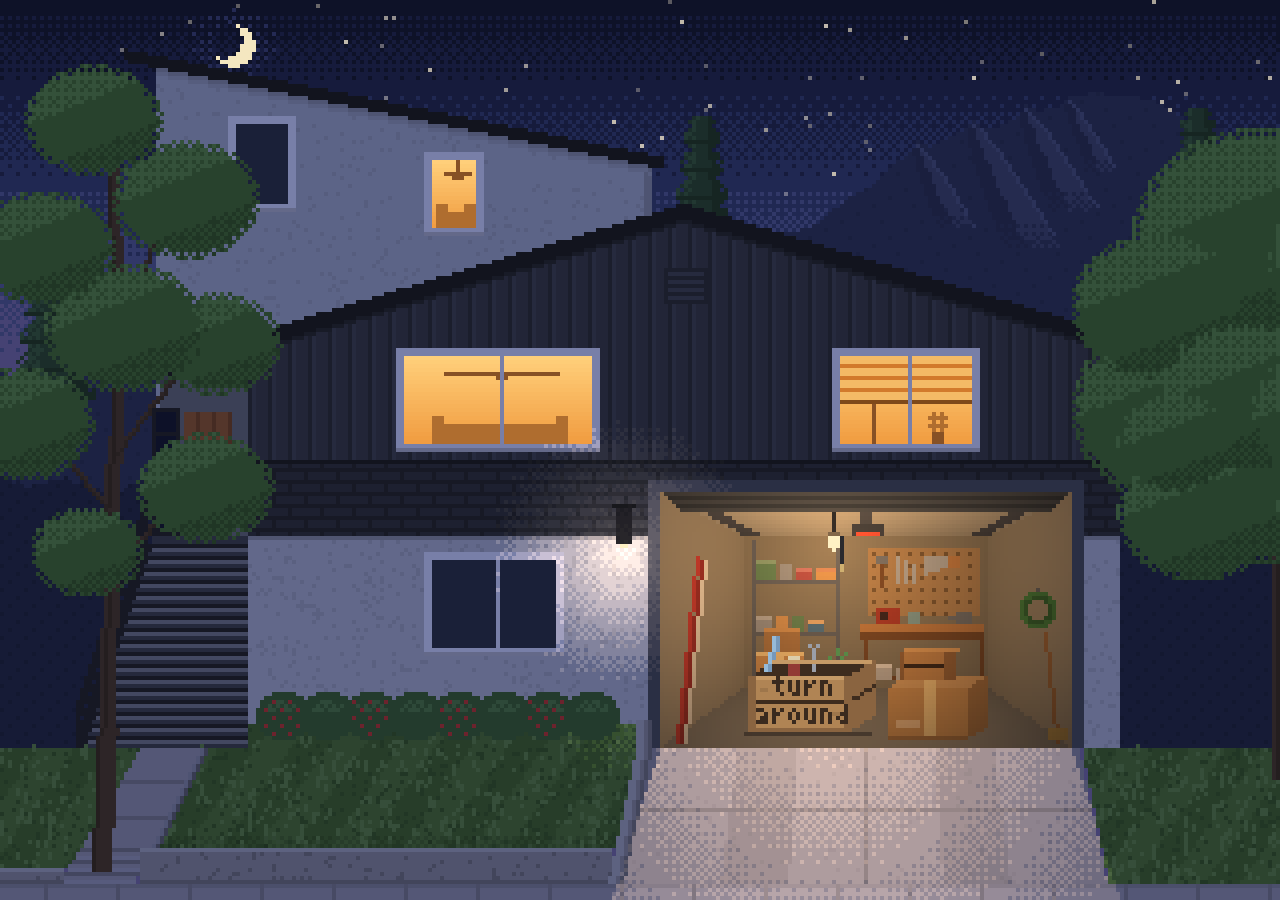
<file: index.html>
<!doctype html>
<html lang="en">
<head>
<meta charset="utf-8">
<meta name="viewport" content="width=device-width, initial-scale=1, viewport-fit=cover">
<title>garage</title>
<meta name="description" content="Jonathan Tari's garage.">
<meta name="theme-color" content="#c7c2b9">
<link rel="preconnect" href="https://fonts.googleapis.com">
<link rel="preconnect" href="https://fonts.gstatic.com" crossorigin>
<link href="https://fonts.googleapis.com/css2?family=Press+Start+2P&display=swap" rel="stylesheet">
<link rel="stylesheet" href="game/css/game.css">
</head>
<body>
<h1 class="sr">Jonathan Tari's garage</h1>
<canvas id="c" aria-hidden="true"></canvas>
<a id="crate" href="/turnaround/" aria-label="Turnaround"></a>
<canvas id="g" hidden aria-label="The game"></canvas>

<div id="hud" hidden>
  <button id="btnPack" aria-label="Backpack (B)" title="Backpack (B)">
    <svg viewBox="0 0 12 12" shape-rendering="crispEdges"><path fill="#d9a441" d="M3 3h6v1h1v7H2V4h1z"/><path fill="#a87a2c" d="M4 1h4v1h1v1H8V2H4v1H3V2h1zM4 6h4v3H4z"/><path fill="#f2d890" d="M5 7h2v1H5z"/></svg>
  </button>
  <button id="btnInfo" aria-label="How to play" title="How to play">
    <svg viewBox="0 0 12 12" shape-rendering="crispEdges"><path fill="#e8e2d4" d="M5 2h2v2H5zM4 5h3v4h1v1H4V9h1V6H4z"/></svg>
  </button>
  <button id="btnSnd" aria-label="Sound on or off" title="Sound">
    <svg viewBox="0 0 12 12" shape-rendering="crispEdges"><path fill="#e8e2d4" d="M2 4h2l3-2v8L4 8H2z"/><path id="sndWaves" fill="#e8e2d4" d="M8 4h1v4H8zM10 3h1v6h-1z"/></svg>
  </button>
</div>

<div id="cap" role="status" aria-live="polite"></div>

<div id="box" hidden role="dialog" aria-live="polite">
  <p id="boxText"></p>
  <ul id="boxChoices"></ul>
</div>

<div id="pack" hidden role="dialog" aria-label="Backpack">
  <div class="bag">
    <div class="flap"><span>BACKPACK</span><button id="packClose" aria-label="Close">✕</button></div>
    <div class="tabs"><button id="tabItems" class="on">Items</button><button id="tabAlbum">Album</button></div>
    <p id="packHint"></p>
    <div id="packBody"></div>
  </div>
</div>

<div id="stick" hidden><i></i></div>
<div id="fade"></div>

<script src="game/js/landing.js"></script>
<script src="game/js/util.js"></script>
<script src="game/data/world.js"></script>
<script src="game/data/items.js"></script>
<script src="game/data/street.js"></script>
<script src="game/data/wander.js"></script>
<script src="game/data/trail.js"></script>
<script src="game/data/flat.js"></script>
<script src="game/data/ballworld.js"></script>
<script src="game/data/egg2.js"></script>
<script src="game/js/sprites.js"></script>
<script src="game/js/render3d.js"></script>
<script src="game/js/env.js"></script>
<script src="game/js/save.js"></script>
<script src="game/js/sfx.js"></script>
<script src="game/js/ui.js"></script>
<script src="game/js/scenes.js"></script>
<script src="game/js/actors.js"></script>
<script src="game/js/closeups.js"></script>
<script src="game/js/flatland.js"></script>
<script src="game/js/ballworld.js"></script>
<script src="game/js/events.js"></script>
<script src="game/js/game.js"></script>
<script src="game/js/landingctl.js"></script>
<script src="game/js/egg2.js"></script>
<script>
  document.getElementById("btnSnd").addEventListener("click", function (e) {
    e.stopPropagation();
    var m = GG.sfx.toggle();
    document.getElementById("sndWaves").style.display = m ? "none" : "";
  });
  if (GG.sfx.muted()) document.getElementById("sndWaves").style.display = "none";
  GG.game.init();
  GG.egg2.init();
</script>
</body>
</html>
</file>
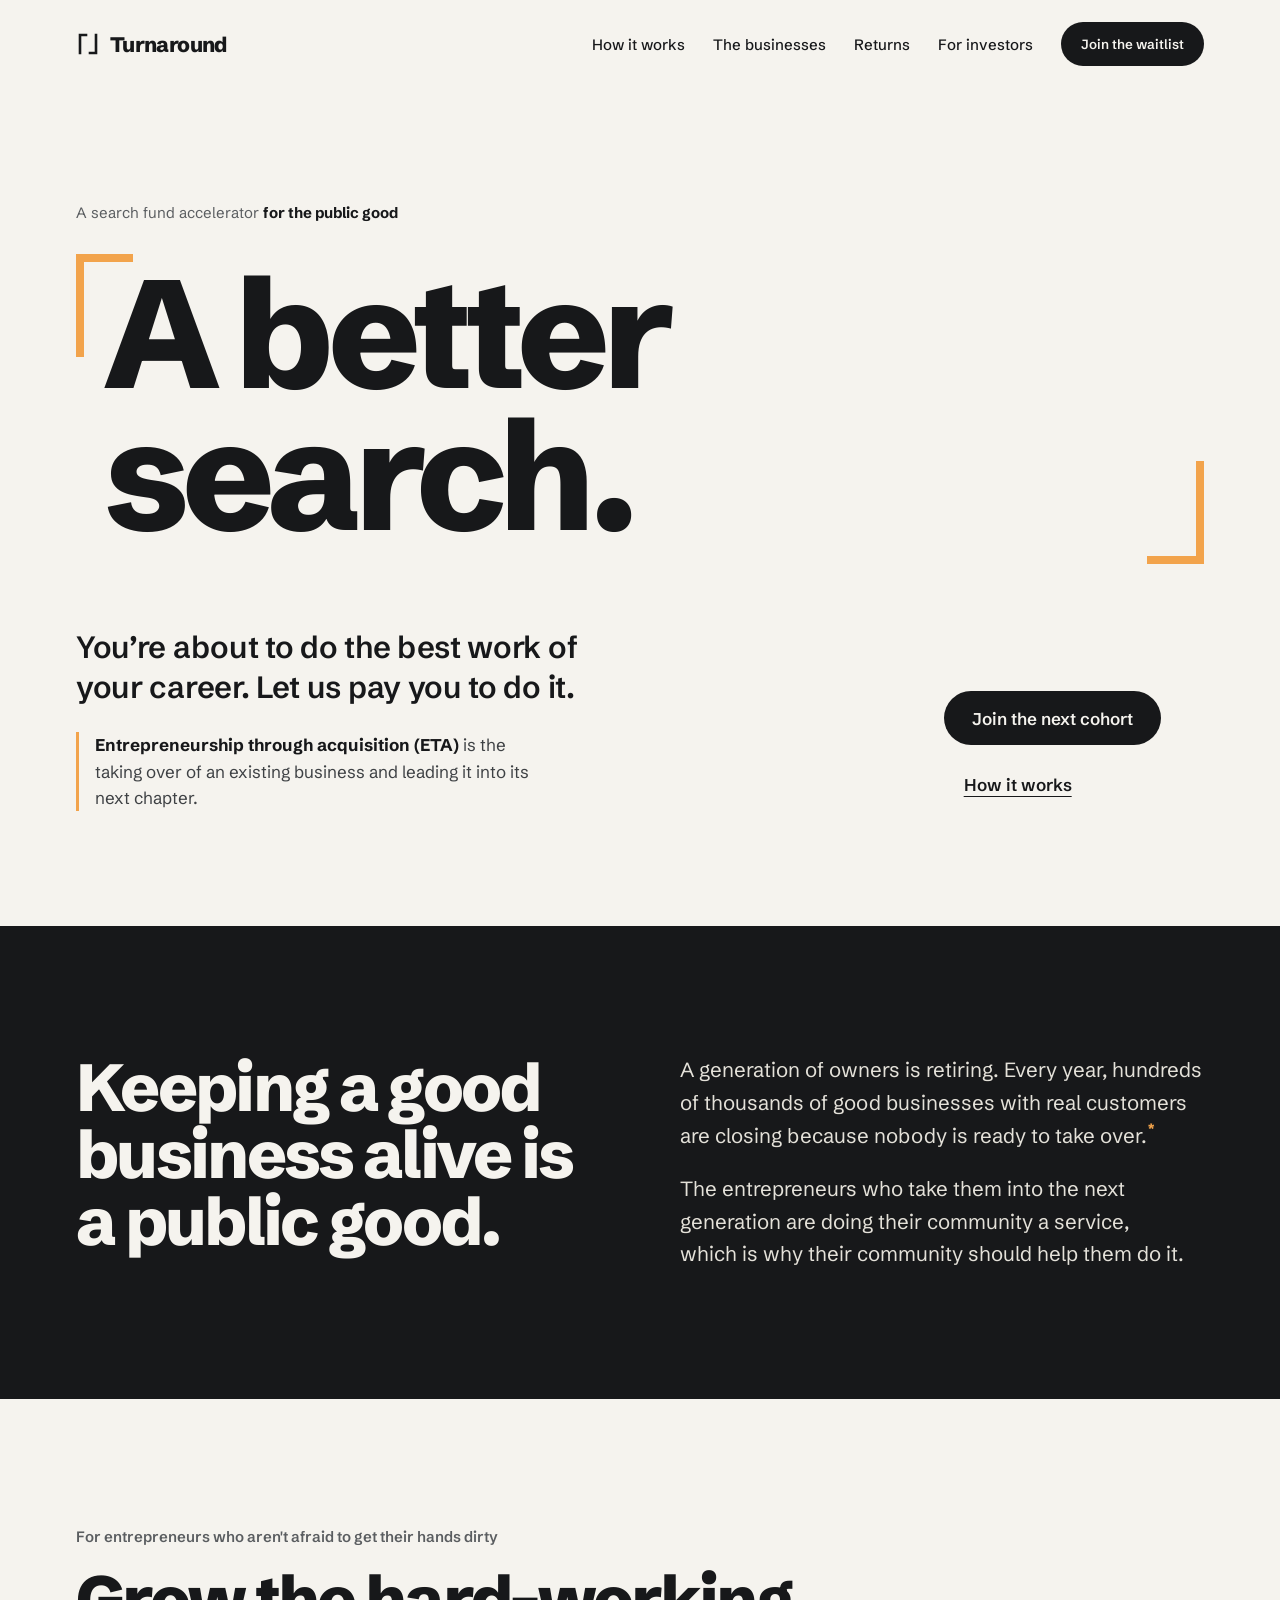
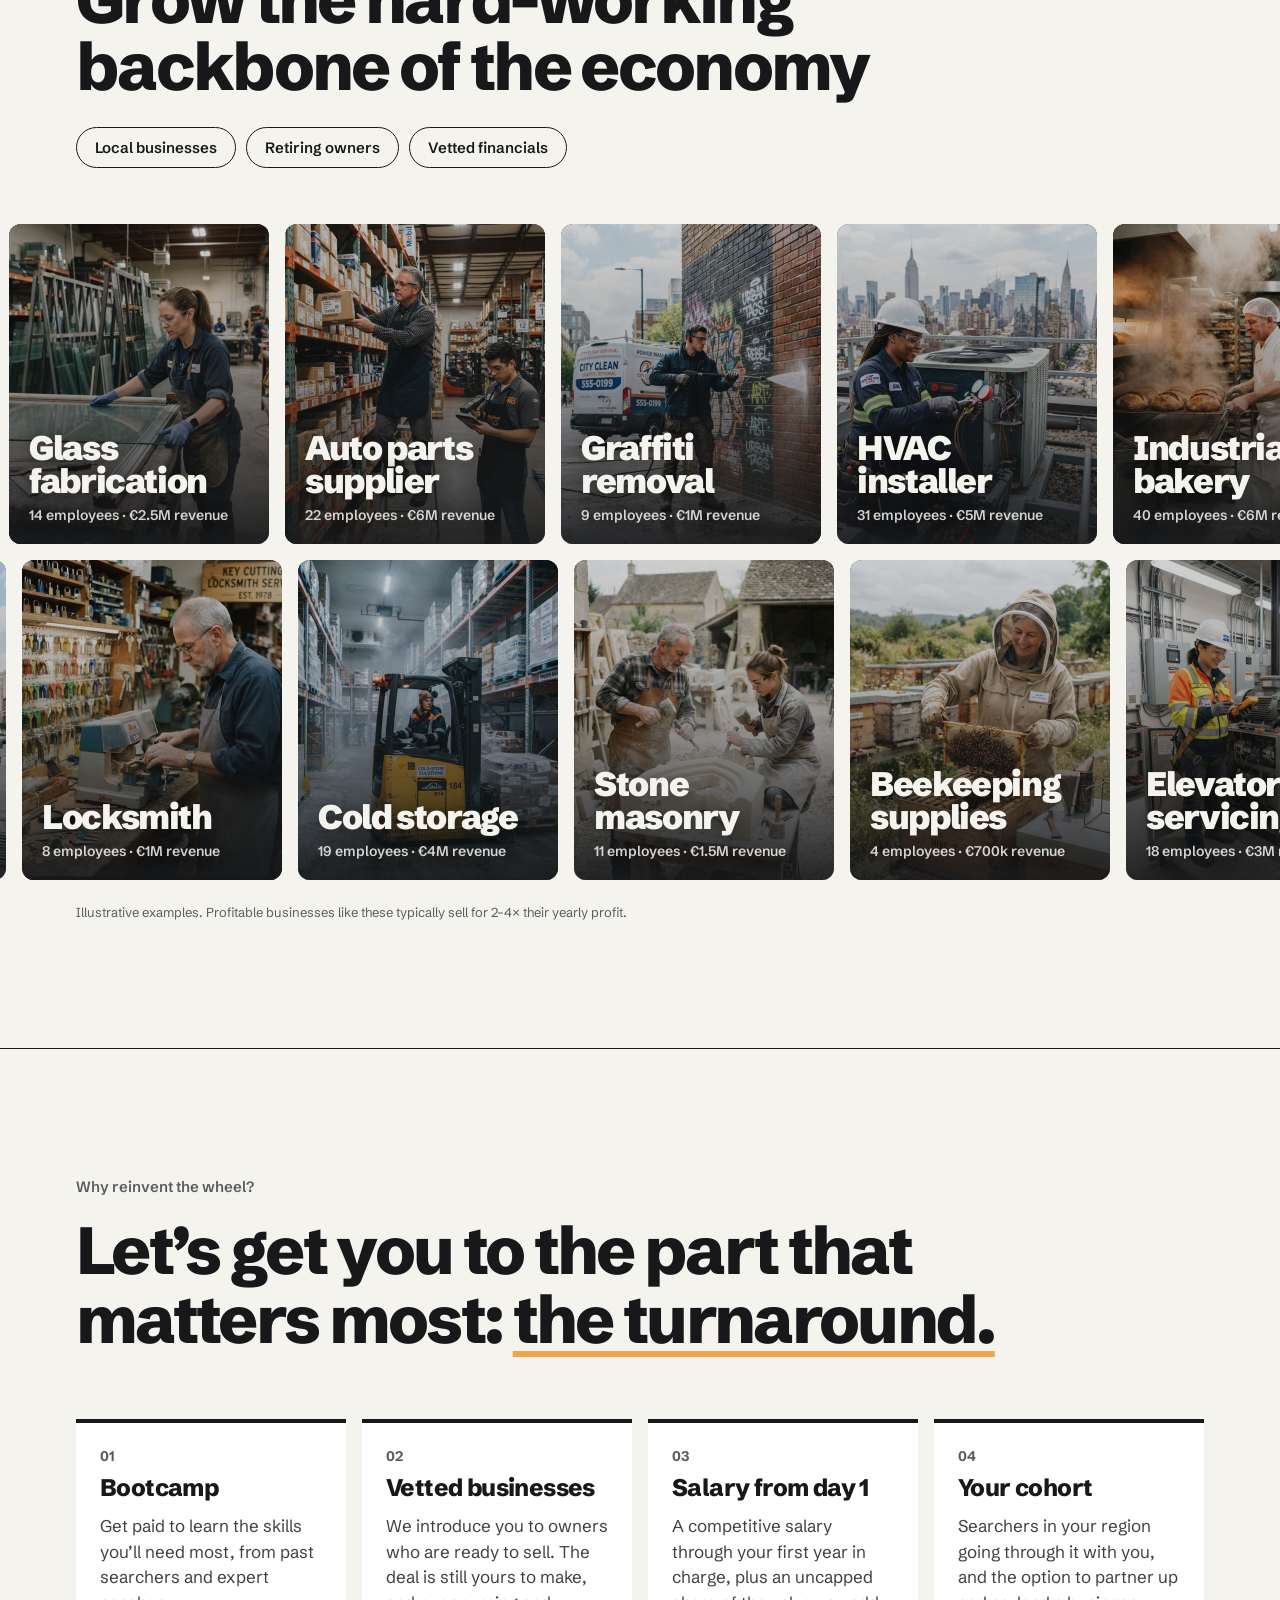
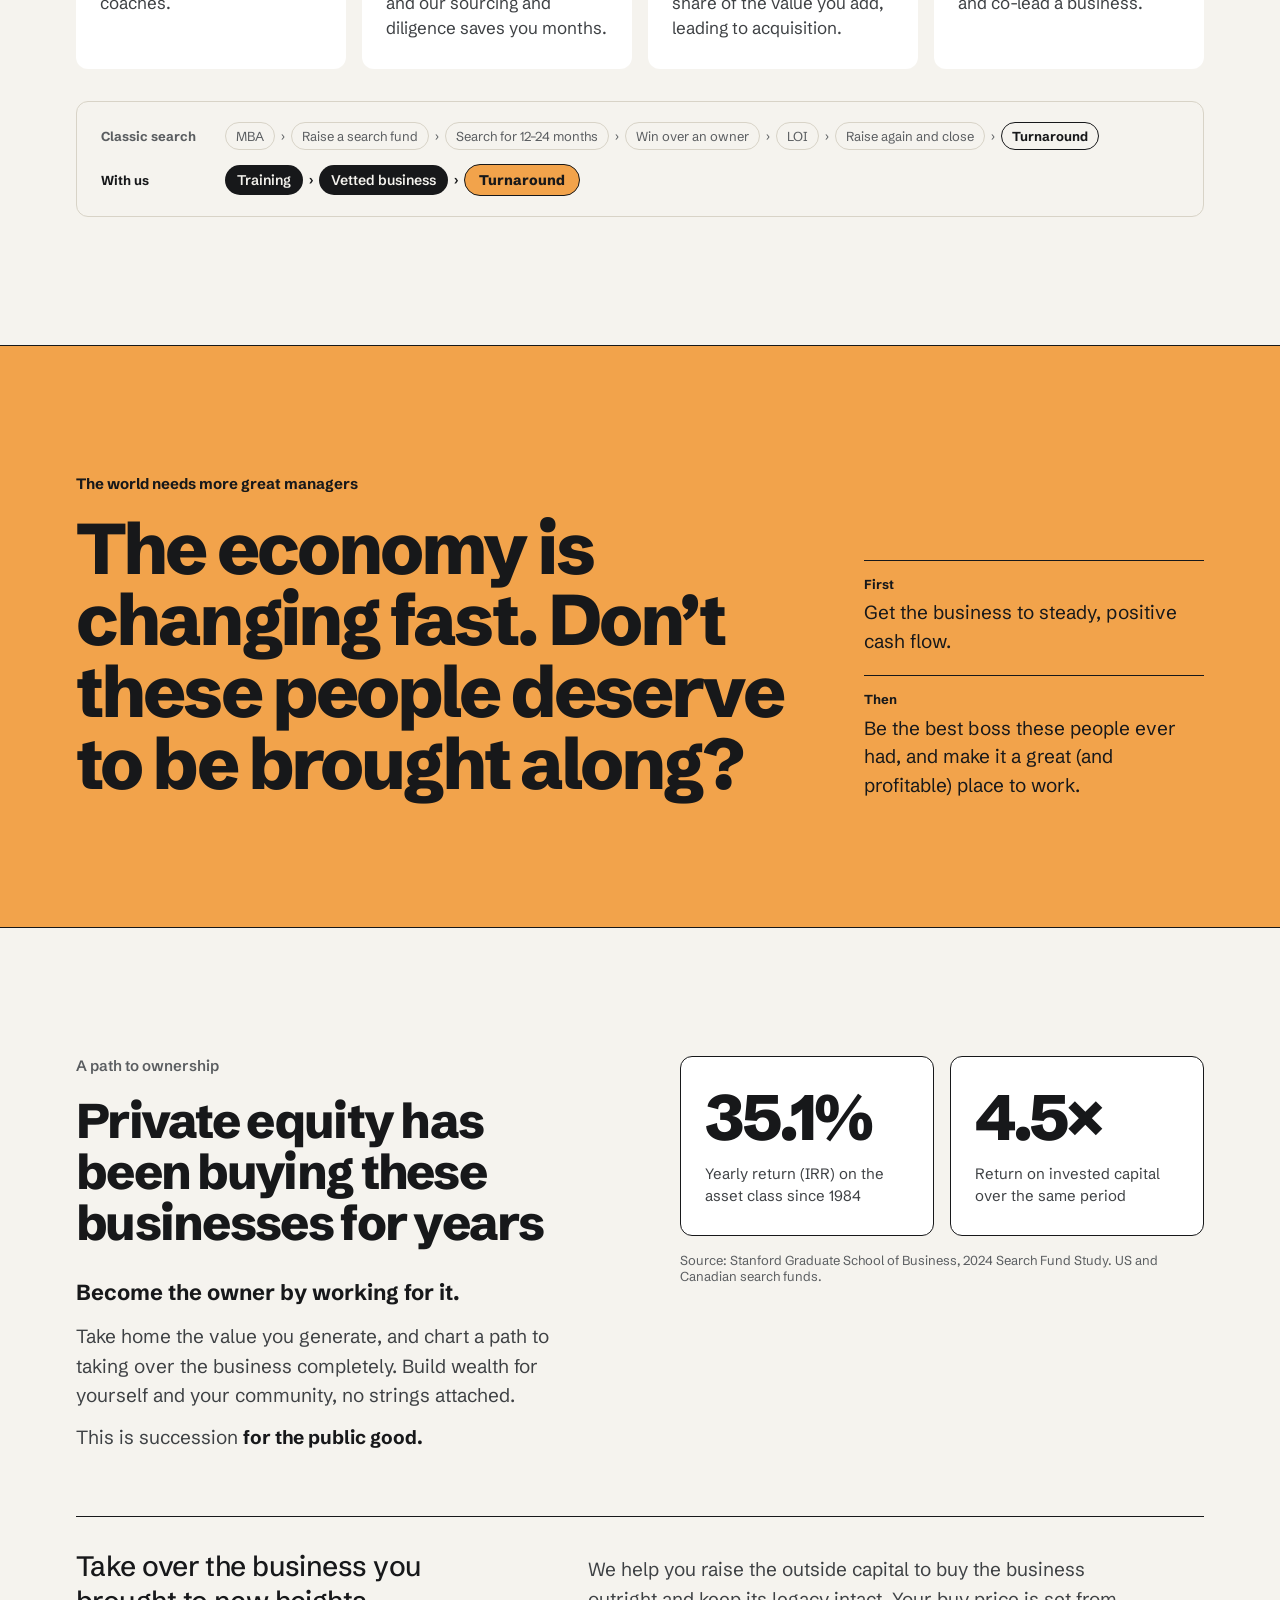
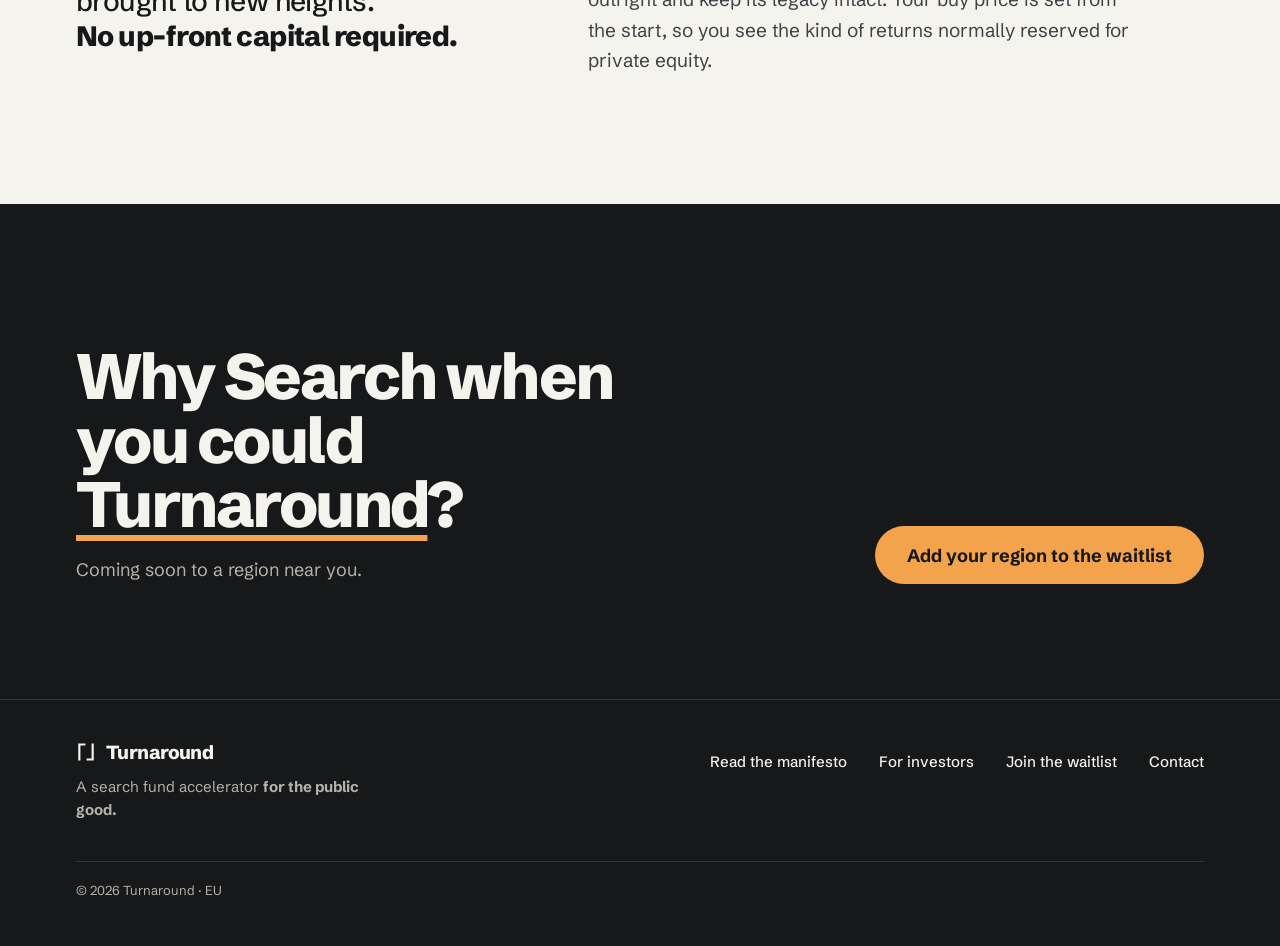
<file: turnaround/index.html>
<!doctype html>
<html lang="en">
<head>
  <meta charset="utf-8" />
  <meta name="viewport" content="width=device-width, initial-scale=1, viewport-fit=cover" />
  <title>Turnaround · A better search</title>
  <meta name="description" content="A search fund accelerator for the public good. We pay entrepreneurs to take over and grow the local businesses their communities can't afford to lose." />

  <link rel="icon" href="favicon.svg?v=2" type="image/svg+xml" />
  <link rel="icon" href="favicon.ico?v=2" sizes="48x48" />
  <link rel="apple-touch-icon" href="apple-touch-icon.png?v=2" />
  <meta name="theme-color" content="#F5F3EE" />
  <meta property="og:type" content="website" />
  <meta property="og:site_name" content="Turnaround" />
  <meta property="og:title" content="Turnaround · A better search" />
  <meta property="og:description" content="A search fund accelerator for the public good. We pay entrepreneurs to take over and grow the local businesses their communities can't afford to lose." />
  <meta property="og:url" content="https://garage.jonathantari.com/turnaround/" />
  <meta property="og:image" content="https://garage.jonathantari.com/turnaround/og-image.png?v=1" />
  <meta property="og:image:width" content="1200" />
  <meta property="og:image:height" content="630" />
  <meta property="og:image:alt" content="A better search. A search fund accelerator for the public good." />
  <meta name="twitter:card" content="summary_large_image" />
  <meta name="twitter:image" content="https://garage.jonathantari.com/turnaround/og-image.png?v=1" />

  <link rel="preconnect" href="https://fonts.googleapis.com" />
  <link rel="preconnect" href="https://fonts.gstatic.com" crossorigin />
  <link
    href="https://fonts.googleapis.com/css2?family=Schibsted+Grotesk:ital,wght@0,400..900;1,400..900&display=swap"
    rel="stylesheet"
  />

  <link rel="stylesheet" href="styles.css?v=32" />

  <!-- Microsoft Clarity -->
  <script type="text/javascript">
    (function(c,l,a,r,i,t,y){
        c[a]=c[a]||function(){(c[a].q=c[a].q||[]).push(arguments)};
        t=l.createElement(r);t.async=1;t.src="https://www.clarity.ms/tag/"+i;
        y=l.getElementsByTagName(r)[0];y.parentNode.insertBefore(t,y);
    })(window, document, "clarity", "script", "wi50pruf4h");
  </script>
</head>
<body>
  <div class="page">

    <!-- ================= NAV ================= -->
    <header>
      <nav class="wrap nav" aria-label="Main">
        <a href="#top" class="brand">
          <svg width="24" height="24" viewBox="0 0 24 24" aria-hidden="true"><path d="M10 3H4v18" fill="none" stroke="currentColor" stroke-width="2.6" stroke-linecap="square"/><path d="M14 21h6V3" fill="none" stroke="currentColor" stroke-width="2.6" stroke-linecap="square"/></svg>
          <span class="brand__name">Turnaround</span>
        </a>
        <div class="nav__links">
          <a href="#how">How it works</a>
          <a href="#local">The businesses</a>
          <a href="#value">Returns</a>
          <a href="investors.html">For investors</a>
          <button type="button" class="pill" data-waitlist-open>Join the waitlist</button>
        </div>
      </nav>
    </header>

    <main>

      <!-- ================= HERO ================= -->
      <section id="top" class="wrap hero" aria-labelledby="hero-title">
        <p class="tagline">A search fund accelerator <b>for the public good</b></p>
        <h1 id="hero-title" class="hero__title"><span class="bracketed">A better search.</span></h1>
        <div class="hero__foot">
          <div class="hero__copy">
            <p class="hero__lead">You&rsquo;re about to do the best work of your career. Let us pay you to do it.</p>
            <p class="hero__aside"><strong>Entrepreneurship through acquisition (ETA)</strong> is the taking over of an existing business and leading it into its next chapter.</p>
          </div>
          <div class="hero__actions">
            <a href="#apply" class="pill pill--lg">Join the next cohort</a>
            <a href="#how" class="text-link">How it works</a>
          </div>
        </div>
      </section>

      <!-- ================= PUBLIC GOOD ================= -->
      <section class="band" aria-labelledby="public-title">
        <div class="wrap section split">
          <h2 id="public-title" class="h2">Keeping a good business alive is a public good.</h2>
          <div>
            <p class="lead">A generation of owners is retiring. Every year, hundreds of thousands of good businesses with real customers are closing because nobody is ready to take over.<button type="button" class="fn-ref" aria-expanded="false" aria-controls="fn-public" aria-label="Show source">*</button></p>
            <p class="lead">The entrepreneurs who take them into the next generation are doing their community a service,<br class="br-desktop" /> which is why their community should help them do it.</p>
            <p class="source" id="fn-public" hidden>In the EU alone, around 150,000 businesses and 600,000 jobs are at risk each year (<a href="https://www.eesc.europa.eu/en/news-media/eesc-info/112022/articles/102465">European Commission</a>). In the US, 2.3 million businesses owned by retiring baby boomers employ 24.7 million people (<a href="https://www.chicagofed.org/publications/profitwise-news-and-views/2020/rethinking-options-for-retiring-entrepreneurs">Federal Reserve Bank of Chicago</a>).</p>
          </div>
        </div>
      </section>

      <!-- ================= THE BUSINESSES ================= -->
      <section id="local" class="section" aria-labelledby="local-title">
        <div class="wrap">
          <p class="kicker">For entrepreneurs who aren't afraid to get their hands dirty</p>
          <h2 id="local-title" class="h2" style="max-width: 24ch;">Grow the hard-working backbone of the economy</h2>
          <ul class="chips" aria-label="How we are organised">
            <li>Local businesses</li>
            <li>Retiring owners</li>
            <li>Vetted financials</li>
          </ul>
        </div>

        <!-- Each track is duplicated by marquee.js so the loop is seamless -->
        <div class="marquee marquee--first">
          <ul class="marquee__track" aria-label="Examples of businesses searchers take over">
            <li class="biz">
              <img src="images/glass-fabrication.jpg" alt="" loading="lazy" />
              <span class="biz__name">Glass fabrication</span>
              <span class="biz__meta">14 employees · €2.5M revenue</span>
            </li>
            <li class="biz">
              <img src="images/auto-parts.jpg" alt="" loading="lazy" />
              <span class="biz__name">Auto parts supplier</span>
              <span class="biz__meta">22 employees · €6M revenue</span>
            </li>
            <li class="biz">
              <img src="images/graffiti-removal.jpg" alt="" loading="lazy" />
              <span class="biz__name">Graffiti removal</span>
              <span class="biz__meta">9 employees · €1M revenue</span>
            </li>
            <li class="biz">
              <img src="images/hvac.jpg" alt="" loading="lazy" />
              <span class="biz__name">HVAC installer</span>
              <span class="biz__meta">31 employees · €5M revenue</span>
            </li>
            <li class="biz">
              <img src="images/bakery.jpg" alt="" loading="lazy" />
              <span class="biz__name">Industrial bakery</span>
              <span class="biz__meta">40 employees · €6M revenue</span>
            </li>
            <li class="biz">
              <img src="images/sign-maker.jpg" alt="" loading="lazy" />
              <span class="biz__name">Sign maker</span>
              <span class="biz__meta">6 employees · €800k revenue</span>
            </li>
            <li class="biz">
              <img src="images/boatyard.jpg" alt="" loading="lazy" />
              <span class="biz__name">Boatyard</span>
              <span class="biz__meta">12 employees · €2M revenue</span>
            </li>
            <li class="biz">
              <img src="images/bicycle-frames.jpg" alt="" loading="lazy" />
              <span class="biz__name">Bicycle frame builder</span>
              <span class="biz__meta">5 employees · €600k revenue</span>
            </li>
          </ul>
        </div>
        <div class="marquee">
          <ul class="marquee__track marquee__track--rev" aria-hidden="true">
            <li class="biz">
              <img src="images/elevator-servicing.jpg" alt="" loading="lazy" />
              <span class="biz__name">Elevator servicing</span>
              <span class="biz__meta">18 employees · €3M revenue</span>
            </li>
            <li class="biz">
              <img src="images/laundry.jpg" alt="" loading="lazy" />
              <span class="biz__name">Commercial laundry</span>
              <span class="biz__meta">27 employees · €3M revenue</span>
            </li>
            <li class="biz">
              <img src="images/pipe-organ.jpg" alt="" loading="lazy" />
              <span class="biz__name">Pipe organ restoration</span>
              <span class="biz__meta">7 employees · €900k revenue</span>
            </li>
            <li class="biz">
              <img src="images/scaffolding.jpg" alt="" loading="lazy" />
              <span class="biz__name">Scaffolding rental</span>
              <span class="biz__meta">35 employees · €5M revenue</span>
            </li>
            <li class="biz">
              <img src="images/locksmith.jpg" alt="" loading="lazy" />
              <span class="biz__name">Locksmith</span>
              <span class="biz__meta">8 employees · €1M revenue</span>
            </li>
            <li class="biz">
              <img src="images/cold-storage.jpg" alt="" loading="lazy" />
              <span class="biz__name">Cold storage</span>
              <span class="biz__meta">19 employees · €4M revenue</span>
            </li>
            <li class="biz">
              <img src="images/stone-masonry.jpg" alt="" loading="lazy" />
              <span class="biz__name">Stone masonry</span>
              <span class="biz__meta">11 employees · €1.5M revenue</span>
            </li>
            <li class="biz">
              <img src="images/beekeeping.jpg" alt="" loading="lazy" />
              <span class="biz__name">Beekeeping supplies</span>
              <span class="biz__meta">4 employees · €700k revenue</span>
            </li>
          </ul>
        </div>
        <p class="wrap note marquee-note">Illustrative examples. Profitable businesses like these typically sell for 2–4× their yearly profit.</p>
      </section>

      <!-- ================= HOW IT WORKS ================= -->
      <section id="how" class="ruled" aria-labelledby="how-title">
        <div class="wrap section how">
        <p class="kicker">Why reinvent the wheel?</p>
        <h2 id="how-title" class="h2 how__title">Let&rsquo;s get you to the part that matters most: <span class="underline-accent">the turnaround.</span></h2>

        <div class="cards">
          <div class="card">
            <p class="card__num">01</p>
            <h3 class="card__title">Bootcamp</h3>
            <p class="card__body">Get paid to learn the skills you&rsquo;ll need most, from past searchers and expert coaches.</p>
          </div>
          <div class="card">
            <p class="card__num">02</p>
            <h3 class="card__title">Vetted businesses</h3>
            <p class="card__body">We introduce you to owners who are ready to sell. The deal is still yours to make, and our sourcing and diligence saves you months.</p>
          </div>
          <div class="card">
            <p class="card__num">03</p>
            <h3 class="card__title">Salary from day 1</h3>
            <p class="card__body">A competitive salary through your first year in charge, plus an uncapped share of the value you add, leading to acquisition.</p>
          </div>
          <div class="card">
            <p class="card__num">04</p>
            <h3 class="card__title">Your cohort</h3>
            <p class="card__body">Searchers in your region going through it with you, and the option to partner up and co-lead a business.</p>
          </div>
        </div>

        <div class="paths">
          <div class="path">
            <span class="path__label">Classic search</span>
            <ol class="steps" aria-label="Classic search steps">
              <li>MBA</li><li class="sep" aria-hidden="true">›</li>
              <li>Raise a search fund</li><li class="sep" aria-hidden="true">›</li>
              <li>Search for 12–24 months</li><li class="sep" aria-hidden="true">›</li>
              <li>Win over an owner</li><li class="sep" aria-hidden="true">›</li>
              <li>LOI</li><li class="sep" aria-hidden="true">›</li>
              <li>Raise again and close</li><li class="sep" aria-hidden="true">›</li>
              <li class="is-end">Turnaround</li>
            </ol>
          </div>
          <div class="path path--ours">
            <span class="path__label">With us</span>
            <ol class="steps" aria-label="Turnaround steps">
              <li>Training</li><li class="sep" aria-hidden="true">›</li>
              <li>Vetted business</li><li class="sep" aria-hidden="true">›</li>
              <li class="is-end">Turnaround</li>
            </ol>
          </div>
        </div>
        </div>
      </section>

      <!-- ================= BE A GREAT BOSS ================= -->
      <section class="band--accent" aria-labelledby="jobs-title">
        <div class="wrap section split split--end jobs">
          <div>
            <p class="kicker">The world needs more great managers</p>
            <h2 id="jobs-title" class="h2 jobs__title">The economy is changing fast. Don&rsquo;t these people deserve to be brought along?</h2>
          </div>
          <ol class="rules">
            <li><b>First</b>Get the business to steady, positive cash flow.</li>
            <li><b>Then</b>Be the best boss these people ever had, and make it a great (and profitable) place to work.</li>
          </ol>
        </div>
      </section>

      <!-- ================= RETURNS ================= -->
      <section id="value" class="wrap section" aria-labelledby="value-title">
        <div class="split">
          <div>
            <p class="kicker">A path to ownership</p>
            <h2 id="value-title" class="h2 h2--sm">Private equity has been buying these businesses for years</h2>
            <div class="ownership">
              <p class="ownership__lead">Become the owner by working for it.</p>
              <p>Take home the value you generate, and chart a path to taking over the business completely. Build wealth for yourself and your community, no strings attached.</p>
              <p>This is succession <b class="nowrap">for the public good.</b></p>
            </div>
          </div>
          <div class="stats">
            <div class="stat">
              <p class="stat__num">35.1%</p>
              <p class="stat__label">Yearly return (IRR) on the asset class since 1984</p>
            </div>
            <div class="stat">
              <p class="stat__num">4.5×</p>
              <p class="stat__label">Return on invested capital over the same period</p>
            </div>
            <p class="note">Source: Stanford Graduate School of Business, 2024 Search Fund Study. US and Canadian search funds.</p>
          </div>
        </div>

        <div class="upside">
          <h3><span class="upside__soft">Take over the business you brought to new heights.</span> No up-front capital required.</h3>
          <p>We help you raise the outside capital to buy the business outright and keep its legacy intact. Your buy price is set from the start, so you see the kind of returns normally reserved for private equity.</p>
        </div>
      </section>

      <!-- ================= APPLY ================= -->
      <section id="apply" class="band" aria-labelledby="apply-title">
        <div class="wrap cta-band">
          <div>
            <h2 id="apply-title" class="h-closing">Why Search when you could <span class="underline-accent">Turnaround</span>?</h2>
            <p class="cta-band__sub">Coming soon to a region near you.</p>
          </div>
          <button type="button" class="pill pill--accent" data-waitlist-open>Add your region to the waitlist</button>
        </div>
      </section>

    </main>

    <!-- ================= FOOTER ================= -->
    <footer class="footer">
      <div class="wrap footer__inner">
        <div class="footer__brand">
          <p class="footer__mark"><svg width="20" height="20" viewBox="0 0 24 24" aria-hidden="true"><path d="M10 3H4v18" fill="none" stroke="currentColor" stroke-width="2.6" stroke-linecap="square"/><path d="M14 21h6V3" fill="none" stroke="currentColor" stroke-width="2.6" stroke-linecap="square"/></svg><span>Turnaround</span></p>
          <p class="footer__tag">A search fund accelerator <b>for the public good.</b></p>
        </div>
        <nav aria-label="Footer">
          <a href="https://jonathantari.github.io/website/site/">Read the manifesto</a>
          <a href="investors.html">For investors</a>
          <a href="#apply">Join the waitlist</a>
          <a href="mailto:me@jonathantari.com?subject=Turnaround">Contact</a>
        </nav>
        <p class="footer__legal">© 2026 Turnaround · EU</p>
      </div>
    </footer>

  </div>

  <!-- ================= WAITLIST MODAL ================= -->
  <div class="modal" id="waitlist" hidden>
    <div class="modal__scrim" data-waitlist-close></div>
    <div class="modal__dialog" role="dialog" aria-modal="true" aria-labelledby="wl-title">
      <button type="button" class="modal__close" aria-label="Close" data-waitlist-close>
        <svg width="18" height="18" viewBox="0 0 24 24" aria-hidden="true"><path d="M6 6l12 12M18 6L6 18" stroke="currentColor" stroke-width="2" stroke-linecap="round"/></svg>
      </button>

      <form class="modal__view" data-view="form" novalidate>
        <p class="modal__kicker">Waitlist</p>
        <h2 id="wl-title" class="modal__title">Bring Turnaround to your city</h2>

        <div class="field">
          <label for="wl-region">Your city</label>
          <input id="wl-region" name="region" type="text" autocomplete="address-level2" placeholder="City, country" required maxlength="120" />
        </div>

        <div class="field">
          <label for="wl-email">Email <span class="field__optional">(optional)</span></label>
          <input id="wl-email" name="email" type="email" autocomplete="email" placeholder="you@example.com" maxlength="160" />
        </div>

        <p class="field__error" data-error role="alert" hidden></p>

        <button type="submit" class="modal__submit">Add my city</button>
      </form>

      <div class="modal__view" data-view="done" hidden>
        <div class="modal__check" aria-hidden="true"><svg width="24" height="24" viewBox="0 0 24 24"><path d="M5 12.5l4.5 4.5L19 7.5" fill="none" stroke="currentColor" stroke-width="2.4" stroke-linecap="round" stroke-linejoin="round"/></svg></div>
        <h2 class="modal__title" tabindex="-1" data-done-title>You&rsquo;re on the list</h2>
        <p class="modal__body">We&rsquo;ve counted <b data-done-region></b>. When enough people nearby join, we&rsquo;ll start a chapter there.</p>
        <button type="button" class="modal__secondary" data-waitlist-close>Done</button>
      </div>
    </div>
  </div>

  <script src="marquee.js?v=3" defer></script>
  <script src="waitlist.js?v=5" defer></script>
  <script src="footnotes.js?v=1" defer></script>
</body>
</html>
</file>
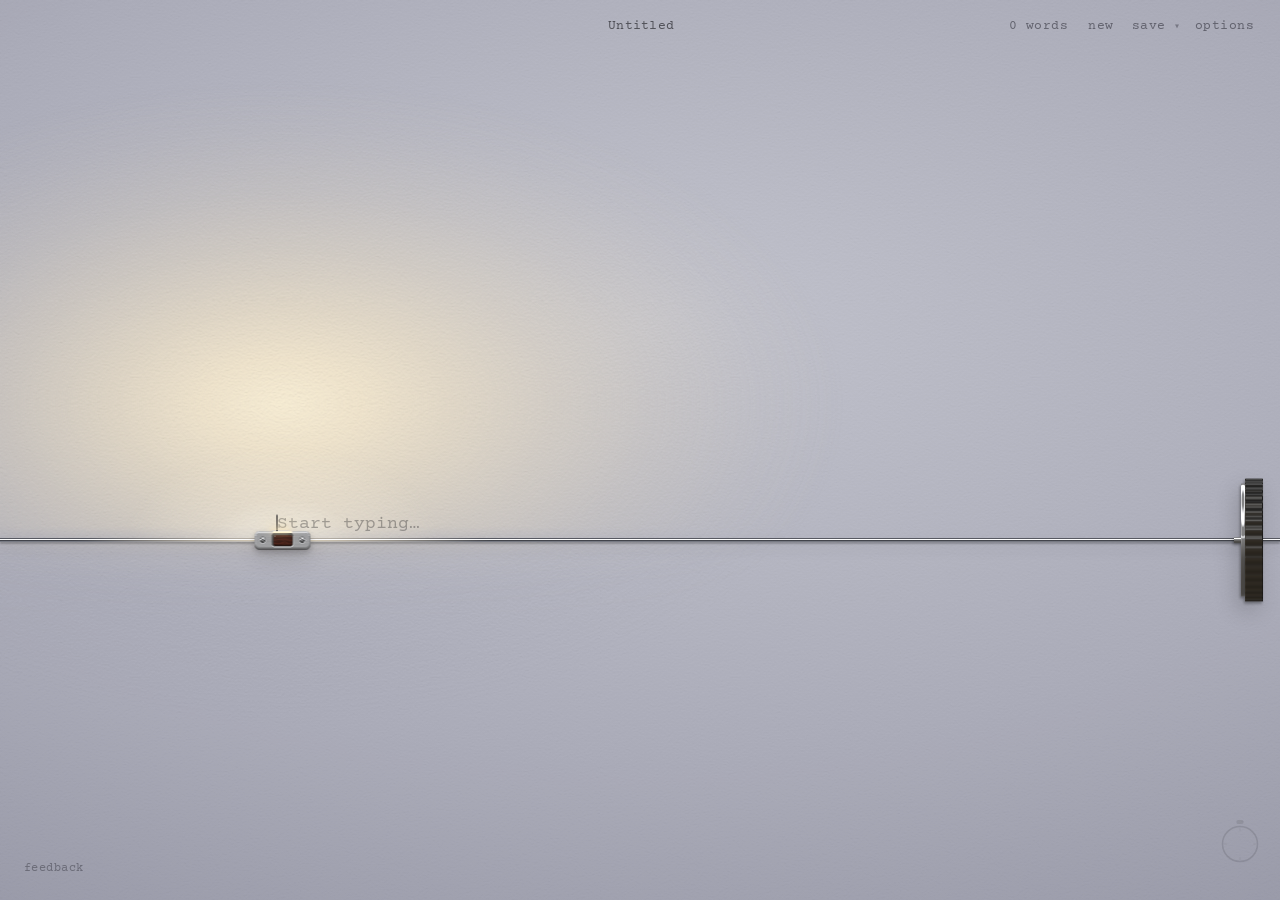
<file: typewriter/index.html>
<!DOCTYPE html>
<html lang="en">
<head>
<meta charset="utf-8">
<meta name="viewport" content="width=device-width, initial-scale=1, maximum-scale=1, viewport-fit=cover">
<title>Typewriter</title>
<link rel="icon" type="image/svg+xml" href="data:image/svg+xml,%3Csvg xmlns='http://www.w3.org/2000/svg' viewBox='0 0 64 64'%3E%3Cdefs%3E%3ClinearGradient id='b' x1='0' y1='0' x2='0' y2='1'%3E%3Cstop offset='0' stop-color='%23545660'/%3E%3Cstop offset='1' stop-color='%231c1d22'/%3E%3C/linearGradient%3E%3C/defs%3E%3Crect x='18' y='4' width='28' height='26' rx='1.5' fill='%23f6f1e4' stroke='%23b9b2a2'/%3E%3Cpath d='M23 12h18M23 17h14M23 22h16' stroke='%2333333a' stroke-width='2' stroke-linecap='round'/%3E%3Crect x='6' y='26' width='52' height='9' rx='4.5' fill='%23202126'/%3E%3Ccircle cx='6' cy='30.5' r='5' fill='%23101114'/%3E%3Ccircle cx='58' cy='30.5' r='5' fill='%23101114'/%3E%3Cpath d='M8 36h48l4 22H4z' fill='url(%23b)'/%3E%3Cg fill='%23e9e4d8'%3E%3Ccircle cx='15' cy='44' r='2.4'/%3E%3Ccircle cx='23' cy='44' r='2.4'/%3E%3Ccircle cx='31' cy='44' r='2.4'/%3E%3Ccircle cx='39' cy='44' r='2.4'/%3E%3Ccircle cx='47' cy='44' r='2.4'/%3E%3Ccircle cx='19' cy='51' r='2.4'/%3E%3Ccircle cx='27' cy='51' r='2.4'/%3E%3Ccircle cx='35' cy='51' r='2.4'/%3E%3Ccircle cx='43' cy='51' r='2.4'/%3E%3C/g%3E%3C/svg%3E">
<!-- Anonymous stats (Umami, cookieless). Never the page title (it holds the file name) and never any text:
     only a visit and, now and then, how many words were added. Off with GPC / Do Not Track / the ?nostats link. -->
<script>
(()=>{try{
  if(location.hostname!=='garage.jonathantari.com')return;
  // Opt-out link Tari can send people who ask: ?nostats (undo with ?stats)
  if(/[?&]nostats\b/.test(location.search))localStorage.setItem('umami.disabled','1');
  if(/[?&]stats\b/.test(location.search))localStorage.removeItem('umami.disabled');
  if(navigator.globalPrivacyControl||navigator.doNotTrack==='1'||localStorage.getItem('umami.disabled'))return;
  const s=document.createElement('script');s.defer=true;s.src='https://cloud.umami.is/script.js';
  s.dataset.websiteId='b6e1a65b-8a2c-4193-8ab2-f028ec8f7249';s.dataset.autoTrack='false';s.dataset.doNotTrack='true';
  s.dataset.excludeSearch='true';s.dataset.excludeHash='true';s.dataset.domains='garage.jonathantari.com';
  s.onload=()=>window.umami&&umami.track(p=>({...p,title:'Typewriter'}));
  document.head.appendChild(s);
}catch(e){}})();
</script>
<link rel="preconnect" href="https://fonts.googleapis.com">
<link rel="preconnect" href="https://fonts.gstatic.com" crossorigin>
<link href="https://fonts.googleapis.com/css2?family=Courier+Prime:ital,wght@0,400;0,700;1,400;1,700&display=swap" rel="stylesheet">
<style>
:root{
  --fs:17px; --lh:30px; --cw:10.2px;
  --ink:#141418;
  --hud:rgba(26,26,36,.5); --hud-hover:rgba(26,26,36,.07);
  --card:#ecebe8; --card-ink:#1d1d22; --sel:rgba(70,80,140,.22);
  --hx:50vw; --cy:60vh; --rx:420px; --ry:240px;
}
body.day{ --ink:#111112; --hud:rgba(52,44,32,.5); --hud-hover:rgba(52,44,32,.07); --card:#faf6ec; --sel:rgba(150,120,60,.2) }
*{box-sizing:border-box}
html,body{margin:0;height:100%;overflow:hidden;background:#8d8e9c}
body{position:fixed;inset:0;font-family:'Courier Prime','Courier New',Courier,monospace;color:var(--ink);
  -webkit-font-smoothing:antialiased;-webkit-tap-highlight-color:transparent}
#stage{position:absolute;left:0;top:0;width:100%;height:100%;overflow:hidden;cursor:text;touch-action:none;user-select:none;-webkit-user-select:none}
.layer{position:absolute;inset:0;pointer-events:none}

/* ---------- paper ---------- */
#bgNight{background:radial-gradient(ellipse 125% 95% at 50% 36%,#c3c4ce 0%,#acadba 50%,#8e8f9f 100%)}
#bgDay{opacity:0;transition:opacity .8s ease;background:radial-gradient(ellipse 120% 100% at 50% 40%,#f8f4ea 0%,#f1ebdd 55%,#e2d9c5 100%)}
body.day #bgDay{opacity:1}
.tex{background-image:url("data:image/svg+xml;utf8,<svg xmlns='http://www.w3.org/2000/svg' width='300' height='300'><filter id='f' x='0' y='0' width='100%' height='100%'><feTurbulence type='fractalNoise' baseFrequency='.72' numOctaves='3' seed='7' stitchTiles='stitch' result='n'/><feColorMatrix in='n' type='luminanceToAlpha' result='a'/><feDiffuseLighting in='a' surfaceScale='1.7' lighting-color='%23fff' diffuseConstant='1.05'><feDistantLight azimuth='90' elevation='52'/></feDiffuseLighting></filter><rect width='100%' height='100%' filter='url(%23f)'/></svg>");
  mix-blend-mode:multiply}
#tex{opacity:.10}
body.day #tex{opacity:.13}

/* ---------- lamp (on the typing head) ---------- */
#lamp,#hot{position:absolute;left:0;top:0;pointer-events:none;will-change:transform;transition:opacity .7s ease}
#lamp{background:radial-gradient(ellipse 50% 50% at 50% 50%,
  rgba(255,244,216,.92) 0%,rgba(254,240,209,.82) 14%,rgba(250,235,203,.64) 30%,rgba(246,231,200,.42) 48%,rgba(242,228,198,.22) 66%,rgba(239,226,197,.08) 84%,rgba(238,225,196,0) 100%)}
body.day #lamp{opacity:.55}
#hot{width:320px;height:110px;margin:-108px 0 0 -160px;
  background:radial-gradient(ellipse 50% 88% at 50% 100%,rgba(255,250,236,.72),rgba(255,245,226,.26) 45%,rgba(255,244,224,0) 100%)}
#texLit{opacity:.24;-webkit-mask-image:radial-gradient(ellipse 50% 50% at 50% 50%,#000 0%,rgba(0,0,0,.6) 45%,transparent 100%);
  mask-image:radial-gradient(ellipse 50% 50% at 50% 50%,#000 0%,rgba(0,0,0,.6) 45%,transparent 100%)}
/* lamp-lit layers are a window the size of the lamp ellipse that slides with the head (transform),
   while their content slides the opposite way so it stays put on the page. Following the head is then
   pure compositing: the masks and the SVG paper texture are painted once, never per frame. */
#texLit,#lit{position:absolute;left:0;top:0;right:auto;bottom:auto;inset:auto;width:calc(var(--rx) * 2);height:calc(var(--ry) * 2);will-change:transform}
#texLit{mix-blend-mode:multiply;background:none}
#texLitIn,#litIn{position:absolute;left:0;top:0;will-change:transform}
#texLitIn{width:100vw;height:100vh;mix-blend-mode:normal}
body.lamp-off #lamp,body.lamp-off #hot,body.lamp-off #texLit,body.lamp-off #lit,body.lamp-off #barGlint{opacity:0}

/* ---------- ink ---------- */
#view{position:absolute;inset:0;pointer-events:none}
#lines,#litE,#litG{position:absolute;left:0;top:0;will-change:transform}
.ln{position:absolute;left:0;height:var(--lh);line-height:var(--lh);white-space:pre;font-size:var(--fs)}
#lines .ln{color:var(--ink);text-shadow:0 0 .5px rgba(10,10,14,.55);transition:opacity .35s ease}
body.day #lines .ln{text-shadow:0 0 .45px rgba(0,0,0,.5),0 .6px 0 rgba(255,255,255,.55)}
#lines .ln.below{opacity:.38}
.b{font-weight:700}.i{font-style:italic}
.s{background:var(--sel);border-radius:1px}
.c{display:inline-block;width:var(--cw)}
.f{animation:strike 120ms cubic-bezier(.2,.7,.3,1) both}
@keyframes strike{
  0%{opacity:0;transform:scale(1.07);filter:blur(.7px)}
  40%{opacity:1;transform:scale(1);filter:blur(0);text-shadow:0 0 1.4px rgba(0,0,0,.7)}
  100%{opacity:1;transform:scale(1)}
}
/* lit ink: cast shadow away from the lamp + glossy fill near the hotspot */
#lit{position:absolute;inset:0;pointer-events:none;transition:opacity .7s ease;
  -webkit-mask-image:radial-gradient(ellipse 50% 50% at 50% 50%,#000 0%,rgba(0,0,0,.92) 30%,rgba(0,0,0,.5) 62%,transparent 100%);
          mask-image:radial-gradient(ellipse 50% 50% at 50% 50%,#000 0%,rgba(0,0,0,.92) 30%,rgba(0,0,0,.5) 62%,transparent 100%)}
#litE .ln{color:transparent}
#litE .k{
  --dx:calc(var(--ex) - var(--c) * var(--cw));
  --dy:calc(var(--ey) - var(--top));
  --a:atan2(var(--dy),var(--dx));
  text-shadow:
    calc(cos(var(--a)) * -.6px) calc(sin(var(--a)) * -.6px) .8px rgba(40,26,8,.26),
    calc(cos(var(--a)) * .42px) calc(sin(var(--a)) * .42px) .15px rgba(255,250,238,.62)}
#litG .ln{color:transparent;-webkit-background-clip:text;background-clip:text;
  background-image:radial-gradient(ellipse 170px 64px at var(--gx) calc(var(--gy) - var(--top)),
    #3f3934 0%,#2a2623 34%,#161518 70%,#111114 100%)}
#lines .ln{-webkit-text-stroke:0}

/* ---------- carriage: bail bar, head, caret, knob ---------- */
#bar{position:absolute;left:0;right:0;top:0;height:4px;margin-top:-2px;pointer-events:none;
  background:linear-gradient(#26272c 0%,#5d5f68 14%,#d9dbe0 30%,#ffffff 38%,#b9bbc3 46%,#4f5159 58%,#2e2f35 70%,#7d808a 86%,#3a3b41 100%);
  box-shadow:0 2px 2px rgba(0,0,0,.22),0 7px 14px rgba(0,0,0,.09)}
body.day #bar{background:linear-gradient(#3a3b41 0%,#7a7c85 14%,#e6e7eb 30%,#ffffff 38%,#c6c8cf 46%,#62646c 58%,#45464d 70%,#9a9ca5 86%,#4a4b52 100%)}
#barGlint{position:absolute;left:0;top:0;width:420px;height:4px;margin:-2px 0 0 -210px;pointer-events:none;will-change:transform;
  background:radial-gradient(ellipse 50% 100% at 50% 50%,rgba(255,236,196,.95),rgba(255,236,196,0));mix-blend-mode:screen;transition:opacity .7s}
#head{position:absolute;left:0;top:0;width:56px;height:18px;margin:-9px 0 0 -28px;pointer-events:none;will-change:transform}
#hb{position:absolute;inset:0;filter:drop-shadow(0 1px .6px rgba(0,0,0,.45)) drop-shadow(0 3px 3px rgba(0,0,0,.22)) drop-shadow(0 8px 10px rgba(0,0,0,.12))}
#headC{position:absolute;left:0;top:0;width:56px;height:18px}
#win{position:absolute;left:18.5px;top:3.5px;width:19px;height:11px;perspective:28px}
#winC{position:absolute;inset:0;width:19px;height:11px;transform-origin:50% 50%;backface-visibility:hidden}
#led{position:absolute;left:50%;top:-1px;width:18px;height:2px;margin-left:-11px;border-radius:2px;transition:opacity .6s ease;
  box-shadow:0 0 4px .5px rgba(255,234,186,.75),0 -3px 12px 3px rgba(255,228,175,.4)}
body.lamp-off #led{opacity:0}
#swapLbl{position:absolute;left:0;top:0;font-size:10px;letter-spacing:.18em;text-transform:uppercase;color:var(--hud);white-space:nowrap;pointer-events:none;opacity:0;will-change:transform}
#caret{position:absolute;left:0;top:0;width:1.5px;margin-left:-.75px;border-radius:1px;background:var(--ink);opacity:.55;pointer-events:none;will-change:transform;animation:blink 1.15s steps(1) infinite}
body.typing #caret{animation:none}
body.blurred #caret{opacity:0;animation:none}
@keyframes blink{55%{opacity:0}}
#knob{position:absolute;left:0;top:0;cursor:ns-resize;touch-action:none;filter:drop-shadow(-1px 2px 1.5px rgba(0,0,0,.35)) drop-shadow(-5px 9px 10px rgba(0,0,0,.16))}
#hint{position:absolute;left:0;top:0;font-size:var(--fs);line-height:var(--lh);color:var(--ink);opacity:.32;white-space:pre;pointer-events:none;transition:opacity .4s}

/* ---------- UI ---------- */
#hud{position:absolute;left:0;right:0;top:0;z-index:10;display:flex;align-items:center;gap:2px;
  padding:14px 18px;padding-top:max(14px,env(safe-area-inset-top));font-size:12.5px;letter-spacing:.04em;color:var(--hud);transition:opacity .6s ease;cursor:default}
body.hide-ui #hud{opacity:0;pointer-events:none}
#hud button{all:unset;cursor:pointer;padding:5px 8px;border-radius:5px;white-space:nowrap;transition:background .2s,color .2s}
#hud button:hover,#hud button:focus-visible,#hud button.on{background:var(--hud-hover);color:var(--ink)}
/* title: centred at the top, always on the paper (not part of the bar that hides). Bold enough to fill in
   on a fresh page; once there's writing it fades to barely there and comes back on hover. */
#ttl{position:absolute;left:50%;top:max(14px,env(safe-area-inset-top));transform:translateX(-50%);z-index:12;display:flex;align-items:center;
  font-size:12.5px;letter-spacing:.04em;padding:0 4px;opacity:.12;transition:opacity .6s ease}
#ttl:hover,#ttl:focus-within,body.fresh #ttl{opacity:1}
body.typing #ttl{opacity:.06}
@supports not (field-sizing:content){#name{width:22ch}}
body.fbopen #ttl{opacity:0;pointer-events:none}
#name{all:unset;font:inherit;letter-spacing:.02em;color:var(--ink);opacity:.62;field-sizing:content;min-width:6ch;max-width:36vw;text-align:center;cursor:text;padding:5px 2px;user-select:text;-webkit-user-select:text}
#name:focus{opacity:1}
#dot{opacity:0;transition:opacity .3s;margin-left:-2px;color:var(--hud);width:0;overflow:visible}
body.dirty #dot{opacity:.7}
.sp{flex:1}
#wc{margin-right:10px;white-space:nowrap;font-variant-numeric:tabular-nums}
#opts{position:absolute;right:14px;top:52px;z-index:11;width:280px;background:var(--card);color:var(--card-ink);border-radius:10px;padding:10px 12px;
  box-shadow:0 18px 50px rgba(0,0,0,.28),0 0 0 .5px rgba(0,0,0,.08);font-size:12.5px;display:none;cursor:default}
#opts.on{display:block;animation:fade .15s ease}
.opriv{padding:8px 0 2px;margin-top:4px;border-top:1px solid rgba(127,127,140,.18);font-size:11.5px;opacity:.55;line-height:1.5}
.opriv a{color:inherit;text-underline-offset:3px}
.orow{display:flex;align-items:center;justify-content:space-between;padding:6px 0}
.seg{display:flex;background:rgba(127,127,140,.14);border-radius:6px;padding:2px}
.seg button{all:unset;cursor:pointer;padding:4px 9px;border-radius:5px;color:var(--card-ink);opacity:.6}
.seg button.on{background:var(--card);opacity:1;box-shadow:0 1px 2px rgba(0,0,0,.15)}
#modal{position:absolute;inset:0;z-index:20;display:none;align-items:center;justify-content:center;background:rgba(10,10,14,.28);cursor:default}
#modal.on{display:flex;animation:fade .2s ease}
.card{width:min(440px,calc(100vw - 32px));background:var(--card);color:var(--card-ink);border-radius:10px;padding:22px 22px 16px;
  box-shadow:0 20px 60px rgba(0,0,0,.35);font-size:14px;line-height:1.6;user-select:text;-webkit-user-select:text}
.card h3{margin:0 0 8px;font-size:15px}.card p{margin:0 0 10px}
.card table{width:100%;border-collapse:collapse;font-size:13px}
.card td{padding:3px 0}.card td:last-child{text-align:right;opacity:.65}
.row{display:flex;justify-content:flex-end;gap:8px;margin-top:14px;flex-wrap:wrap}
.row button{all:unset;cursor:pointer;padding:7px 12px;border-radius:6px;font-size:13px;border:1px solid rgba(127,127,140,.35)}
.row button.pri{background:var(--card-ink);color:var(--card);border-color:transparent}
#toast{position:absolute;left:50%;bottom:max(26px,env(safe-area-inset-bottom));transform:translate(-50%,10px);z-index:15;font-size:12.5px;
  padding:7px 14px;border-radius:20px;background:rgba(20,20,26,.8);color:#eee;opacity:0;transition:opacity .3s,transform .3s;pointer-events:none}
#toast.on{opacity:1;transform:translate(-50%,0)}
@keyframes fade{from{opacity:0}}
body:not(.drive) .donly{display:none!important}
.dlist{max-height:min(52vh,420px);overflow:auto;margin:4px -8px 0}
.dfile{all:unset;box-sizing:border-box;display:flex;justify-content:space-between;gap:14px;width:100%;padding:8px;border-radius:6px;cursor:pointer}
.dfile:hover,.dfile:focus-visible{background:rgba(127,127,140,.14)}
.dfile span:first-child{overflow:hidden;text-overflow:ellipsis;white-space:nowrap}.dfile .dm{flex:none;opacity:.5;font-size:12.5px}
/* ---------- save menu ---------- */
.menu{position:relative;display:inline-flex;align-items:center}
#hud .menu .car{padding:5px 4px 5px 0;font-size:10px;opacity:.7}
#saveDrop{position:absolute;left:0;top:100%;padding-top:6px;display:none;z-index:12;min-width:150px}
.menu:hover #saveDrop,.menu.on #saveDrop{display:block;animation:fade .15s ease}
.pc{background:var(--card);color:var(--card-ink);border-radius:10px;padding:10px 12px;box-shadow:0 18px 50px rgba(0,0,0,.28),0 0 0 .5px rgba(0,0,0,.08);font-size:12.5px;cursor:default}
#saveDrop .pc{padding:5px}
#hud #saveDrop button{display:block;width:100%;box-sizing:border-box;color:var(--card-ink);opacity:.75;padding:7px 9px;letter-spacing:.02em}
#hud #saveDrop button:hover,#hud #saveDrop button:focus-visible{background:rgba(127,127,140,.16);opacity:1;color:var(--card-ink)}
/* ---------- feedback ----------
   Trigger: desktop shows "feedback" bottom-left on a fresh page; after you start writing only when the mouse
   is near that corner. Mobile: no corner trigger. Both: options → feedback.
   The note itself is a centred modal: the page dims and softly blurs behind it, the note fades up. You write,
   send, it says thank you and closes. Notes go to a Google Form owned by jonathantari.com. */
#fbT{position:absolute;left:0;bottom:0;z-index:9;padding:0 20px max(20px,env(safe-area-inset-bottom));min-width:170px;min-height:64px;
  display:flex;flex-direction:column;justify-content:flex-end;align-items:flex-start;opacity:0;transition:opacity .6s ease}
#fbT:hover,body.fresh:not(.typing) #fbT{opacity:1}
#fbT button{all:unset;cursor:pointer;padding:5px 4px;font-size:12px;letter-spacing:.04em;color:var(--hud);opacity:.75;transition:color .2s,opacity .2s}
#fbT button:hover,#fbT button:focus-visible{color:var(--ink);opacity:1}
body.fbopen #fbT{opacity:0;pointer-events:none}
@media (hover:none),(max-width:640px){#fbT{display:none}}
#fb{position:absolute;inset:0;z-index:25;display:flex;align-items:center;justify-content:center;padding:20px;box-sizing:border-box;
  background:rgba(12,12,18,0);-webkit-backdrop-filter:blur(0);backdrop-filter:blur(0);visibility:hidden;cursor:default;
  transition:background .5s ease,backdrop-filter .5s ease,-webkit-backdrop-filter .5s ease,visibility 0s linear .5s}
#fb.open{visibility:visible;background:rgba(12,12,18,.34);-webkit-backdrop-filter:blur(3px);backdrop-filter:blur(3px);transition:background .5s ease,backdrop-filter .5s ease,-webkit-backdrop-filter .5s ease}
body.day #fb.open{background:rgba(40,32,20,.22)}
#fbForm{width:min(400px,100%);background:var(--card);color:var(--card-ink);border-radius:12px;padding:22px 24px 16px;box-sizing:border-box;
  box-shadow:0 24px 70px rgba(0,0,0,.32),0 0 0 .5px rgba(0,0,0,.06);font-size:13px;letter-spacing:.02em;
  opacity:0;transform:translateY(10px) scale(.985);transition:opacity .45s ease,transform .5s cubic-bezier(.2,.75,.25,1)}
#fb.open #fbForm{opacity:1;transform:none}
#fbForm h3{margin:0 0 2px;font-size:15px;font-weight:normal;letter-spacing:.03em}
#fbForm .sub{margin:0 0 14px;font-size:12px;opacity:.55}
#fbKinds{display:flex;gap:4px;margin-bottom:10px}
#fbKinds button{all:unset;cursor:pointer;padding:4px 10px;border-radius:20px;font-size:12px;color:var(--card-ink);opacity:.5;
  border:1px solid transparent;transition:opacity .2s,border-color .2s}
#fbKinds button:hover{opacity:.8}
#fbKinds button.on{opacity:1;border-color:rgba(127,127,140,.4)}
#fbText,#fbFrom{all:unset;display:block;box-sizing:border-box;width:100%;font:inherit;font-size:14px;line-height:1.55;color:var(--card-ink);
  border-bottom:1px solid rgba(127,127,140,.35);padding:6px 0 6px;margin-top:4px;white-space:pre-wrap;overflow-wrap:anywhere;user-select:text;-webkit-user-select:text}
#fbText{min-height:6.2em;max-height:14em;overflow:auto;resize:none}
#fbFrom{font-size:13px;margin-top:10px}
#fbText::placeholder,#fbFrom::placeholder{color:var(--card-ink);opacity:.38}
#fbText:focus,#fbFrom:focus{border-bottom-color:rgba(127,127,140,.7)}
#fbRow{display:flex;gap:6px;align-items:center;justify-content:flex-end;margin-top:16px}
#fbMsg{margin-right:auto;font-size:12px;opacity:.6}
#fbRow button{all:unset;cursor:pointer;padding:7px 13px;border-radius:6px;font-size:13px;color:var(--card-ink);opacity:.7}
#fbRow button:hover{opacity:1}
#fbRow #fbSend{background:var(--card-ink);color:var(--card)!important;opacity:.9!important}
#fbRow #fbSend:hover{opacity:1!important}
#fbRow #fbSend[disabled]{opacity:.3!important;pointer-events:none}
@media (max-width:640px){#fb{align-items:flex-start;padding-top:calc(60px + env(safe-area-inset-top))} #fbText,#fbFrom{font-size:16px}}
@media print{#fb,#fbT{display:none}}
/* ---------- timer: a little egg timer on the table ----------
   Idle: a faint outline in the corner. Running: a soft wedge of ink that creeps back to 12 o'clock.
   Hover (or tap on touch): the dial grows, the time left appears in grey in its centre, and two quiet
   text links sit beside it. No panels, no backgrounds. */
#tw{position:absolute;right:20px;bottom:max(18px,env(safe-area-inset-bottom));z-index:9;display:flex;align-items:center;pointer-events:none}
#tmr{all:unset;display:block;position:relative;flex:none;width:40px;height:44px;color:var(--ink);opacity:.12;cursor:pointer;pointer-events:auto;
  transition:width .5s cubic-bezier(.2,.75,.25,1),height .5s cubic-bezier(.2,.75,.25,1),opacity .6s ease}
#tmr svg{display:block;width:100%;height:100%;overflow:visible}
#tmr .rim{fill:none;stroke:currentColor;stroke-width:1.5;vector-effect:non-scaling-stroke}
#tmr .tk{stroke:currentColor;stroke-width:1.1;opacity:.5;vector-effect:non-scaling-stroke;transition:opacity .3s}
#tmr .kn{fill:currentColor;opacity:.85}
#tmr .sec{fill:none;stroke:currentColor;stroke-width:15.5;stroke-dasharray:0 100;opacity:.4;transition:stroke-dasharray 1s linear,opacity .5s ease}
#tLeft{position:absolute;left:0;right:0;top:54.5%;transform:translateY(-50%);text-align:center;font-size:13px;letter-spacing:.03em;
  font-variant-numeric:tabular-nums;color:var(--ink);opacity:0;transition:opacity .3s ease;pointer-events:none}
#tCtl #tLbl{display:block;font-size:10px;letter-spacing:.06em;line-height:1;padding:0 4px 5px;color:var(--hud);opacity:.7;pointer-events:none}
#tw.run #tmr{opacity:.3}
#tw.open #tmr{width:72px;height:79px;opacity:.55;transition-duration:.45s,.45s,.25s}
#tw.open .sec{opacity:.1}
#tw.open.run .tk,#tw.open.done .tk{opacity:.18}
#tw.open.run #tLeft,#tw.open.done #tLeft{opacity:.8;transition-delay:.15s}
#tw.done #tmr{animation:tDone 3.2s ease-in-out 2}
@keyframes tDone{50%{opacity:.5}}
#tCtl{display:flex;flex-direction:column;align-items:flex-end;padding-right:8px;opacity:0;transform:translateX(6px);
  transition:opacity .25s ease,transform .35s ease}
#tw.open #tCtl{opacity:1;transform:none;pointer-events:auto;transition-delay:.1s}
#tCtl button{all:unset;cursor:pointer;font-size:12px;letter-spacing:.04em;line-height:1;padding:5px 4px;color:var(--hud);transition:color .2s}
#tCtl button:hover,#tCtl button:focus-visible{color:var(--ink)}
#tCtl>span{display:contents}#tw .runonly{display:none}#tw.run .runonly{display:contents}#tw.run .idleonly{display:none}
.segx{display:flex;background:rgba(127,127,140,.14);border-radius:6px;padding:2px}
.segx button{all:unset;cursor:pointer;padding:4px 9px;border-radius:5px;color:var(--card-ink);opacity:.6}
.segx button.on{background:var(--card);opacity:1;box-shadow:0 1px 2px rgba(0,0,0,.15)}
@media (hover:none){#tmr{opacity:.18}}
@media (prefers-reduced-motion:reduce){#tmr,#tCtl,#tmr .sec{transition:none}#tw.done #tmr{animation:none}}
#drop{position:absolute;inset:12px;border:2px dashed var(--hud);border-radius:14px;z-index:12;display:none;align-items:center;justify-content:center;font-size:14px;color:var(--hud);pointer-events:none}
body.dragging #drop{display:flex}
#ta{position:absolute;left:0;top:0;width:2px;height:20px;opacity:0;padding:0;border:0;margin:0;resize:none;outline:none;overflow:hidden;
  font-size:16px;color:transparent;background:transparent;caret-color:transparent;white-space:pre;z-index:1}
#print{display:none}
@media (max-width:640px){ #hud .dk{display:none} #wc{margin-right:2px} #hud{padding-left:8px;padding-right:8px;font-size:12px} #ttl{top:calc(48px + env(safe-area-inset-top))} #name{max-width:70vw} #hud button{padding:5px 6px} #opts{right:8px;width:calc(100vw - 16px)} }
@media print{
  #stage{display:none!important}
  html,body{position:static;overflow:visible;height:auto;background:#fff}
  #print{display:block;color:#111;font:12pt/1.65 'Courier Prime','Courier New',monospace}
  #print h1,#print h2,#print h3{font-size:13pt;margin:1.3em 0 .5em}
  #print p{margin:0 0 .9em}
  @page{margin:22mm 20mm}
}
</style>
</head>
<body class="hide-ui blurred">
<div id="stage">
  <div class="layer" id="bgNight"></div>
  <div class="layer" id="bgDay"></div>
  <div class="layer tex" id="tex"></div>
  <div id="lamp"></div>
  <div id="hot"></div>
  <div class="layer" id="texLit"><div class="tex" id="texLitIn"></div></div>
  <div id="view">
    <div id="lines"></div>
    <div id="lit"><div id="litIn"><div id="litE"></div><div id="litG"></div></div></div>
  </div>
  <div id="hint">Start typing…</div>
  <div id="bar"></div>
  <div id="barGlint"></div>
  <div id="caret"></div>
  <div id="head"><div id="hb"><canvas id="headC"></canvas><div id="win"><canvas id="winC"></canvas></div></div><div id="led"></div></div>
  <div id="swapLbl"></div>
  <canvas id="knob"></canvas>
  <div id="ttl"><input id="name" spellcheck="false" autocomplete="off" value="Untitled" aria-label="File name"><span id="dot">•</span></div>
  <div id="hud">
    <span class="sp"></span>
    <span id="wc">0 words</span>
    <button data-a="new" class="dk">new</button>
    <span class="menu" id="saveMenu"><button data-a="save">save</button><button data-a="menu" class="car" aria-label="More save options">▾</button>
      <div id="saveDrop"><div class="pc"><button data-a="open">open…</button><button data-a="dopen" class="donly">open from Drive…</button><button data-a="dsave" class="donly">save to Drive</button><button data-a="pdf">export as PDF</button></div></div></span>
    <button data-a="opts" id="optsBtn">options</button>
  </div>
  <div id="opts">
    <div class="orow"><span>Paper</span><div class="seg" data-k="theme"><button data-v="day">day</button><button data-v="night">night</button></div></div>
    <div class="orow"><span>Lamp</span><div class="seg" data-k="lamp"><button data-v="on">on</button><button data-v="off">off</button></div></div>
    <div class="orow"><span>Typing point</span><div class="seg" data-k="center"><button data-v="off">moves</button><button data-v="on">centred</button></div></div>
    <div class="orow"><span>Sound</span><div class="seg" data-k="sound"><button data-v="on">on</button><button data-v="off">off</button></div></div>
    <div class="orow"><span>Haptics</span><div class="seg" data-k="haptics"><button data-v="on">on</button><button data-v="off">off</button></div></div>
    <div class="orow" id="dRow"><span>Google Drive</span><div class="segx"><button id="dBtn">connect</button></div></div>
    <div class="orow" id="fRow"><span>Focus</span><div class="segx"><button id="fBtn">full screen</button></div></div>
    <div class="orow"><button data-a="new" style="all:unset;cursor:pointer;opacity:.7">new page</button><button data-a="help" style="all:unset;cursor:pointer;opacity:.7">shortcuts</button><button data-a="feedback" style="all:unset;cursor:pointer;opacity:.7">feedback</button></div>
    <div class="opriv">What you write stays on your device. <a href="privacy.html" target="_blank" rel="noopener">privacy</a></div>
  </div>
  <div id="tw">
    <div id="tCtl">
      <span id="tLbl">writing timer</span>
      <span class="idleonly"><button data-m="5">5 min</button><button data-m="10">10 min</button><button data-m="25">25 min</button></span>
      <span class="runonly"><button data-add="5">+5 min</button><button id="tEnd">end</button></span>
    </div>
    <button id="tmr" aria-label="Timer"><svg viewBox="0 0 40 44" aria-hidden="true"><rect class="kn" x="16.5" y="0" width="7" height="4" rx="1.6"/><circle class="sec" id="tmrSec" cx="20" cy="24" r="7.75" pathLength="100" transform="rotate(-90 20 24)"/><circle class="rim" cx="20" cy="24" r="17.5"/><g class="tk"><path d="M20 8.2v2.6M20 37.2v2.6M4.2 24h2.6M33.2 24h2.6"/></g></svg><span id="tLeft"></span></button>
  </div>
  <div id="fbT"><button id="fbOpen" title="Send feedback or a feature request">feedback</button></div>
  <div id="fb" role="dialog" aria-modal="true" aria-labelledby="fbH">
    <form id="fbForm" autocomplete="off">
      <h3 id="fbH">Submit Feedback</h3>
      <p class="sub">Have an issue, a feature you'd love, or any other feedback? This goes straight to the creator.</p>
      <div id="fbKinds"><button type="button" data-k="idea" class="on">idea</button><button type="button" data-k="bug">bug</button><button type="button" data-k="other">other</button></div>
      <textarea id="fbText" rows="4" maxlength="2000" placeholder="What would make it better?"></textarea>
      <input id="fbFrom" maxlength="120" placeholder="Your name (optional)">
      <div id="fbRow"><span id="fbMsg"></span><button type="button" id="fbCancel">cancel</button><button type="submit" id="fbSend">send</button></div>
    </form>
  </div>
  <div id="drop">Drop a .md file to open it</div>
  <div id="modal"><div class="card"><div id="mBody"></div><div class="row" id="mRow"></div></div></div>
  <div id="toast"></div>
  <textarea id="ta" wrap="off" spellcheck="false" autocapitalize="sentences" autocomplete="off" aria-label="Writing area"></textarea>
</div>
<input type="file" id="file" accept=".md,.markdown,.txt,text/markdown,text/plain" hidden>
<div id="print"></div>

<script>
(()=>{
'use strict';
const $=s=>document.querySelector(s);
const ta=$('#ta'),stage=$('#stage'),linesEl=$('#lines'),litWrap=$('#lit'),litE=$('#litE'),litG=$('#litG'),
      lampEl=$('#lamp'),hotEl=$('#hot'),bar=$('#bar'),barGlint=$('#barGlint'),head=$('#head'),hb=$('#hb'),glyphEl=$('#winC'),
      swapLbl=$('#swapLbl'),caretEl=$('#caret'),hint=$('#hint'),wcEl=$('#wc'),nameEl=$('#name'),knob=$('#knob'),view=$('#view'),
      fileInput=$('#file'),toastEl=$('#toast'),modalEl=$('#modal'),optsEl=$('#opts'),twEl=$('#tw'),tmrEl=$('#tmr'),saveMenu=$('#saveMenu'),body=document.body,root=document.documentElement,texLit=$('#texLit'),texLitIn=$('#texLitIn'),litIn=$('#litIn');
const IN_FRAME=(()=>{try{return window.self!==window.top}catch(e){return true}})();
const store={get(k,d){try{const v=localStorage.getItem(k);return v==null?d:JSON.parse(v)}catch(e){return d}},
             set(k,v){try{localStorage.setItem(k,JSON.stringify(v))}catch(e){}}};
const clamp=(v,a,b)=>v<a?a:v>b?b:v;
const ANIM=130;

/* ---------- settings ---------- */
const S={theme:store.get('tw2.theme','night'),lamp:store.get('tw2.lamp',null),center:store.get('tw2.center',false),sound:store.get('tw2.sound',true),haptics:store.get('tw2.haptics',true),stats:(()=>{try{return !localStorage.getItem('umami.disabled')}catch(e){return true}})()};

/* ---------- anonymous stats ----------
   Only numbers: words added since the last report (never the words), sent every few minutes and when the
   tab is hidden. The title sent is always "Typewriter", never the file name. */
const stats=(()=>{
  let base=null,pend=0;
  const ok=()=>S.stats&&window.umami&&typeof umami.track==='function';
  const send=(name,data)=>{if(ok())try{umami.track(p=>({...p,title:'Typewriter',name,data}))}catch(e){}};
  function flush(){if(pend>0&&ok()){send('words',{words:pend});pend=0}}
  setInterval(flush,180000);
  document.addEventListener('visibilitychange',()=>{if(document.visibilityState==='hidden')flush()});
  addEventListener('pagehide',flush);
  return{
    rebase(){base=null},
    words(n){if(base===null){base=n;return}if(n>base)pend+=n-base;base=n},
    event(name){send(name)},
    boot(){if(location.hostname!=='garage.jonathantari.com'||document.querySelector('script[src*="umami.is"]'))return;
      const s=document.createElement('script');s.defer=true;s.src='https://cloud.umami.is/script.js';
      Object.assign(s.dataset,{websiteId:'b6e1a65b-8a2c-4193-8ab2-f028ec8f7249',autoTrack:'false',doNotTrack:'true',excludeSearch:'true',excludeHash:'true',domains:'garage.jonathantari.com'});
      s.onload=()=>window.umami&&umami.track(p=>({...p,title:'Typewriter'}));document.head.appendChild(s)}
  };
})();
if(S.lamp===null)S.lamp=S.theme==='night';

/* ---------- layout ---------- */
const L={W:0,H:0,fs:17,lh:30,cw:10,cols:64,left:0,typeY:0,mobile:false,rx:420,ry:240};
const KW=30,KH=128;let kctx=null,dpr=1;
function measure(){
  const vv=window.visualViewport;
  const W=window.innerWidth,H=vv?vv.height:window.innerHeight;
  const mobile=W<640;
  const fs=mobile?15.5:(W>1700?19:17.5);
  const lh=Math.round(fs*1.78);
  const ctx=document.createElement('canvas').getContext('2d');
  ctx.font=`${fs}px "Courier Prime","Courier New",monospace`;
  const cw=ctx.measureText('M'.repeat(60)).width/60;
  const pad=mobile?32:84;
  const cols=Math.max(18,Math.min(66,Math.floor((W-pad*2)/cw)));
  const left=Math.round((W-cols*cw)/2);
  const keyboard=vv&&vv.height<window.innerHeight*0.8;
  const typeY=Math.round(H*(keyboard?0.66:(mobile?0.54:0.6)));
  const rx=clamp(W*.44,280,720),ry=clamp(H*.36,180,340);
  Object.assign(L,{W,H,fs,lh,cw,cols,left,typeY,mobile,rx,ry});W_.mp='';W_.fk='';W_.gx=W_.gy=NaN;
  root.style.setProperty('--fs',fs+'px');root.style.setProperty('--lh',lh+'px');root.style.setProperty('--cw',cw+'px');
  root.style.setProperty('--rx',rx+'px');root.style.setProperty('--ry',ry+'px');
  stage.style.height=H+'px';stage.style.top=(vv?vv.offsetTop:0)+'px';
  bar.style.transform=`translateY(${typeY}px)`;
  caretEl.style.height=Math.round(lh*.62)+'px';
  // lamp ellipse: centred a little above the typing line, spill fades out just below the bar
  lampEl.style.width=rx*2+'px';lampEl.style.height=ry*2+'px';
  const headInLamp=ry+ry*.42;
  const m=`linear-gradient(to bottom,#000 0px,#000 ${headInLamp-14}px,rgba(0,0,0,.55) ${headInLamp}px,rgba(0,0,0,.22) ${headInLamp+18}px,rgba(0,0,0,.07) ${headInLamp+42}px,transparent ${headInLamp+80}px)`;
  lampEl.style.webkitMaskImage=m;lampEl.style.maskImage=m;
  const fadeTop=Math.max(40,typeY*.5);
  const vm=`linear-gradient(to bottom,transparent 0px,rgba(0,0,0,.2) ${fadeTop*.3}px,#000 ${fadeTop}px,#000 ${typeY+1}px,rgba(0,0,0,.55) ${typeY+6}px,transparent ${H}px)`;
  view.style.webkitMaskImage=vm;view.style.maskImage=vm;
  // knob canvas
  dpr=Math.min(3,window.devicePixelRatio||1);
  knob.width=Math.round(KW*Math.max(1,dpr));knob.height=Math.round(KH*Math.max(1,dpr));knob.style.width=KW+'px';knob.style.height=KH+'px';
  knob.style.display=mobile?'none':'block';
  knob.style.transform=`translate(${W-KW-16}px,${typeY-KH/2}px)`;
  kctx=knob.getContext('2d');lastKnob=null;renderHead();
}

/* ---------- markdown model: raw text in the textarea, markers hidden on paper ---------- */
/* bits: 1 bold · 2 italic · 4 hidden · 8 heading · 16 opening marker · 32 closing/prefix marker */
const pcache=new Map();
const isAlnum=c=>/[A-Za-z0-9]/.test(c||'');
function parse(str){
  let P=pcache.get(str);if(P)return P;
  const n=str.length,st=new Uint8Array(n),runs=[];let hp=0;
  const m=str.match(/^(#{1,6})[ \t]+/);
  if(m){hp=m[0].length;st.fill(8);for(let k=0;k<hp;k++)st[k]|=4|32}
  // bold: ** or __
  for(let i=hp;i<n-1;i++){
    const mk=str.substr(i,2);
    if((mk!=='**'&&mk!=='__')||st[i]&4||str[i-1]==='\\')continue;
    if(mk==='__'&&isAlnum(str[i-1]))continue;
    let k=str.indexOf(mk,i+3);
    while(k>0&&str[k+2]===mk[0]&&str.indexOf(mk,k+1)===k+1)k++; // prefer the last of a run of markers
    if(k<0)continue;
    if(!str.slice(i+2,k).trim())continue;
    if(mk==='__'&&isAlnum(str[k+2]))continue;
    st[i]|=4|16;st[i+1]|=4|16;st[k]|=4|32;st[k+1]|=4|32;
    for(let j=i+2;j<k;j++)st[j]|=1;
    runs.push({ra:i,ca:i+2,cb:k,rb:k+2,bit:1});i=k+1;
  }
  // italic: * or _
  for(let i=hp;i<n;i++){
    const c=str[i];
    if((c!=='*'&&c!=='_')||st[i]&4||str[i-1]==='\\')continue;
    if(c==='*'&&(str[i+1]==='*'||str[i-1]==='*'))continue;
    if(c==='_'&&isAlnum(str[i-1]))continue;
    let k=i+1,found=-1;
    for(;k<n;k++){
      if(str[k]===c&&!(st[k]&4)&&str[k-1]!=='\\'){
        if(c==='*'&&str[k+1]==='*')continue;
        if(c==='_'&&isAlnum(str[k+1]))continue;
        found=k;break;
      }
    }
    if(found<0||!str.slice(i+1,found).trim())continue;
    st[i]|=4|16;st[found]|=4|32;for(let j=i+1;j<found;j++)st[j]|=2;
    runs.push({ra:i,ca:i+1,cb:found,rb:found+1,bit:2});i=found;
  }
  P={st,runs,hp};
  if(pcache.size>4000)pcache.clear();
  pcache.set(str,P);return P;
}

let lines=[],lastText=null,lastCols=0;
let times=[],prev='';
let caretLine=0,caretCol=0,goalCol=null,goalAt=-1,userOff=0,wheelAcc=0;
let fileHandle=null,dirty=false,applying=false,pending=null,curBits=0;

function wrap(text,cols){
  const out=[];const n=text.length;let i=0;
  for(;;){
    let nl=text.indexOf('\n',i);if(nl<0)nl=n;
    const P=parse(text.slice(i,nl));const st=P.st;
    let p=i;
    if(nl===p)out.push({s:p,e:p,hard:true,ls:i,P});
    while(p<nl){
      let vis=0,k=p,lastSp=-1;
      while(k<nl){const w=st[k-i]&4?0:1;if(vis+w>cols)break;vis+=w;if(w&&text.charCodeAt(k)===32)lastSp=k;k++}
      if(k>=nl){out.push({s:p,e:nl,hard:true,ls:i,P});p=nl;break}
      let br;
      if(text.charCodeAt(k)===32)br=k+1;else if(lastSp>p)br=lastSp+1;else br=k;
      out.push({s:p,e:br,hard:false,ls:i,P});p=br;
    }
    const last=out[out.length-1];if(last.e===nl&&!last.hard)last.hard=true;
    if(nl>=n)break;
    i=nl+1;
  }
  return out;
}
function findLine(idx){let lo=0,hi=lines.length-1;while(lo<hi){const mid=(lo+hi+1)>>1;if(lines[mid].s<=idx)lo=mid;else hi=mid-1}return lo}
function stAt(j){if(j<0||j>=lastText.length)return 0;const ln=lines[findLine(j)];return ln.P.st[j-ln.ls]||0}
const hid=j=>(stAt(j)&4)!==0;
function visCount(ln,a,b){let v=0;for(let j=a;j<b;j++)if(!(ln.P.st[j-ln.ls]&4))v++;return v}
function visLen(ln){return visCount(ln,ln.s,ln.e)}
function colToRaw(ln,col){
  const max=ln.hard?visLen(ln):Math.max(0,visLen(ln)-1);col=clamp(col,0,max);
  let j=ln.s,v=0;
  while(j<ln.e&&v<col){if(!(ln.P.st[j-ln.ls]&4))v++;j++}
  while(j<ln.e&&(ln.P.st[j-ln.ls]&36)===36)j++;
  return j;
}
function logicalRuns(idx){const ln=lines[findLine(idx)];return{ln,runs:ln.P.runs,ls:ln.ls,P:ln.P}}
function styleAt(idx){
  const {runs,ls,P}=logicalRuns(idx);let b=0;const r=idx-ls;
  for(const u of runs)if(u.ca<=r&&r<=u.cb)b|=u.bit;
  if(P.hp&&r>=P.hp)b|=8;
  return b;
}
const caretIndex=()=>ta.selectionDirection==='backward'?ta.selectionStart:ta.selectionEnd;
function spliceArr(arr,p,del,items){
  if(items.length<20000){arr.splice(p,del,...items);return}
  const tail=arr.slice(p+del);arr.length=p;for(const x of items)arr.push(x);for(const x of tail)arr.push(x);
}

/* ---------- rendering ---------- */
const caches={base:new Map(),E:new Map(),G:new Map()};
let curS=0,vS=0,targetS=0,cx=0,vx=0,lastDrawS=-1e9,paperX=0,headX=0;
const escMap={'<':'&lt;','>':'&gt;','&':'&amp;'};
const esc=s=>s.replace(/[<>&]/g,c=>escMap[c]);

function render(){
  const text=ta.value;
  if(text!==lastText||L.cols!==lastCols){lines=wrap(text,L.cols);lastText=text;lastCols=L.cols;updateCount()}
  const ci=caretIndex();
  if(ci!==goalAt)goalCol=null;
  if(pending&&(ta.selectionStart!==ta.selectionEnd||ci!==pending.at))pending=null;
  caretLine=findLine(ci);const ln=lines[caretLine];caretCol=visCount(ln,ln.s,ci);
  userOff=clamp(userOff,-caretLine*L.lh,(lines.length-1-caretLine)*L.lh);
  targetS=caretLine*L.lh+userOff;
  hint.style.opacity=text.length?0:'';
  setIndicator(styleAt(ci)|(pending?pending.bits:0),false);
  drawLines();
}
function lineHTML(ln,mode,text,now,sa,sb){
  const st=ln.P.st,ls=ln.ls;let h='',buf='',key='',vc=0,chunkStart=0;
  const flush=()=>{if(!buf)return;
    if(mode==='E')h+=`<span class="k${key}" style="--c:${(chunkStart+vc)/2}">${esc(buf)}</span>`;
    else h+=key?`<span class="${key.trim()}">${esc(buf)}</span>`:esc(buf);
    buf='';};
  for(let j=ln.s;j<ln.e;j++){
    const code=st[j-ls];if(code&4)continue;
    const ch=text[j];const sel=j>=sa&&j<sb;
    let k='';if(code&9)k+=' b';if(code&2)k+=' i';if(sel&&mode==='base')k+=' s';
    const fresh=now-times[j]<ANIM;
    if(fresh){
      flush();
      if(mode==='base')h+=`<span class="c f${k}" style="animation-delay:${-((now-times[j])|0)}ms">${esc(ch)}</span>`;
      else h+=' ';
      vc++;chunkStart=vc;key=k;continue;
    }
    if(k!==key||(mode==='E'&&vc-chunkStart>=6)){flush();key=k;chunkStart=vc}
    buf+=ch;vc++;
  }
  flush();return h;
}
function drawLayer(map,parent,first,last,mode,sa,sb,now){
  const text=lastText,seen=new Set();
  for(let i=first;i<=last;i++){
    const ln=lines[i];
    let fresh=false;for(let j=ln.s;j<ln.e;j++){if(now-times[j]<ANIM){fresh=true;break}}
    const ssa=Math.max(sa,ln.s),ssb=Math.min(sb,ln.e);
    const sig=ln.s+'|'+ln.e+'|'+text.slice(ln.s,ln.e)+'|'+(ssa<ssb&&mode==='base'?ssa+'-'+ssb:'')+'|'+(fresh?now:'')+'|'+ln.P.st.subarray(ln.s-ln.ls,ln.e-ln.ls).join('');
    let c=map.get(i);
    if(!c){c={el:document.createElement('div'),sig:''};c.el.className='ln';parent.appendChild(c.el);map.set(i,c)}
    c.el.style.top=(i*L.lh)+'px';
    if(mode!=='base')c.el.style.setProperty('--top',(i*L.lh+L.lh/2)+'px');
    else c.el.classList.toggle('below',i>caretLine);
    if(c.sig!==sig){c.el.innerHTML=lineHTML(ln,mode,text,now,sa,sb);c.sig=sig}
    seen.add(i);
  }
  for(const [i,c] of map)if(!seen.has(i)){c.el.remove();map.delete(i)}
}
function drawLines(){
  const now=performance.now();
  const s1=Math.min(curS,targetS),s2=Math.max(curS,targetS);
  const first=Math.max(0,Math.floor((s1-L.typeY)/L.lh)-2);
  const last=Math.min(lines.length-1,Math.ceil((s2+L.H-L.typeY+L.lh)/L.lh)+2);
  const sa=ta.selectionStart,sb=ta.selectionEnd===sa?sa:ta.selectionEnd;
  drawLayer(caches.base,linesEl,first,last,'base',sa,sb,now);
  if(S.lamp){
    const reach=Math.ceil((L.ry*1.45)/L.lh)+1;
    const lf=Math.max(0,Math.floor(s1/L.lh)-reach),ll=Math.min(lines.length-1,Math.ceil(s2/L.lh)+1);
    drawLayer(caches.E,litE,lf,ll,'E',0,0,now);
    drawLayer(caches.G,litG,lf,ll,'G',0,0,now);
  }else{drawLayer(caches.E,litE,0,-1,'E',0,0,now);drawLayer(caches.G,litG,0,-1,'G',0,0,now)}
  lastDrawS=curS;
}
function resetCaches(){for(const k in caches){for(const [,c] of caches[k])c.el.remove();caches[k].clear()}}

/* critically damped springs: smooth, never bouncy */
function spring(cur,vel,target,dt,k){const d=2*Math.sqrt(k);const acc=k*(target-cur)-d*vel;vel+=acc*dt;cur+=vel*dt;return[cur,vel]}
/* how long the carriage takes to get home from `chars` characters out: runs the same spring as frame()
   so the return sound's slam lands when the carriage does (≈.13 s for 5 chars, ≈.5 s for a full line) */
function returnTime(chars){
  let x=Math.abs(chars),v=0,t=0;const K=S.center?70:110;
  while(x>.3&&t<1.2){for(let q=0;q<4;q++)[x,v]=spring(x,v,0,1/240,Math.abs(x)>8?K:1400);t+=1/60}
  return t;
}
let lastT=0,lastKnob=null;
const W_={mp:'',fk:'',gx:NaN,gy:NaN}; // last values written to the lamp layers
function frame(t){
  const dt=Math.min(.032,lastT?(t-lastT)/1000:.016);lastT=t;
  // integrate in small steps for stability with stiff springs
  for(let q=0;q<4;q++){
    [curS,vS]=spring(curS,vS,targetS,dt/4,Math.abs(targetS-curS)>L.lh*3?120:340);
    const tx=caretCol*L.cw;
    [cx,vx]=spring(cx,vx,tx,dt/4,Math.abs(tx-cx)>L.cw*8?(S.center?70:110):1400);
  }
  if(Math.abs(curS-targetS)<.05&&Math.abs(vS)<.5){curS=targetS;vS=0}
  const tx=caretCol*L.cw;if(Math.abs(cx-tx)<.05&&Math.abs(vx)<.5){cx=tx;vx=0}
  paperX=S.center?Math.round((L.W/2-L.cw/2-cx)*2)/2:L.left;
  headX=S.center?L.W/2:L.left+cx+L.cw/2;
  // nothing moved since last frame: skip all writes (the loop just idles)
  const fk=paperX+'|'+headX+'|'+curS+'|'+cx+'|'+caretLine+'|'+L.typeY+'|'+L.W;
  if(fk===W_.fk){requestAnimationFrame(frame);return}
  W_.fk=fk;
  const ty=L.typeY-L.lh-curS;
  const tr=`translate3d(${paperX}px,${ty}px,0)`;
  linesEl.style.transform=litE.style.transform=litG.style.transform=tr;
  const top=L.typeY-L.lh+caretLine*L.lh-curS;
  caretEl.style.transform=`translate3d(${paperX+cx}px,${top+L.lh*.18}px,0)`;
  head.style.transform=`translate3d(${headX}px,${L.typeY}px,0)`;
  barGlint.style.transform=`translate3d(${headX}px,${L.typeY}px,0)`;
  swapLbl.style.transform=`translate3d(${headX}px,${L.typeY+16}px,0) translateX(-50%)`;
  const cy=L.typeY-L.ry*.42;
  lampEl.style.transform=`translate3d(${headX-L.rx}px,${cy-L.ry}px,0)`;
  hotEl.style.transform=`translate3d(${headX}px,${L.typeY}px,0)`;
  const ox=headX-L.rx,oy=cy-L.ry,mp=ox+','+oy;
  if(mp!==W_.mp){W_.mp=mp;
    texLit.style.transform=litWrap.style.transform=`translate3d(${ox}px,${oy}px,0)`;
    texLitIn.style.transform=litIn.style.transform=`translate3d(${-ox}px,${-oy}px,0)`}
  // light position in paper coordinates for the glyph shading. Every span under the lamp restyles when
  // these change, so they move in small steps (invisible at this shadow size) instead of every frame.
  const q=L.cw/2,gxN=Math.round((headX-paperX)/q)*q,gyN=Math.round((L.typeY-L.lh*.55-ty)/4)*4,eyN=Math.round((L.typeY+14-ty)/4)*4;
  if(gxN!==W_.gx){W_.gx=gxN;litG.style.setProperty('--gx',gxN+'px');litE.style.setProperty('--ex',gxN+'px')}
  if(gyN!==W_.gy){W_.gy=gyN;litG.style.setProperty('--gy',gyN+'px');litE.style.setProperty('--ey',eyN+'px')}
  hint.style.transform=`translate(${paperX}px,${L.typeY-L.lh}px)`;
  if(Math.abs(curS-lastDrawS)>L.lh*1.2)drawLines();
  const ang=curS/L.lh*0.32;
  if(lastKnob===null||Math.abs(ang-lastKnob)>.002){drawKnob(ang);lastKnob=ang}
  requestAnimationFrame(frame);
}

/* ---------- platen knob ---------- */
/* ---------- per-pixel shading for the metal parts (studio-lit, not CSS gradients) ---------- */
const sat=x=>x<0?0:x>1?1:x;
const sstep=(a,b,x)=>{const t=sat((x-a)/(b-a));return t*t*(3-2*t)};
const nrm=(x,y,z)=>{const l=Math.hypot(x,y,z)||1;return[x/l,y/l,z/l]};
let lampK=0;const KEY=nrm(-.42,-.72,.56),FILL=nrm(.7,-.25,.66),LAMP=nrm(-.75,.35,.56);
function hash(x,y){let h=(x*374761393+y*668265263)|0;h=(h^(h>>>13))*1274126177|0;return((h^(h>>>16))>>>0)/4294967295}
function vnoise(x,y){const xi=Math.floor(x),yi=Math.floor(y),xf=x-xi,yf=y-yi,u=xf*xf*(3-2*xf),v=yf*yf*(3-2*yf);
  const a=hash(xi,yi),b=hash(xi+1,yi),c=hash(xi,yi+1),d=hash(xi+1,yi+1);return a+(b-a)*u+(c-a)*v+(a-b-c+d)*u*v}
/* studio environment seen in reflections: overhead softbox, horizon strip, left panel, dark floor */
function env(rx,ry){
  const up=-ry;
  let v=.05+.16*sstep(-.7,.35,up);
  v+=1.05*sstep(.42,.56,up)*sstep(.98,.8,up)*sstep(.7,.42,Math.abs(rx));
  v+=.6*sstep(.07,0,Math.abs(up-.1));
  v+=.45*sstep(-.5,-.78,rx)*sstep(-.25,.25,up);
  return v;
}
function shade(mat,N,x,y,lampOn){
  const [nx,ny,nz]=N;
  const rx=2*nz*nx,ry=2*nz*ny,rz=2*nz*nz-1; // reflect view (0,0,1)
  const e=env(rx,ry);
  const dK=Math.max(0,nx*KEY[0]+ny*KEY[1]+nz*KEY[2]),dF=Math.max(0,nx*FILL[0]+ny*FILL[1]+nz*FILL[2]);
  const dL=lampOn?Math.max(0,nx*LAMP[0]+ny*LAMP[1]+nz*LAMP[2]):0;
  const hK=nrm(KEY[0],KEY[1],KEY[2]+1),sK=Math.max(0,nx*hK[0]+ny*hK[1]+nz*hK[2]);
  const fres=Math.pow(1-Math.max(0,nz),3);
  let r,g,b;
  if(mat===1){ // brushed aluminium: anisotropic along x
    const streak=.86+.14*vnoise(x*.05,y*7)+.05*(hash(Math.floor(x*3),Math.floor(y*9))-.5);
    const TL=KEY[0],TH=hK[0];const aniso=Math.pow(Math.max(0,Math.sqrt(1-TH*TH)),90)*(.6+.4*streak);
    const base=.62*streak;
    const v=base*(.16+.42*dK+.12*dF)+base*.62*e+.55*aniso;
    r=v*.98;g=v*.99;b=v*1.02;
  }else if(mat===2){ // polished chrome
    const v=.06*dK+.92*e+1.4*Math.pow(sK,180);
    r=v*.96;g=v*.97;b=v*1.0;
  }else if(mat===3){ // dark anodised cavity
    const v=.03+.05*dK+.12*e;r=g=b=v;
  }else if(mat===4){ // lamp slit
    if(lampOn){r=1.25;g=1.08;b=.82}else{const v=.32+.25*dK+.2*e;r=v;g=v*.97;b=v*.92}
  }else if(mat===5){ // mahogany under clear lacquer
    const w=sstep(.2,1,.5+.5*Math.sin(y*2.1+vnoise(x*.18,y*.4)*5.5+x*.05));
    const fig=.75+.25*vnoise(x*.6,y*2.2);
    const br=(.55+.45*w)*fig;
    const al=[.1*br,.018*br,.009*br];
    const coat=.06+.94*fres;
    const sp=1.2*Math.pow(sK,140)+.08*e*coat+.008*e;
    const lit=.22+.78*dK+.2*dF;
    r=al[0]*lit+sp;g=al[1]*lit+sp*.96;b=al[2]*lit+sp*.9;
  }else{ // black bakelite / rubber
    const v=.008*(.3+dK)+.012*e+.16*fres*e+.24*Math.pow(sK,40);
    r=g=b=v;
  }
  if(dL&&lampK){r+=dL*.3*lampK;g+=dL*.22*lampK;b+=dL*.12*lampK}
  return[r,g,b];
}
const toS=v=>Math.round(255*Math.pow(sat(v/(1+v*.15)),1/2.2));
function sdRR(x,y,cx,cy,hw,hh,r){const qx=Math.abs(x-cx)-hw+r,qy=Math.abs(y-cy)-hh+r;return Math.min(Math.max(qx,qy),0)+Math.hypot(Math.max(qx,0),Math.max(qy,0))-r}
/* render a height field: fn(x,y) -> [height, material, coverageDistance] in CSS px */
function renderField(canvas,W,H,fn,lampOn,hs){
  const k=Math.min(4,Math.max(2,dpr*2));
  const w=Math.round(W*k),h=Math.round(H*k);
  const off=document.createElement('canvas');off.width=w;off.height=h;
  const ctx=off.getContext('2d'),img=ctx.createImageData(w,h),d=img.data,e=.5/k;
  for(let py=0;py<h;py++)for(let px=0;px<w;px++){
    const x=(px+.5)/k,y=(py+.5)/k;
    const c=fn(x,y);if(c[2]>=.5/k*2)continue;
    const hx=(fn(x+e,y)[0]-fn(x-e,y)[0])/(2*e),hy=(fn(x,y+e)[0]-fn(x,y-e)[0])/(2*e);
    const N=nrm(-hx*hs,-hy*hs,1);
    let [r,g,b]=shade(c[1],N,x,y,lampOn);
    const ao=c[3]??1;r*=ao;g*=ao;b*=ao;
    const i=(py*w+px)*4;d[i]=toS(r);d[i+1]=toS(g);d[i+2]=toS(b);d[i+3]=Math.round(255*sat(.5-c[2]*k*.5));
  }
  ctx.putImageData(img,0,0);
  canvas.width=Math.round(W*dpr);canvas.height=Math.round(H*dpr);
  const c2=canvas.getContext('2d');c2.imageSmoothingQuality='high';c2.clearRect(0,0,canvas.width,canvas.height);c2.drawImage(off,0,0,canvas.width,canvas.height);
}
function headField(x,y){
  const d=sdRR(x,y,28,9,28,9,5.2);
  if(d>0)return[0,1,d];
  const t=sat(-d/2.4);let h=Math.sqrt(1-(1-t)*(1-t)),mat=1,ao=1;
  // window cavity with a crisp chamfer
  const dw=sdRR(x,y,28,9,10.6,6.6,3);
  if(dw<.9){const q=sstep(.9,-.5,dw);h-=.62*q;if(dw<0){mat=3;ao=.55+.45*sstep(-2.2,0,dw)}}
  // domed slotted screws, countersunk
  for(const sx of [8.2,47.8]){
    const r=Math.hypot(x-sx,y-9);
    if(r<3.6&&r>=2.75){h-=.18*sstep(3.6,3.0,r);ao*=.8+.2*sstep(2.75,3.4,r)}
    if(r<2.75){h=1+.55*Math.sqrt(1-(r/2.75)**2);mat=2;
      const a=.66,u=(x-sx)*Math.cos(a)+(y-9)*Math.sin(a),v=-(x-sx)*Math.sin(a)+(y-9)*Math.cos(a);
      if(Math.abs(v)<.38&&Math.abs(u)<2.3){h-=.42;ao=.55}}
  }
  // lamp slit along the top edge
  if(y<2.1&&Math.abs(x-28)<9.5){mat=4;h-=.15*sstep(2.1,1.2,y)}
  return[h,mat,d,ao];
}
function winField(x,y){
  const d=sdRR(x,y,9.5,5.5,9.5,5.5,2.4);
  if(d>0)return[0,5,d];
  const t=sat(-d/1.5);return[.25+.75*t,5,d,.82+.18*t];
}
function renderHead(){
  lampK=0;renderField($('#headC'),56,18,headField,S.lamp,2.4);
  renderField($('#winC'),19,11,winField,S.lamp,1.6);
}
/* the knurl repeats every 2π/40 of rotation, so each of KN phases is shaded once and reused */
const KN=32,KP=2*Math.PI/40;let kcache=[],kkey='';
function drawKnob(angle){
  if(!kctx||L.mobile)return;
  const k=Math.max(1,dpr),w=Math.round(KW*k),h=Math.round(KH*k);
  if(knob.width!==w){knob.width=w;knob.height=h}
  const key=w+'|'+S.lamp;if(key!==kkey){kkey=key;kcache=[]}
  const ph=((Math.round(angle/KP*KN)%KN)+KN)%KN;
  if(!kcache[ph])kcache[ph]=shadeKnob(ph*KP/KN,w,h,k);
  kctx.putImageData(kcache[ph],0,0);
}
function shadeKnob(angle,w,h,k){
  lampK=.1;const img=kctx.createImageData(w,h),d=img.data,cy=KH/2,R=KH/2-2,lampOn=S.lamp;
  for(let py=0;py<h;py++){
    const y=(py+.5)/k;
    for(let px=0;px<w;px++){
      const x=(px+.5)/k;let rad,mat,nxTilt=0;
      if(x<7){rad=3.4;mat=2}else if(x<11){rad=R-5;mat=2;nxTilt=x<8?-(8-x)*.7:x>10?(x-10)*.7:0}
      else if(x<KW-.5){rad=R;mat=6;if(x<12.5)nxTilt=-(12.5-x)/1.5*.9;else if(x>KW-2.5)nxTilt=(x-(KW-2.5))/2*1.1}
      else continue;
      const s=(y-cy)/rad;if(Math.abs(s)>=1)continue;
      let phi=Math.asin(s),ao=1;
      if(mat===6){const th=phi+angle;const g=Math.sin(40*th);phi+=.42*g*Math.cos(phi);ao=.7+.3*(.5+.5*Math.cos(40*th))}
      const N=nrm(nxTilt,Math.sin(phi),Math.cos(phi));
      let [r,g2,b]=shade(mat,N,x,y,lampOn);r*=ao;g2*=ao;b*=ao;
      const edge=sat((1-Math.abs(s))*rad*k*.9);
      const i=(py*w+px)*4;d[i]=toS(r);d[i+1]=toS(g2);d[i+2]=toS(b);d[i+3]=Math.round(255*edge);
    }
  }
  return img;
}
let kdrag=null;
knob.addEventListener('pointerdown',e=>{e.preventDefault();e.stopPropagation();kdrag={y:e.clientY,acc:wheelAcc};try{knob.setPointerCapture(e.pointerId)}catch(_){}});
knob.addEventListener('pointermove',e=>{if(!kdrag)return;scrollTo(kdrag.acc-(e.clientY-kdrag.y)*1.4)});
knob.addEventListener('pointerup',()=>{kdrag=null;ta.focus({preventScroll:true})});

/* ---------- sound: synthesised once into buffers, played with tiny variations ---------- */
const snd=(()=>{
  let ctx=null,out=null,B=null,lastTick=0;
  const SR=44100;
  const bq=(type,f,Q)=>{const w=2*Math.PI*f/SR,cs=Math.cos(w),sn=Math.sin(w),al=sn/(2*Q);let b0,b1,b2,a0,a1,a2;
    if(type==='bp'){b0=al;b1=0;b2=-al}else if(type==='hp'){b0=(1+cs)/2;b1=-(1+cs);b2=(1+cs)/2}else{b0=(1-cs)/2;b1=1-cs;b2=(1-cs)/2}
    a0=1+al;a1=-2*cs;a2=1-al;
    return x=>{const y=new Float32Array(x.length);let x1=0,x2=0,y1=0,y2=0;for(let n=0;n<x.length;n++){const v=(b0*x[n]+b1*x1+b2*x2-a1*y1-a2*y2)/a0;x2=x1;x1=x[n];y2=y1;y1=v;y[n]=v}return y}};
  const noise=n=>{const a=new Float32Array(n);for(let i=0;i<n;i++)a[i]=Math.random()*2-1;return a};
  function burst(buf,at,dur,filt,gain,att=.0002){
    const n=Math.floor((att+dur*6)*SR);let x=noise(n);
    for(const f of filt)x=f(x);
    const s=Math.floor(at*SR);
    for(let i=0;i<n&&s+i<buf.length;i++){const t=i/SR;const e=t<att?t/att:Math.exp(-(t-att)/dur);buf[s+i]+=x[i]*e*gain}
  }
  function tone(buf,at,f,dur,gain){const s=Math.floor(at*SR),n=Math.floor(dur*6*SR);const ph=Math.random()*6.28;
    for(let i=0;i<n&&s+i<buf.length;i++){const t=i/SR;buf[s+i]+=Math.sin(ph+2*Math.PI*f*t)*Math.exp(-t/dur)*gain*Math.min(1,t/.0004)}}
  function norm(buf,peak){let m=0;for(const v of buf)m=Math.max(m,Math.abs(v));if(m>0)for(let i=0;i<buf.length;i++)buf[i]*=peak/m;return buf}
  const r=(a,b)=>a+Math.random()*(b-a);
  function clack(o){ // sharp type-bar strike: hard transient, mid "k" body, short metallic ring, second click as the bar rebounds
    const buf=new Float32Array(Math.floor(o.len*SR));
    burst(buf,0,.0011,[bq('hp',o.hp,.7),bq('hp',o.hp,.7)],1.0);
    burst(buf,0,o.body,[bq('bp',o.bf*r(.9,1.1),1.6)],.55);
    burst(buf,.0004,.0035,[bq('bp',r(3800,4600),2.2)],.35);
    for(const [f,d,gn] of o.ring)tone(buf,0,f*r(.94,1.06),d,gn);
    if(o.knock)tone(buf,0,o.knock*r(.95,1.05),.007,.12);
    burst(buf,o.second*r(.85,1.15),.0012,[bq('hp',o.hp*1.2,.7)],o.secondGain);
    burst(buf,o.second*r(.85,1.15),.006,[bq('bp',o.bf*1.4,1.4)],o.secondGain*.4);
    return norm(buf,o.peak);
  }
  function build(full){
    B=B||{key:[],space:[],back:[],ret:null,bell:null,swap:null,tick:null};
    if(full&&!B.key.length){
    for(let v=0;v<10;v++)B.key.push(clack({len:.08,hp:r(2200,2900),bf:r(1600,2100),body:.011,ring:[[3150,.016,.05],[4700,.011,.035],[6900,.008,.02]],knock:520,second:.017,secondGain:.32,peak:.9}));
    for(let v=0;v<4;v++)B.space.push(clack({len:.11,hp:r(1300,1700),bf:r(850,1050),body:.022,ring:[[2300,.02,.04],[3600,.012,.03]],knock:300,second:.026,secondGain:.45,peak:.85}));
    for(let v=0;v<3;v++)B.back.push(clack({len:.06,hp:3200,bf:2600,body:.006,ring:[[5200,.008,.03]],knock:0,second:.008,secondGain:.5,peak:.5}));
    // carriage return: ratchet run then a solid slam
    {const buf=new Float32Array(Math.floor(.62*SR));let t=0,gap=.032;
      for(let k=0;k<11;k++){burst(buf,t,.0014,[bq('hp',3400,.8)],.5);burst(buf,t,.004,[bq('bp',2500,2)],.25);t+=gap;gap*=.9}
      burst(buf,t,.03,[bq('bp',1800,.7)],.12,.02);
      t+=.035;burst(buf,t,.0016,[bq('hp',1100,.7)],1);burst(buf,t,.035,[bq('bp',700,1.1)],.6);tone(buf,t,150,.03,.25);
      tone(buf,t,1780,.09,.07);tone(buf,t,2690,.06,.05);
      B.ret=norm(buf,.8)}
    // margin bell
    {const n=Math.floor(.42*SR),buf=new Float32Array(n);burst(buf,0,.0006,[bq('hp',5000,.7)],.12);
      [[1,.42,.085],[2.76,.12,.04],[5.4,.05,.018]].forEach(([m,g,d])=>tone(buf,.0003,3150*m,d,g));
      for(let i=0;i<n;i++)buf[i]*=Math.min(1,(n-i)/(.08*SR));B.bell=norm(buf,.3)}
    }
    // type element swap: short whirr then a seated "chunk"
    {const buf=new Float32Array(Math.floor(.24*SR));
      const n=Math.floor(.1*SR);let x=noise(n);x=bq('bp',2600,1.2)(x);for(let i=0;i<n;i++){const t=i/n;buf[i]+=x[i]*Math.sin(Math.PI*t)*.25}
      for(let k=0;k<5;k++)burst(buf,.012+k*.017,.0009,[bq('hp',4200,.8)],.25);
      burst(buf,.108,.0015,[bq('hp',1500,.7)],1);burst(buf,.108,.014,[bq('bp',950,1.3)],.5);tone(buf,.108,380,.012,.15);
      B.swap=norm(buf,.6)}
    // platen detent
    if(full){const buf=new Float32Array(Math.floor(.035*SR));burst(buf,0,.0009,[bq('hp',3600,.8)],1);burst(buf,0,.004,[bq('bp',2100,1.8)],.4);B.tick=norm(buf,.28)}
  }
  function init(){
    if(!ctx){try{ctx=new(window.AudioContext||window.webkitAudioContext)({latencyHint:'interactive'});
      out=ctx.createGain();out.gain.value=.55;
      const comp=ctx.createDynamicsCompressor();comp.threshold.value=-10;comp.ratio.value=4;comp.attack.value=.001;comp.release.value=.08;
      out.connect(comp).connect(ctx.destination);build(false);loadSprite()}catch(e){ctx=null;return null}}
    if(ctx.state==='suspended')ctx.resume().catch(()=>{});
    return ctx;
  }
  function play(data,rate=1,gain=1){
    if(!S.sound||!init()||!data)return;
    const b=ctx.createBuffer(1,data.length,SR);b.copyToChannel(data,0);
    const s=ctx.createBufferSource();s.buffer=b;s.playbackRate.value=rate;
    const g=ctx.createGain();g.gain.value=gain;s.connect(g).connect(out);s.start();
  }
  const pick=a=>a[Math.floor(Math.random()*a.length)];
  /* ---- recorded machine: one mp3 sprite of real strikes, escapement clicks, carriage run and bell ----
     Sliced on load; if it can't load (offline, file://) the synthesized set above is used instead. */
  const SPR={"sr":32000,"t0":0.12191,"slam":2.4306,"seg":[["key",0.12,0.2349],["key",0.4749,0.1899],["key",0.7848,0.246],["key",1.1509,0.246],["key",1.5169,0.246],["key",1.8829,0.246],["key",2.249,0.1928],["key",2.5618,0.246],["key",2.9278,0.1696],["key",3.2174,0.187],["key",3.5244,0.246],["key",3.8905,0.246],["key",4.2565,0.246],["key",4.6225,0.246],["key",4.9885,0.2117],["key",5.3202,0.1609],["key",5.6011,0.246],["key",5.9671,0.1783],["key",6.2654,0.246],["key",6.6314,0.2248],["space",6.9762,0.266],["space",7.3622,0.456],["tick",7.9383,0.024],["tick",8.0823,0.024],["tick",8.2262,0.024],["tick",8.3703,0.024],["tick",8.5142,0.024],["tick",8.6583,0.024],["tick",8.8022,0.024],["tick",8.9463,0.0203],["lever",9.0866,0.212],["run",9.4187,2.65],["bell",12.1887,0.365]]};
  let SB=null,loading=false;
  function loadSprite(){
    if(SB||loading||!ctx)return;loading=true;
    fetch('sounds.mp3').then(r=>{if(!r.ok)throw 0;return r.arrayBuffer()})
      .then(a=>new Promise((res,rej)=>ctx.decodeAudioData(a,res,rej)))
      .then(buf=>{
        const sr=buf.sampleRate,d=buf.getChannelData(0);
        let i=Math.floor(.05*sr);while(i<d.length&&Math.abs(d[i])<=.05)i++;
        const dt=i/sr-SPR.t0,o={key:[],space:[],tick:[]};  // dt absorbs any mp3 decoder padding
        for(const [n,p,len] of SPR.seg){
          const st=Math.max(0,Math.round((p+dt)*sr)),L=Math.min(Math.round(len*sr),d.length-st);
          const b=ctx.createBuffer(1,L,sr);b.copyToChannel(d.slice(st,st+L),0);
          if(o[n])o[n].push(b);else o[n]=b}
        SB=o}).catch(()=>{loading=false;build(true)});  // offline / file://: synthesize the full set instead
  }
  function voice(b,{rate=1,gain=1,lp=0,at=0,off=0,dur=0}={}){
    if(!S.sound||!init()||!b)return;
    const s=ctx.createBufferSource();s.buffer=b;s.playbackRate.value=rate;let n=s;
    if(lp){const f=ctx.createBiquadFilter();f.type='lowpass';f.frequency.value=lp;f.Q.value=.6;n.connect(f);n=f}
    const g=ctx.createGain();g.gain.value=gain;n.connect(g).connect(out);
    const t=ctx.currentTime+at;if(dur)s.start(t,off,dur);else s.start(t,off);
  }
  // shuffle-bag: never the same strike twice in a row, rarely within four
  const recent={};
  function bag(name){const a=SB[name],h=recent[name]||(recent[name]=[]);let i,k=0;
    do{i=Math.floor(Math.random()*a.length)}while(h.includes(i)&&++k<12);
    h.push(i);if(h.length>Math.min(4,a.length-1))h.shift();return a[i]}
  // the "hand": touch drifts slowly (a little harder, a little softer) rather than jumping randomly
  let hand=1,lastKey=0;
  function touch(){
    const now=performance.now(),gap=(now-lastKey)/1000;lastKey=now;
    hand+=(1-hand)*.15+r(-.06,.06);hand=clamp(hand,.82,1.12);
    const pace=gap<.09?.8:gap<.16?.92:gap>.8?1.08:1;    // fast runs are lighter, a deliberate key lands harder
    return hand*pace*r(.9,1.05);
  }
  function escapement(at,g){if(Math.random()<.75)voice(bag('tick'),{rate:r(.85,1.05),gain:g*r(1.2,2),at,lp:r(5000,9000)})}
  return{init,
    key(){if(!SB)return play(pick(B?B.key:[null]),r(.97,1.04),r(.85,1));
      const v=touch();
      voice(bag('key'),{rate:r(.965,1.035),gain:.72*v,lp:r(6500,12000)});
      escapement(r(.018,.03),.16*v)},
    space(){if(!SB)return play(pick(B?B.space:[null]),r(.97,1.03));
      const v=touch();
      if(Math.random()<.5)voice(bag('space'),{rate:r(.94,1.06),gain:3*v,dur:.24,lp:r(4000,7000)});
      else voice(bag('key'),{rate:r(.86,.92),gain:.62*v,lp:r(1500,2300)}); // no type bar: just the escapement thunk
      escapement(r(.012,.022),.3*v)},
    back(){if(!SB)return play(pick(B?B.back:[null]),r(.97,1.03));
      voice(bag('tick'),{rate:r(.78,.9),gain:2,lp:4500});voice(bag('tick'),{rate:r(.7,.8),gain:.8,at:r(.03,.045),lp:3500})},
    ret(T=.4){if(!SB)return play(B&&B.ret);
      // line-feed lever ratchet, then the carriage runs back and slams home the moment the
      // on-screen carriage arrives (T = its travel time, from returnTime)
      voice(SB.lever,{rate:r(.95,1.05),gain:r(.5,.65),dur:r(.05,.09)});
      const at=r(.05,.07),run=clamp(T-at+r(-.015,.015),.08,1.1);
      voice(SB.run,{rate:r(.97,1.03),gain:r(1.5,1.8),at,off:Math.max(0,SPR.slam-run)})},
    bell(){if(!SB)return play(B&&B.bell);voice(SB.bell,{rate:r(.985,1.015),gain:r(1.2,1.5)})},
    swap(){play(B&&B.swap)},
    tick(){const n=performance.now();if(n-lastTick<28)return;lastTick=n;
      if(!SB)return play(B&&B.tick,r(.95,1.05));voice(bag('tick'),{rate:r(.92,1.08),gain:1.1,lp:r(5000,9000)})}};
})();
/* iOS/Android only let audio start inside a real tap (touchend/click), and keyboard input doesn't count.
   So every tap unlocks the audio context (once it's running this is a no-op) by playing a silent buffer. */
let audioReady=false;
function unlockAudio(){
  if(!S.sound||audioReady)return;
  const c=snd.init();if(!c)return;
  try{const b=c.createBuffer(1,1,22050),src=c.createBufferSource();src.buffer=b;src.connect(c.destination);src.start(0)}catch(e){}
  const p=c.resume();if(p&&p.then)p.then(()=>{audioReady=c.state==='running'}).catch(()=>{});else audioReady=c.state==='running';
}
['touchend','click','keydown','pointerup'].forEach(ev=>window.addEventListener(ev,unlockAudio,{capture:true,passive:true}));

/* ---------- haptics: Android vibrates; iOS 18+ Safari gives a tick when a switch control toggles ---------- */
const haptic=(()=>{
  const touch=matchMedia('(pointer:coarse)').matches,canVib=typeof navigator.vibrate==='function';
  const iOS=/iP(hone|ad|od)/.test(navigator.userAgent)||(navigator.platform==='MacIntel'&&navigator.maxTouchPoints>1);
  let lbl=null,last=0;
  function iosTick(){
    if(!lbl){const inp=document.createElement('input');inp.type='checkbox';inp.setAttribute('switch','');inp.id='hsw';inp.tabIndex=-1;
      inp.style.cssText='position:fixed;left:-200px;top:0;opacity:0;pointer-events:none';
      lbl=document.createElement('label');lbl.htmlFor='hsw';lbl.style.cssText=inp.style.cssText;document.body.append(inp,lbl)}
    const had=document.activeElement;lbl.click();if(had&&document.activeElement!==had)had.focus({preventScroll:true});
  }
  return(ms)=>{
    if(!touch||!S.haptics)return;const n=performance.now();if(n-last<18)return;last=n;
    try{
      if(canVib)navigator.vibrate(ms);
      // iOS: the switch trick only ticks on a real tap, and clicking it while typing steals focus from the
      // textarea for a frame (keyboard flickers, page bounces). So never use it while the keyboard is up.
      else if(iOS&&document.activeElement!==ta&&(!navigator.userActivation||navigator.userActivation.isActive))iosTick();
    }catch(e){}
  };
})();
// iOS can't buzz on keystrokes from a web page; hide the toggle there (the system keyboard's own haptics still work)
if(!(typeof navigator.vibrate==='function'))document.querySelector('.seg[data-k="haptics"]')?.parentElement.style.setProperty('display','none');

/* ---------- type element (bold / italic / heading) indicator ---------- */
const LABEL={0:'regular',1:'bold',2:'italic',3:'bold italic',8:'heading',9:'heading',10:'heading italic',11:'heading italic'};
function glyphStyle(b){}
function setIndicator(bits,loud){
  if(bits===curBits&&!loud)return;
  const changed=bits!==curBits;curBits=bits;
  if(!loud){glyphStyle(bits);return}
  if(!changed){glyphStyle(bits);return}
  snd.swap();
  glyphEl.animate([{transform:'rotateX(0)',filter:'blur(0)'},{transform:'rotateX(90deg)',filter:'blur(.8px)',offset:.45},{transform:'rotateX(-90deg)',filter:'blur(.8px)',offset:.55},{transform:'rotateX(0)',filter:'blur(0)'}],{duration:240,easing:'cubic-bezier(.45,0,.25,1)'});
  setTimeout(()=>glyphStyle(bits),110);
  hb.animate([{transform:'translateY(0)'},{transform:'translateY(1.4px)',offset:.4},{transform:'translateY(0)'}],{duration:240,easing:'ease-out'});
  swapLbl.textContent=LABEL[bits]||'regular';
  swapLbl.animate([{opacity:0},{opacity:1,offset:.15},{opacity:1,offset:.7},{opacity:0}],{duration:1100,easing:'ease-out'});
}

/* ---------- typing ---------- */
let typingTimer=0,forceTyped=false,compStart=-1;
function typingPulse(){body.classList.add('typing','hide-ui');optsEl.classList.remove('on');clearTimeout(typingTimer);typingTimer=setTimeout(()=>body.classList.remove('typing'),650);twEl.classList.remove('open');saveMenu.classList.remove('on')}

ta.addEventListener('input',e=>{
  const now=performance.now(),t=ta.value,o=prev;
  const m=Math.min(o.length,t.length);let p=0;while(p<m&&o.charCodeAt(p)===t.charCodeAt(p))p++;
  let s=0;while(s<m-p&&o.charCodeAt(o.length-1-s)===t.charCodeAt(t.length-1-s))s++;
  const del=o.length-p-s,ins=t.length-p-s;
  const typed=forceTyped||(ins<=2&&!/paste|drop/i.test(e.inputType||''));
  spliceArr(times,p,del,new Array(ins).fill(typed?now:0));
  if(pending&&p<=pending.at)pending.at+=ins-del;
  prev=t;userOff=0;wheelAcc=0;setDirty(true);
  const oldLine=caretLine;
  const insStr=t.slice(p,p+ins).replace(/[*_]/g,'');
  if(ins>0&&typed){const ch=insStr[insStr.length-1]||'';if(ch==='\n'){snd.ret(returnTime(cx/L.cw));haptic(22)}else if(ch===' '){snd.space();haptic(9)}else{snd.key();haptic(7)}}
  else if(del>0&&ins===0){snd.back();haptic(5)}
  typingPulse();render();
  // the margin bell rings when a word wraps onto a new line
  if(typed&&ins>0&&!insStr.includes('\n')&&caretLine===oldLine+1&&caretCol>0)snd.bell();
  // markdown heading shortcut ("# " at the start of a line) swaps the type element
  if(typed&&ins===1&&t[p]===' '){const ln=lines[caretLine];if(ln.P.hp&&caretIndex()-ln.ls===ln.P.hp)swapForce()}
  if(typed&&S.lamp)setTimeout(drawLines,ANIM+15);
  scheduleDraft();
});
function swapForce(){const b=curBits;curBits=-1;setIndicator(b,true)}
ta.addEventListener('compositionstart',()=>{compStart=ta.selectionStart});
ta.addEventListener('compositionend',e=>{
  if(pending&&compStart===pending.at&&e.data&&e.data.trim()){
    const at=pending.at,[op,cl]=markers(pending.bits);pending=null;
    ta.setSelectionRange(at,at+e.data.length);execInsert(op+e.data+cl);
    const c=at+op.length+e.data.length;ta.setSelectionRange(c,c);render();
  }
  compStart=-1;
});
function markers(bits){const op=(bits&1?'**':'')+(bits&2?'_':'');return[op,op.split('').reverse().join('')]}
function execInsert(str){
  applying=true;ta.focus({preventScroll:true});
  let ok=false;try{ok=str?document.execCommand('insertText',false,str):document.execCommand('delete')}catch(e){}
  if(!ok){const a=ta.selectionStart,b=ta.selectionEnd;ta.setRangeText(str,a,b,'end');ta.dispatchEvent(new InputEvent('input',{inputType:'insertText'}))}
  applying=false;
}
/* replace a raw range while keeping markdown runs balanced */
function needsCustom(a,b){
  for(let j=a;j<b;j++)if(hid(j))return true;
  if(a>=b)return false;
  const L1=findLine(a),L2=findLine(Math.max(a,b-1));
  for(let li=L1;li<=L2;li++){const ln=lines[li];if(li>L1&&ln.ls===lines[li-1].ls)continue;
    for(const u of ln.P.runs){const ca=ln.ls+u.ca,cb=ln.ls+u.cb;if(ca>=a&&cb<=b)return true}}
  return false;
}
function replaceRange(A,B,ins){
  const v=ta.value;let close='',open='';
  const L1=findLine(A),L2=findLine(Math.max(A,B-1));const seenL=new Set();
  const runs=[];
  for(let li=L1;li<=L2;li++){const ln=lines[li];if(seenL.has(ln.ls))continue;seenL.add(ln.ls);
    for(const u of ln.P.runs)runs.push({ra:ln.ls+u.ra,ca:ln.ls+u.ca,cb:ln.ls+u.cb,rb:ln.ls+u.rb})}
  for(const u of runs){ // widen across split markers
    if(A>u.ra&&A<u.ca)A=u.ra;if(B>u.cb&&B<u.rb)B=u.rb;
    if(A>u.cb&&A<u.rb)A=u.cb;if(B>u.ra&&B<u.ca)B=u.ca;
  }
  for(const u of runs){
    if(u.rb<=A||u.ra>=B)continue;
    if(u.ca>=A&&u.cb<=B){A=Math.min(A,u.ra);B=Math.max(B,u.rb);continue}
    if(u.ra>=A&&u.ca<=B&&u.cb>B)open+=v.slice(u.ra,u.ca);
    if(u.cb>=A&&u.rb<=B&&u.ca<A)close=v.slice(u.cb,u.rb)+close;
  }
  const rep=close+ins+open;
  forceTyped=ins.length>0&&ins.length<=2;
  ta.setSelectionRange(A,B);execInsert(rep);forceTyped=false;
  const c=A+close.length+ins.length;ta.setSelectionRange(c,c);render();
}
ta.addEventListener('beforeinput',e=>{
  if(applying)return;
  const t=e.inputType||'',v=ta.value,n=v.length,a=ta.selectionStart,b=ta.selectionEnd;
  if(t.startsWith('history'))return;
  if(t==='insertText'&&a===b&&pending&&a===pending.at&&e.data&&e.data.trim()){
    e.preventDefault();const [op,cl]=markers(pending.bits);pending=null;
    forceTyped=true;execInsert(op+e.data+cl);forceTyped=false;
    const c=a+op.length+e.data.length;ta.setSelectionRange(c,c);render();return;
  }
  if(t.startsWith('delete')){
    let A=a,B=b,custom=false;
    if(a===b){
      if(t==='deleteContentBackward'){
        let j=a;while(j>0&&hid(j-1))j--;
        if(j<a&&(stAt(j)&8)&&(stAt(j)&32)&&(j===0||v[j-1]==='\n')){A=j;B=a;custom=true} // remove heading
        else{if(j===0){if(j<a)e.preventDefault();return}A=j-1;B=j;custom=j!==a||needsCustom(A,B)}
      }else if(t==='deleteContentForward'){
        let j=a;while(j<n&&hid(j))j++;if(j>=n){if(j>a)e.preventDefault();return}A=j;B=j+1;custom=j!==a||needsCustom(A,B);
      }else if(t==='deleteWordBackward'){
        let k=a;while(k>0&&(v[k-1]===' '||hid(k-1)))k--;while(k>0&&!/\s/.test(v[k-1]))k--;if(k===a&&a>0)k=a-1;A=k;B=a;custom=needsCustom(A,B)||hid(A-1);
      }else if(t==='deleteWordForward'){
        let k=a;while(k<n&&v[k]===' ')k++;while(k<n&&!/\s/.test(v[k]))k++;A=a;B=k;custom=needsCustom(A,B);
      }else if(t==='deleteSoftLineBackward'||t==='deleteHardLineBackward'){
        const ln=lines[caretLine];if(ln.s===a)return;A=ln.s;B=a;custom=needsCustom(A,B);
      }else return;
    }else custom=needsCustom(a,b);
    if(!custom)return;
    e.preventDefault();replaceRange(A,B,'');return;
  }
  if(a!==b&&/^insert/.test(t)&&t!=='insertCompositionText'){
    if(!needsCustom(a,b))return;
    const data=(t==='insertLineBreak'||t==='insertParagraph')?'\n':(e.data??(e.dataTransfer&&e.dataTransfer.getData('text/plain'))??'');
    e.preventDefault();replaceRange(a,b,data);
  }
});
ta.addEventListener('paste',e=>{ // keep pasted text plain: tabs → spaces, CRLF → LF
  const d=e.clipboardData&&e.clipboardData.getData('text/plain');if(d==null)return;
  const c=d.replace(/\r\n?/g,'\n').replace(/\t/g,'    ');
  if(c!==d){e.preventDefault();execInsert(c)}
});

ta.addEventListener('keydown',e=>{
  const mod=e.metaKey||e.ctrlKey,k=e.key.toLowerCase();
  if(mod&&k==='s'){e.preventDefault();save(e.shiftKey);return}
  if(mod&&k==='o'){e.preventDefault();if(drive.on&&drive.connected()&&!e.shiftKey)drive.browse();else openFile();return}
  if(mod&&k==='p'){e.preventDefault();exportPdf();return}
  if(mod&&!e.shiftKey&&k==='b'){e.preventDefault();toggleStyle(1);return}
  if(mod&&!e.shiftKey&&k==='i'){e.preventDefault();toggleStyle(2);return}
  if(mod&&e.shiftKey&&k==='h'){e.preventDefault();toggleHeading();return}
  if(mod&&e.shiftKey&&k==='l'){e.preventDefault();setOpt('theme',S.theme==='day'?'night':'day');return}
  if(mod&&e.shiftKey&&k==='k'){e.preventDefault();setOpt('lamp',S.lamp?'off':'on');return}
  if(mod&&e.shiftKey&&k==='c'){e.preventDefault();setOpt('center',S.center?'off':'on');return}
  if(e.key==='Tab'&&!mod){e.preventDefault();execInsert('    ');return}
  if((e.key==='ArrowUp'||e.key==='ArrowDown')&&!mod&&!e.altKey){e.preventDefault();vmove(e.key==='ArrowUp'?-1:1,e.shiftKey);return}
  if((e.key==='ArrowLeft'||e.key==='ArrowRight')&&!mod&&!e.altKey){e.preventDefault();hmove(e.key==='ArrowRight'?1:-1,e.shiftKey);return}
  if(mod&&e.shiftKey&&k==='f'){e.preventDefault();timer.toggleFs();return}
  if(e.key==='Escape'){optsEl.classList.remove('on');twEl.classList.remove('open');saveMenu.classList.remove('on');body.classList.toggle('hide-ui')}
});
let mouseDown=false;
document.addEventListener('selectionchange',()=>{
  if(document.activeElement!==ta||applying)return;
  // never leave the caret parked between two marker characters
  const a=ta.selectionStart,b=ta.selectionEnd;
  if(a===b&&!mouseDown&&lastText===ta.value&&a>0&&a<ta.value.length&&hid(a-1)&&hid(a)){
    const kb=stAt(a-1)&48,ka=stAt(a)&48;let j=a;
    if(kb===16&&ka===16){while(j>0&&(stAt(j-1)&20)===20)j--}
    else if(kb===32&&ka===32){while(j<ta.value.length&&(stAt(j)&36)===36)j++}
    if(j!==a){ta.setSelectionRange(j,j);return}
  }
  render();
});
ta.addEventListener('focus',()=>body.classList.remove('blurred'));
ta.addEventListener('blur',()=>body.classList.add('blurred'));

function setSel(anchor,focus){if(focus>=anchor)ta.setSelectionRange(anchor,focus,'forward');else ta.setSelectionRange(focus,anchor,'backward')}
function hmove(d,shift){
  const a=ta.selectionStart,b=ta.selectionEnd,n=ta.value.length;
  if(!shift&&a!==b){const j=d<0?a:b;ta.setSelectionRange(j,j);render();return}
  let j=caretIndex();
  if(d>0){while(j<n&&hid(j))j++;if(j<n)j++;while(j<n&&(stAt(j)&36)===36)j++}
  else{while(j>0&&hid(j-1))j--;if(j>0)j--}
  if(shift){const anchor=ta.selectionDirection==='backward'?b:a;setSel(anchor,j)}else ta.setSelectionRange(j,j);
  userOff=0;wheelAcc=0;render();
}
function vmove(d,shift){
  const ci=caretIndex(),li=findLine(ci);
  const col=goalCol??visCount(lines[li],lines[li].s,ci);
  const ni=li+d;let idx;
  if(ni<0)idx=0;else if(ni>=lines.length)idx=ta.value.length;else idx=colToRaw(lines[ni],col);
  if(shift){const anchor=ta.selectionDirection==='backward'?ta.selectionEnd:ta.selectionStart;setSel(anchor,idx)}
  else ta.setSelectionRange(idx,idx);
  goalCol=col;goalAt=idx;userOff=0;wheelAcc=0;render();
}

/* bold / italic: swap the type element */
function toggleStyle(bit){
  const a=ta.selectionStart,b=ta.selectionEnd,v=ta.value;
  if(a!==b){wrapRange(a,b,bit);return}
  const idx=a,{runs,ls}=logicalRuns(idx),r=idx-ls;
  if(pending&&pending.at===idx){pending.bits^=bit;const pb=pending.bits;if(!pb)pending=null;setIndicator(styleAt(idx)|pb,true);return}
  const inside=runs.find(u=>u.bit===bit&&u.ca<=r&&r<=u.cb);
  if(inside){
    if(r===inside.cb){ta.setSelectionRange(ls+inside.rb,ls+inside.rb)}
    else if(r===inside.ca){ta.setSelectionRange(ls+inside.ra,ls+inside.ra)}
    else{const mk=v.slice(ls+inside.cb,ls+inside.rb);execInsert(mk+mk);ta.setSelectionRange(idx+mk.length,idx+mk.length)}
    render();swapForce();return;
  }
  const ended=runs.find(u=>u.bit===bit&&u.rb===r);
  if(ended){ta.setSelectionRange(ls+ended.cb,ls+ended.cb);render();swapForce();return}
  pending={at:idx,bits:bit};
  setIndicator(styleAt(idx)|bit,true);
}
function wrapRange(a,b,bit){
  const v=ta.value;const {runs,ls}=logicalRuns(a);
  const within=runs.find(u=>u.bit===bit&&ls+u.ca<=a&&b<=ls+u.cb);
  if(within){const content=v.slice(ls+within.ca,ls+within.cb);ta.setSelectionRange(ls+within.ra,ls+within.rb);execInsert(content);
    ta.setSelectionRange(ls+within.ra,ls+within.ra+content.length);render();swapForce();return}
  const mk=bit===1?'**':'_';
  const out=v.slice(a,b).split('\n').map(seg=>{const m=seg.match(/^(\s*)(.*?)(\s*)$/);return m[2]?m[1]+mk+m[2].split(mk).join('')+mk+m[3]:seg}).join('\n');
  ta.setSelectionRange(a,b);execInsert(out);ta.setSelectionRange(a,a+out.length);render();
  swapForce();
}
function toggleHeading(){
  const ci=caretIndex(),v=ta.value;const ls=v.lastIndexOf('\n',ci-1)+1;
  const m=v.slice(ls).match(/^#{1,6}[ \t]+/);
  if(m){ta.setSelectionRange(ls,ls+m[0].length);execInsert('');ta.setSelectionRange(Math.max(ls,ci-m[0].length),Math.max(ls,ci-m[0].length))}
  else{ta.setSelectionRange(ls,ls);execInsert('# ');ta.setSelectionRange(ci+2,ci+2)}
  render();swapForce();
}

/* ---------- pointer: click to place, drag to select, swipe / wheel / knob to turn the platen ---------- */
function hit(x,y){
  const r=stage.getBoundingClientRect();x-=r.left;y-=r.top;
  const i=clamp(Math.floor((y-L.typeY+L.lh+curS)/L.lh),0,lines.length-1);
  return colToRaw(lines[i],Math.round((x-paperX)/L.cw));
}
function scrollTo(acc){
  const min=-caretLine*L.lh,max=(lines.length-1-caretLine)*L.lh;
  wheelAcc=clamp(acc,min-L.lh*.5,max+L.lh*.5);
  const snapped=clamp(Math.round(wheelAcc/L.lh)*L.lh,min,max);
  if(snapped!==userOff){userOff=snapped;snd.tick();haptic(4);render()}
}
let ptr=null,lastMove={x:0,y:0};
stage.addEventListener('pointerdown',e=>{
  if(e.target.closest('#hud,#ttl,#modal,#opts,#tw,#knob,#fb,#fbT'))return;
  optsEl.classList.remove('on');twEl.classList.remove('open');saveMenu.classList.remove('on');
  ptr={x:e.clientY,y:e.clientY,type:e.pointerType,moved:false,anchor:0,acc:wheelAcc};
  if(e.pointerType==='mouse'){
    e.preventDefault();ta.focus({preventScroll:true});mouseDown=true;
    const idx=hit(e.clientX,e.clientY);
    if(e.shiftKey)setSel(ta.selectionStart,idx);else ta.setSelectionRange(idx,idx);
    ptr.anchor=e.shiftKey?ta.selectionStart:idx;
    if(e.detail===2){const v=ta.value;let s=idx,t=idx;while(s>0&&/\S/.test(v[s-1]))s--;while(t<v.length&&/\S/.test(v[t]))t++;ta.setSelectionRange(s,t)}
    render();
    try{stage.setPointerCapture(e.pointerId)}catch(_){}
  }
});
stage.addEventListener('pointermove',e=>{
  if(Math.hypot(e.clientX-lastMove.x,e.clientY-lastMove.y)>6&&e.pointerType==='mouse')body.classList.remove('hide-ui');
  lastMove={x:e.clientX,y:e.clientY};
  if(!ptr)return;
  if(ptr.type==='mouse'){if(e.buttons&1&&e.detail<2){setSel(ptr.anchor,hit(e.clientX,e.clientY));render()}return}
  const dy=e.clientY-ptr.y;
  if(Math.abs(dy)>8)ptr.moved=true;
  if(ptr.moved)scrollTo(ptr.acc-dy);
});
stage.addEventListener('pointerup',e=>{
  mouseDown=false;
  if(ptr&&ptr.type==='pen'&&!ptr.moved&&!e.target.closest('#hud,#ttl,#modal,#opts,#tw,#knob,#fb,#fbT'))tapAt(e.clientX,e.clientY);
  ptr=null;if(document.activeElement===ta)render();
});
/* touch: place the caret and focus inside touchend (a real user gesture on iOS), and cancel the
   emulated mouse events that follow a tap — they were stealing focus and closing the keyboard */
function tapAt(x,y){
  const idx=hit(x,y);ta.focus({preventScroll:true});ta.setSelectionRange(idx,idx);userOff=0;wheelAcc=0;render();
  if(y<90)body.classList.remove('hide-ui');
}
let tStart=null;
stage.addEventListener('touchstart',e=>{const t=e.changedTouches[0];tStart={x:t.clientX,y:t.clientY,ui:!!e.target.closest('#hud,#ttl,#modal,#opts,#tw,#knob,#fb,#fbT')}},{passive:true});
stage.addEventListener('touchend',e=>{
  const t=e.changedTouches[0];if(!tStart||tStart.ui){tStart=null;return}
  const moved=Math.hypot(t.clientX-tStart.x,t.clientY-tStart.y)>8;tStart=null;
  e.preventDefault();
  if(!moved)tapAt(t.clientX,t.clientY);
  else if(document.activeElement!==ta)ta.focus({preventScroll:true});
},{passive:false});
stage.addEventListener('mousedown',e=>{if(!e.target.closest('#hud,#ttl,#modal,#opts,#tw,#fb,#fbT,input,button'))e.preventDefault()});
stage.addEventListener('pointercancel',()=>{ptr=null;mouseDown=false});
stage.addEventListener('wheel',e=>{
  if(e.target.closest('#modal,#opts'))return;
  e.preventDefault();
  scrollTo(wheelAcc+e.deltaY*(e.deltaMode===1?L.lh:e.deltaMode===2?L.H:1)*.6);
},{passive:false});
window.addEventListener('scroll',()=>window.scrollTo(0,0));

/* ---------- files ---------- */
function setDirty(v){dirty=v;body.classList.toggle('dirty',v);if(typeof updateTitle==='function')try{updateTitle()}catch(e){}}
function fileName(){return(nameEl.value.trim()||'Untitled').replace(/[\\/:*?"<>|]/g,'-')}
function loadText(text,name){
  stats.rebase();
  text=text.replace(/\r\n?/g,'\n').replace(/\t/g,'    ');
  ta.value=text;prev=text;times=new Array(text.length).fill(0);pending=null;
  nameEl.value=(name||'Untitled').replace(/\.(md|markdown|txt)$/i,'');try{updateTitle()}catch(e){}
  ta.focus({preventScroll:true});ta.setSelectionRange(text.length,text.length);
  userOff=0;wheelAcc=0;setDirty(false);render();curS=targetS;vS=0;cx=caretCol*L.cw;vx=0;drawLines();scheduleDraft();
}
/* tidy the markdown on the way out: spaces belong outside ** and _ */
function exportText(){
  return ta.value.split('\n').map(line=>{
    const P=parse(line);if(!P.runs.length)return line;
    let s=line;
    for(const u of [...P.runs].sort((x,y)=>y.ra-x.ra)){
      const c=s.slice(u.ca,u.cb),lead=c.length-c.trimStart().length,trail=c.length-c.trimEnd().length;
      if(!lead&&!trail)continue;
      s=s.slice(0,u.ra)+' '.repeat(lead)+s.slice(u.ra,u.ca)+c.trim()+s.slice(u.cb,u.rb)+' '.repeat(trail)+s.slice(u.rb);
    }
    return s;
  }).join('\n');
}
async function guard(){
  if(!dirty||!ta.value.trim())return true;
  return(await modal('<h3>Unsaved changes</h3><p>This page has changes that aren’t saved to a file yet.</p>',[{l:'Cancel'},{l:'Discard',pri:1}]))===1;
}
async function newDoc(){optsEl.classList.remove('on');if(await guard()){fileHandle=null;drive.clear();loadText('','Untitled');toast('Fresh sheet')}}
async function openFile(){
  if(!(await guard()))return;
  if(!IN_FRAME&&window.showOpenFilePicker){
    try{const [h]=await showOpenFilePicker({types:[{description:'Markdown',accept:{'text/markdown':['.md','.markdown','.txt']}}]});
      const f=await h.getFile();fileHandle=h;drive.clear();loadText(await f.text(),f.name);toast('Opened '+f.name);return}
    catch(e){if(e.name==='AbortError')return}
  }
  fileInput.click();
}
fileInput.addEventListener('change',async()=>{const f=fileInput.files[0];if(f){fileHandle=null;drive.clear();loadText(await f.text(),f.name);toast('Opened '+f.name)}fileInput.value=''});
let dl=null;
if(window.claude&&window.claude.use)window.claude.use('downloads').then(d=>{dl=d}).catch(()=>{});
async function save(as){
  if(drive.cur()&&!as)return drive.save();
  const text=exportText(),name=fileName();
  if(IN_FRAME){
    if(dl){try{await dl.save({filename:name+'.md',data:text});setDirty(false);toast('Saved '+name+'.md');return}catch(e){if(e&&/declin|cancel|abort/i.test(String(e.code||e.message||e)))return}}
    const i=await modal(`<h3>Saving in the preview</h3><p>This preview couldn’t write the file. The installed app saves straight to <b>${esc(name)}.md</b>.</p><p>Your draft is kept in this browser automatically, or copy the markdown now.</p>`,[{l:'Close'},{l:'Copy markdown',pri:1}]);
    if(i===1)copyText(text);return;
  }
  if(window.showSaveFilePicker){
    try{
      if(!fileHandle||as)fileHandle=await showSaveFilePicker({suggestedName:name+'.md',types:[{description:'Markdown',accept:{'text/markdown':['.md']}}]});
      const w=await fileHandle.createWritable();await w.write(text);await w.close();
      nameEl.value=fileHandle.name.replace(/\.(md|markdown|txt)$/i,'');setDirty(false);toast('Saved '+fileHandle.name);return;
    }catch(e){if(e.name==='AbortError')return}
  }
  const a=document.createElement('a');a.href=URL.createObjectURL(new Blob([text],{type:'text/markdown'}));a.download=name+'.md';
  document.body.appendChild(a);a.click();a.remove();setTimeout(()=>URL.revokeObjectURL(a.href),3000);setDirty(false);toast('Downloaded '+name+'.md');
}
/* ---------- Google Drive ----------
   Files live in one Drive folder (inside "written"). The typing draft is kept in the browser as before;
   "save" on a Drive file pushes it to Drive. Before pushing, the file's version is checked: if it was
   saved from another device since it was opened here, you choose which version to keep.
   Sign-in is Google Identity Services (token in the browser, ~1 h); the OAuth app is internal to
   jonathantari.com. Set DRIVE_CLIENT_ID to turn it on. */
const DRIVE_CLIENT_ID='102587940909-vbn59bmcjfug7ei26r73sq50i8rhd9if.apps.googleusercontent.com';
const drive=(()=>{
  const CID=DRIVE_CLIENT_ID,FOLDER='1lLmdoDPg2MI0tnWDNrzrQiqoN2r9opIm',SCOPE='https://www.googleapis.com/auth/drive',API='https://www.googleapis.com';
  let tok=store.get('tw.gtok',null),client=null,waiting=null,file=null;
  const on=!!CID;
  body.classList.toggle('drive',on);
  function init(){
    client=google.accounts.oauth2.initTokenClient({client_id:CID,scope:SCOPE,hd:'jonathantari.com',
      callback:r=>{const w=waiting;waiting=null;
        if(r.error){w&&w.rej(new Error(r.error));return}
        tok={t:r.access_token,exp:Date.now()+(r.expires_in-60)*1000};store.set('tw.gtok',tok);store.set('tw.gdrive',true);row();w&&w.res(tok.t)},
      error_callback:e=>{const w=waiting;waiting=null;w&&w.rej(new Error(e&&e.type||'popup'))}});
  }
  if(on){const s=document.createElement('script');s.src='https://accounts.google.com/gsi/client';s.async=true;s.onload=init;document.head.appendChild(s)}
  const connected=()=>!!store.get('tw.gdrive',false);
  // call this first thing in a click/keypress handler: the sign-in popup needs the user's gesture
  function token(){
    if(tok&&tok.exp>Date.now())return Promise.resolve(tok.t);
    if(!client)return Promise.reject(new Error('Drive is still loading — try again'));
    return new Promise((res,rej)=>{waiting={res,rej};client.requestAccessToken({prompt:connected()?'':'consent'})});
  }
  async function api(path,o={},raw){
    const r=await fetch(API+path,{...o,headers:{...(o.headers||{}),Authorization:'Bearer '+tok.t}});
    if(r.status===401){tok=null;store.set('tw.gtok',null);throw new Error('auth')}
    if(!r.ok){let m='';try{m=(await r.json()).error.message}catch(e){}throw new Error(m||('HTTP '+r.status))}
    return raw?r.text():r.json();
  }
  function fail(e){
    const m=String(e&&e.message||e);
    if(m==='auth')toast('Drive sign-in expired — try again',3000);
    else if(/popup|access_denied/.test(m))toast('Drive sign-in was closed or blocked',3000);
    else toast('Drive: '+m,4000);
  }
  function when(iso){const d=new Date(iso),now=new Date();
    return d.toDateString()===now.toDateString()?d.toLocaleTimeString([],{hour:'2-digit',minute:'2-digit'}):d.toLocaleDateString([],{day:'numeric',month:'short',year:d.getFullYear()===now.getFullYear()?undefined:'numeric'})}
  function upload(id,name,text){
    const b='tw'+Math.random().toString(36).slice(2),meta=id?{name}:{name,parents:[FOLDER],mimeType:'text/markdown'};
    const data=`--${b}\r\nContent-Type: application/json; charset=UTF-8\r\n\r\n${JSON.stringify(meta)}\r\n--${b}\r\nContent-Type: text/markdown; charset=UTF-8\r\n\r\n${text}\r\n--${b}--`;
    return api(`/upload/drive/v3/files${id?'/'+id:''}?uploadType=multipart&fields=id,name,version`,{method:id?'PATCH':'POST',headers:{'Content-Type':'multipart/related; boundary='+b},body:data});
  }
  async function open(id){
    const [m,text]=await Promise.all([api(`/drive/v3/files/${id}?fields=id,name,version`),api(`/drive/v3/files/${id}?alt=media`,{},true)]);
    fileHandle=null;file={id:m.id,version:m.version};loadText(text,m.name);toast('Opened '+m.name);
  }
  async function browse(){
    saveMenu.classList.remove('on');optsEl.classList.remove('on');
    const tp=token();tp.catch(()=>{});
    if(!(await guard()))return;
    try{await tp;
      const q=encodeURIComponent(`'${FOLDER}' in parents and trashed=false and mimeType!='application/vnd.google-apps.folder'`);
      const [dir,r]=await Promise.all([api(`/drive/v3/files/${FOLDER}?fields=name`),api(`/drive/v3/files?q=${q}&orderBy=modifiedTime desc&pageSize=300&fields=files(id,name,modifiedTime)`)]);
      const fs=r.files.filter(f=>/\.(md|markdown|txt)$/i.test(f.name));
      const list=fs.length?'<div class="dlist">'+fs.map(f=>`<button class="dfile" data-id="${f.id}"><span>${esc(f.name.replace(/\.(md|markdown|txt)$/i,''))}</span><span class="dm">${when(f.modifiedTime)}</span></button>`).join('')+'</div>'
        :'<p style="opacity:.7">No .md files here yet. Write something and use “save to Drive”.</p>';
      const mb=$('#mBody');
      const p=modal(`<h3>${esc(dir.name)}</h3>${list}`,[{l:'Close'}]);
      mb.onclick=e=>{const b=e.target.closest('.dfile');if(!b)return;mb.onclick=null;modalEl.classList.remove('on');open(b.dataset.id).catch(fail)};
      p.then(()=>{mb.onclick=null});
    }catch(e){fail(e)}
  }
  async function save(){   // push the current page to Drive (creates it in the folder if it isn't a Drive file yet)
    const tp=token();
    try{await tp;
      const text=exportText(),name=fileName()+'.md';
      if(file){
        const m=await api(`/drive/v3/files/${file.id}?fields=name,version,modifiedTime,trashed`);
        if(m.trashed){file=null}
        else if(String(m.version)!==String(file.version)){
          const i=await modal(`<h3>Changed on another device</h3><p><b>${esc(m.name)}</b> was saved somewhere else (${when(m.modifiedTime)}) after you opened it here.</p><p>Which version do you want to keep?</p>`,[{l:'Cancel'},{l:'Keep Drive’s'},{l:'Keep this one',pri:1}]);
          if(i===1){await open(file.id);return}
          if(i!==2)return;
        }
      }
      const r=await upload(file&&file.id,name,text);
      file={id:r.id,version:r.version};setDirty(false);scheduleDraft();toast('Saved to Drive');
    }catch(e){fail(e)}
  }
  function row(){const b=$('#dBtn');if(b)b.textContent=connected()?'disconnect':'connect'}
  $('#dBtn').addEventListener('click',()=>{
    if(connected()){try{if(tok&&window.google)google.accounts.oauth2.revoke(tok.t,()=>{})}catch(e){}
      tok=null;store.set('tw.gtok',null);store.set('tw.gdrive',false);row();toast('Drive disconnected')}
    else token().then(()=>toast('Drive connected')).catch(fail);
    ta.focus({preventScroll:true});
  });
  if(!on)$('#dRow').style.display='none';
  row();
  return{on,browse,save,connected,cur:()=>file,clear(){file=null},restore(f){file=f||null}};
})();
async function copyText(t){try{await navigator.clipboard.writeText(t);toast('Copied to clipboard')}catch(e){toast('Copy blocked by the browser')}}
function lineToHtml(line){
  const P=parse(line);let h='',cur='';
  const tagOpen=b=>(b&1||b&8?'<b>':'')+(b&2?'<i>':''),tagClose=b=>(b&2?'</i>':'')+(b&1||b&8?'</b>':'');
  let prevB=0;
  for(let j=0;j<line.length;j++){const c=P.st[j];if(c&4)continue;const bb=c&11;if(bb!==prevB){h+=tagClose(prevB)+tagOpen(bb);prevB=bb}h+=esc(line[j])}
  return h+tagClose(prevB);
}
function exportPdf(){
  if(IN_FRAME){modal('<h3>Export to PDF</h3><p>The preview can’t open the print dialog. In the installed app this opens print → <b>Save as PDF</b> with clean, formatted pages.</p>',[{l:'OK',pri:1}]);return}
  const blocks=ta.value.split(/\n{2,}/).map(b=>{const ls=b.split('\n');if(ls.length===1&&/^#{1,6}\s/.test(ls[0]))return`<h2>${lineToHtml(ls[0])}</h2>`;return`<p>${ls.map(lineToHtml).join('<br>')}</p>`});
  $('#print').innerHTML=blocks.join('');document.title=fileName();window.print();updateTitle();
}
let dragDepth=0;
window.addEventListener('dragenter',e=>{e.preventDefault();dragDepth++;body.classList.add('dragging')});
window.addEventListener('dragleave',()=>{if(--dragDepth<=0){dragDepth=0;body.classList.remove('dragging')}});
window.addEventListener('dragover',e=>e.preventDefault());
window.addEventListener('drop',async e=>{e.preventDefault();dragDepth=0;body.classList.remove('dragging');
  const f=e.dataTransfer.files[0];if(f&&(await guard())){fileHandle=null;drive.clear();loadText(await f.text(),f.name);toast('Opened '+f.name)}});
let draftTimer=0;
function scheduleDraft(){clearTimeout(draftTimer);draftTimer=setTimeout(()=>store.set('tw.draft',{text:ta.value,name:nameEl.value,dirty,drive:drive.cur()}),400)}
nameEl.addEventListener('input',()=>{setDirty(true);scheduleDraft();updateTitle()});
nameEl.addEventListener('keydown',e=>{if(e.key==='Enter'||e.key==='Escape'){e.preventDefault();ta.focus({preventScroll:true})}});

/* ---------- UI ---------- */
let toastTimer=0;
function toast(m,ms=1800){toastEl.textContent=m;toastEl.classList.add('on');clearTimeout(toastTimer);toastTimer=setTimeout(()=>toastEl.classList.remove('on'),ms)}
function modal(html,btns){
  return new Promise(res=>{
    $('#mBody').innerHTML=html;const row=$('#mRow');row.innerHTML='';
    btns.forEach((b,i)=>{const el=document.createElement('button');el.textContent=b.l;if(b.pri)el.className='pri';
      el.onclick=()=>{modalEl.classList.remove('on');ta.focus({preventScroll:true});res(i)};row.appendChild(el)});
    modalEl.classList.add('on');modalEl.onclick=e=>{if(e.target===modalEl){modalEl.classList.remove('on');res(-1)}};
    setTimeout(()=>row.lastChild&&row.lastChild.focus(),30);
  });
}
function help(){
  optsEl.classList.remove('on');
  const k=/Mac|iPhone|iPad/.test(navigator.platform)?'⌘':'Ctrl';
  modal(`<h3>Typewriter</h3><table>
  <tr><td>Save · Save as</td><td>${k} S · ${k} ⇧ S</td></tr>
  <tr><td>Open .md file</td><td>${k} O</td></tr>
  ${drive.on?`<tr><td>Open from Drive · local file</td><td>${k} O · ${k} ⇧ O</td></tr>`:''}
  <tr><td>Undo · Redo</td><td>${k} Z · ${k} ⇧ Z</td></tr>
  <tr><td>Bold · Italic</td><td>${k} B · ${k} I</td></tr>
  <tr><td>Heading</td><td>${k} ⇧ H · or “# ”</td></tr>
  <tr><td>Day / night paper</td><td>${k} ⇧ L</td></tr>
  <tr><td>Lamp on / off</td><td>${k} ⇧ K</td></tr>
  <tr><td>Centred typing point</td><td>${k} ⇧ C</td></tr>
  <tr><td>Focus (full screen)</td><td>${k} ⇧ F</td></tr>
  <tr><td>Export PDF</td><td>${k} P</td></tr>
  <tr><td>Turn the platen</td><td>scroll · drag knob</td></tr></table>
  <p style="margin-top:12px;opacity:.7">Bold and italic swap the type element — the markdown symbols are saved in the file but never printed on the page. Drop a .md file anywhere to open it.</p>`,[{l:'Close',pri:1}]);
}
function setOpt(k,v){
  if(k==='theme'){S.theme=v;store.set('tw2.theme',v);S.lamp=v==='night';store.set('tw2.lamp',S.lamp)}
  if(k==='lamp'){S.lamp=v==='on';store.set('tw2.lamp',S.lamp)}
  if(k==='center'){S.center=v==='on';store.set('tw2.center',S.center)}
  if(k==='stats'){S.stats=v==='on';try{S.stats?localStorage.removeItem('umami.disabled'):localStorage.setItem('umami.disabled','1')}catch(e){}if(S.stats&&!window.umami)stats.boot()}
  if(k==='haptics'){S.haptics=v==='on';store.set('tw2.haptics',S.haptics);haptic(10)}
  if(k==='sound'){S.sound=v==='on';store.set('tw2.sound',S.sound);if(S.sound){audioReady=false;unlockAudio();setTimeout(()=>snd.key(),30)}}
  applySettings();
}
function applySettings(){
  body.classList.toggle('day',S.theme==='day');body.classList.toggle('lamp-off',!S.lamp);
  optsEl.querySelectorAll('.seg').forEach(seg=>{const k=seg.dataset.k;
    const cur=k==='theme'?S.theme:(S[k]?'on':'off');seg.querySelectorAll('button').forEach(b=>b.classList.toggle('on',b.dataset.v===cur))});
  resetCaches();lastKnob=null;if(kctx)renderHead();if(lastText!=null)render();
}
optsEl.addEventListener('click',e=>{const b=e.target.closest('button');if(!b)return;const seg=b.closest('.seg');
  if(seg)setOpt(seg.dataset.k,b.dataset.v);});
document.addEventListener('click',e=>{const a=e.target.closest('[data-a]')?.dataset.a;if(!a)return;
  ({menu:()=>saveMenu.classList.toggle('on'),new:newDoc,open:()=>{saveMenu.classList.remove('on');openFile()},save:()=>save(false),dopen:()=>drive.browse(),dsave:()=>{saveMenu.classList.remove('on');drive.save()},pdf:()=>{saveMenu.classList.remove('on');exportPdf()},help,
    feedback:()=>{optsEl.classList.remove('on');$('#optsBtn').classList.remove('on');window.twFeedback&&window.twFeedback()},
    opts:()=>{optsEl.classList.toggle('on');$('#optsBtn').classList.toggle('on',optsEl.classList.contains('on'))}})[a]?.();
});
function updateCount(){
  let n=0;const re=/\S+/g;
  for(const line of lastText.split('\n')){const P=parse(line);let s='';for(let j=0;j<line.length;j++)if(!(P.st[j]&4))s+=line[j];n+=(s.match(re)||[]).length}
  wcEl.textContent=n.toLocaleString()+(n===1?' word':' words');
  stats.words(n);
  body.classList.toggle('fresh',!lastText.trim());
}


/* ---------- timer + focus ----------
   An egg timer in the corner. Start 5/10/25 min, then +5 as often as you like. The wedge of ink
   creeps back toward 12 o'clock every second (no flashing, no numbers unless you hover). At the end a
   soft bell sounds and the dial breathes twice — nothing stops, you keep typing. "Focus" (options
   panel or Ctrl/Cmd+Shift+F) is browser full screen on desktop; Esc leaves full screen only. */
const timer=(()=>{
  let endAt=0,total=0,tid=0,doneT=0;
  const secEl=$('#tmrSec'),leftEl=$('#tLeft'),fBtn=$('#fBtn');
  const canFs=()=>!!(document.fullscreenEnabled&&document.documentElement.requestFullscreen)&&matchMedia('(pointer:fine)').matches;
  const hover=matchMedia('(hover:hover)');
  const fmt=ms=>{const t=Math.max(0,Math.ceil(ms/1000)),m=Math.floor(t/60),r=t%60;return m+':'+(r<10?'0':'')+r};
  function draw(left){
    leftEl.textContent=fmt(left);
    secEl.style.strokeDasharray=(total?Math.max(0,Math.min(1,left/total))*100:0).toFixed(3)+' 100';
  }
  function tick(){if(!endAt)return;const l=endAt-Date.now();if(l>0)draw(l);else finish()}
  function finish(){
    clearInterval(tid);tid=0;endAt=0;draw(0);leftEl.textContent='done';
    twEl.classList.remove('run');twEl.classList.add('done');snd.bell();doneT=setTimeout(reset,14000);
  }
  function reset(){
    clearInterval(tid);tid=0;endAt=0;total=0;clearTimeout(doneT);
    twEl.classList.remove('run','done');secEl.style.strokeDasharray='0 100';leftEl.textContent='';
  }
  function add(m){  // starts a timer when idle, otherwise adds to the one running
    if(endAt){endAt+=m*60000;total=Math.max(total,endAt-Date.now())}
    else{reset();endAt=Date.now()+m*60000;total=m*60000;twEl.classList.add('run');tid=setInterval(tick,1000)}
    draw(endAt-Date.now());
  }
  function fsToggle(){
    if(!canFs())return toast('Full screen isn’t available here');
    if(document.fullscreenElement)document.exitFullscreen().catch(()=>{});
    else{document.documentElement.requestFullscreen({navigationUI:'hide'}).catch(()=>{});
      if(/Mac|iPhone|iPad/.test(navigator.platform))toast('Tip: turn on Focus / Do Not Disturb to silence notifications',5000)}
  }
  document.addEventListener('fullscreenchange',()=>{fBtn.classList.toggle('on',!!document.fullscreenElement);setTimeout(relayout,60)});
  if(!canFs())$('#fRow').style.display='none';
  // mouse: the dial opens on hover and closes when you move away. Touch: tap the dial to open/close.
  let closeT=0;
  tmrEl.addEventListener('pointerenter',e=>{if(e.pointerType==='mouse'){clearTimeout(closeT);twEl.classList.add('open')}});
  twEl.addEventListener('pointerleave',e=>{if(e.pointerType==='mouse'){clearTimeout(closeT);closeT=setTimeout(()=>twEl.classList.remove('open'),350)}});
  $('#tCtl').addEventListener('pointerenter',()=>clearTimeout(closeT));
  // click the dial: starts 5 min when idle, adds 5 min each further click. Touch: first tap opens the dial, taps after that add.
  tmrEl.addEventListener('click',()=>{
    if(!hover.matches&&!twEl.classList.contains('open')){twEl.classList.add('open');return}
    add(5);ta.focus({preventScroll:true})});
  $('#tCtl').addEventListener('click',e=>{const b=e.target.closest('button');if(!b)return;
    if(b.dataset.m)add(+b.dataset.m);else if(b.dataset.add)add(+b.dataset.add);else if(b.id==='tEnd')reset();
    if(!hover.matches)twEl.classList.remove('open');ta.focus({preventScroll:true})});
  fBtn.addEventListener('click',()=>{fsToggle();ta.focus({preventScroll:true})});
  return{add,end:reset,toggleFs:fsToggle};
})();

/* ---------- tab title: "(2) My chapter" ---------- */
const tabs=(()=>{
  const id=Math.random().toString(36).slice(2),born=Date.now()+Math.random();const peers=new Map();let bc=null,num=0,count=1;
  try{bc=new BroadcastChannel('typewriter-tabs')}catch(e){}
  function recalc(){const now=Date.now();for(const [k,v] of peers)if(now-v.seen>5000)peers.delete(k);
    const all=[born,...[...peers.values()].map(v=>v.born)].sort((a,b)=>a-b);num=all.indexOf(born)+1;count=all.length;updateTitle()}
  if(bc){bc.onmessage=e=>{const m=e.data;if(!m||m.id===id)return;
      if(m.t==='bye')peers.delete(m.id);else{const had=peers.has(m.id);peers.set(m.id,{born:m.born,seen:Date.now()});if(m.t==='hello'&&!had)bc.postMessage({t:'here',id,born})}
      recalc()};
    bc.postMessage({t:'hello',id,born});setInterval(()=>{bc.postMessage({t:'beat',id,born});recalc()},2000);
    addEventListener('pagehide',()=>{try{bc.postMessage({t:'bye',id})}catch(e){}})}
  return{get num(){return num},get count(){return count}};
})();
function updateTitle(){
  const n=(nameEl.value.trim()||'Untitled');
  document.title=(tabs.count>1?`(${tabs.num}) `:'')+(dirty?'• ':'')+n;
}

/* ---------- boot ---------- */
function relayout(){measure();lastCols=-1;resetCaches();render();curS=targetS;cx=caretCol*L.cw;drawLines()}
window.addEventListener('resize',relayout);
if(window.visualViewport)visualViewport.addEventListener('resize',relayout);
if(window.visualViewport)visualViewport.addEventListener('scroll',()=>{stage.style.top=visualViewport.offsetTop+'px'});
applySettings();
const draft=store.get('tw.draft',null);
measure();
if(draft&&draft.text!=null){drive.restore(draft.drive);loadText(draft.text,draft.name);setDirty(!!draft.dirty)}else loadText('','Untitled');
(document.fonts?document.fonts.ready:Promise.resolve()).then(relayout);
requestAnimationFrame(frame);
setTimeout(()=>{body.classList.remove('hide-ui');setTimeout(()=>{if(ta.value||document.activeElement===ta)body.classList.add('hide-ui')},2600)},400);
/* ---------- feedback ---------- */
(()=>{
  const FORM='https://docs.google.com/forms/d/e/1FAIpQLScY7YovRwvetUDbPh72jkqMHHevQV49MOy_avjyYook0itl7A/formResponse';
  const F={type:'entry.548902212',note:'entry.1037274061',from:'entry.871065098',ctx:'entry.1514928617'};
  const box=document.getElementById('fb'),form=document.getElementById('fbForm'),txt=document.getElementById('fbText'),
    from=document.getElementById('fbFrom'),send=document.getElementById('fbSend'),msg=document.getElementById('fbMsg'),kinds=document.getElementById('fbKinds');
  let kind='idea',busy=false;
  const open=()=>{box.classList.add('open');body.classList.add('fbopen');msg.textContent='';setTimeout(()=>txt.focus(),30)};
  const close=()=>{box.classList.remove('open');body.classList.remove('fbopen');ta.focus({preventScroll:true})};
  window.twFeedback=open;
  document.getElementById('fbOpen').addEventListener('click',open);
  document.getElementById('fbCancel').addEventListener('click',close);
  box.addEventListener('mousedown',e=>{if(e.target===box)close()});
  kinds.addEventListener('click',e=>{const b=e.target.closest('button');if(!b)return;kind=b.dataset.k;
    kinds.querySelectorAll('button').forEach(x=>x.classList.toggle('on',x===b));txt.focus()});
  box.addEventListener('keydown',e=>{e.stopPropagation();
    if(e.key==='Escape'){e.preventDefault();close()}
    else if(e.key==='Enter'&&(e.metaKey||e.ctrlKey)){e.preventDefault();form.requestSubmit()}});
  form.addEventListener('submit',async e=>{e.preventDefault();if(busy)return;
    const note=txt.value.trim();if(!note){txt.focus();return}
    busy=true;send.disabled=true;msg.textContent='sending…';
    const d=new URLSearchParams();d.set(F.type,kind);d.set(F.note,note);d.set(F.from,from.value.trim());
    d.set(F.ctx,innerWidth+'×'+innerHeight+' · '+navigator.userAgent);
    try{
      await fetch(FORM,{method:'POST',mode:'no-cors',body:d});
      stats.event('feedback sent');txt.value='';msg.textContent='thank you';setTimeout(()=>{if(!txt.value)close()},1800);
    }catch(_){msg.textContent='couldn\'t send, try again'}
    busy=false;send.disabled=false;
  });
})();
})();
</script>
</body>
</html>
</file>
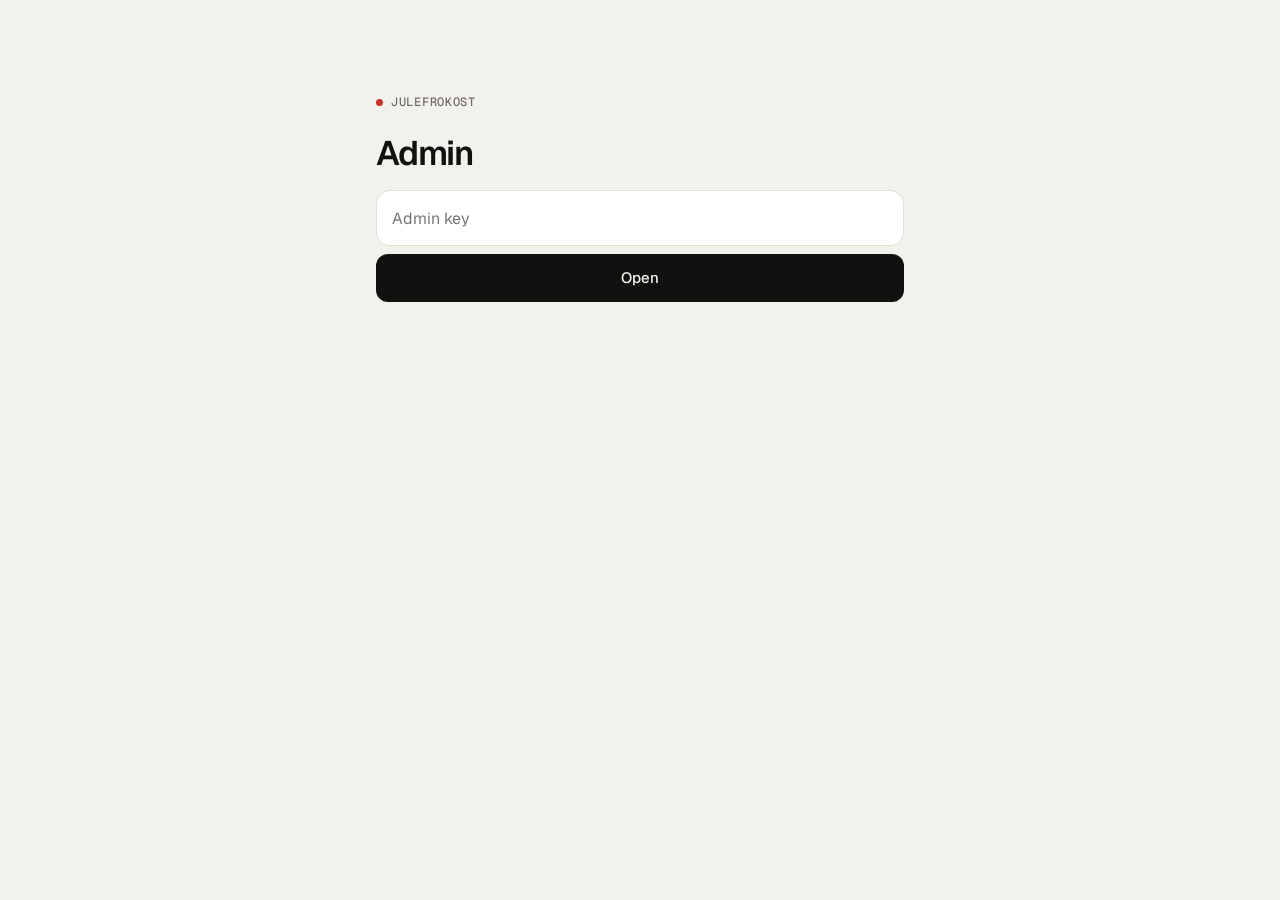
<file: julefrokost/admin/index.html>
<!doctype html>
<html lang="en">
<head>
<meta charset="utf-8">
<meta name="viewport" content="width=device-width, initial-scale=1, viewport-fit=cover">
<meta name="robots" content="noindex, nofollow">
<meta name="referrer" content="no-referrer">
<title>Julefrokost · Admin</title>
<meta name="theme-color" content="#f3f1ec" media="(prefers-color-scheme: light)">
<meta name="theme-color" content="#111110" media="(prefers-color-scheme: dark)">
<link rel="icon" href="data:image/svg+xml,%3Csvg xmlns='http://www.w3.org/2000/svg' viewBox='0 0 32 32'%3E%3Crect width='32' height='32' rx='8' fill='%23111110'/%3E%3Ccircle cx='16' cy='16' r='5' fill='%23c8342a'/%3E%3C/svg%3E">
<link rel="preconnect" href="https://fonts.googleapis.com">
<link rel="preconnect" href="https://fonts.gstatic.com" crossorigin>
<link href="https://fonts.googleapis.com/css2?family=Geist:wght@400;500;600&family=Geist+Mono:wght@400;500&display=swap" rel="stylesheet">
<style>
:root{
  --bg:#f3f1ec; --surface:#fff; --ink:#111110; --mute:#6f6c66; --faint:#a9a59d;
  --line:#e3e0d9; --field:#f2f0eb; --accent:#c8342a; --onink:#f3f1ec; --ok:#2f7d4f; --warn:#b26b00;
  --sans:"Geist",ui-sans-serif,system-ui,-apple-system,sans-serif;
  --mono:"Geist Mono",ui-monospace,SFMono-Regular,Menlo,monospace;
}
@media (prefers-color-scheme:dark){:root{
  --bg:#111110; --surface:#1a1a19; --ink:#efede8; --mute:#9a978f; --faint:#5f5d58;
  --line:#2a2927; --field:#262624; --accent:#e5483d; --onink:#111110; --ok:#5cbf85; --warn:#e0a03a;
}}
*{box-sizing:border-box;margin:0;padding:0}
html{-webkit-text-size-adjust:100%;background:var(--bg)}
body{min-height:100svh;background:var(--bg);color:var(--ink);font:400 15px/1.45 var(--sans);-webkit-font-smoothing:antialiased}
button,input,textarea{font:inherit;color:inherit}
button{cursor:pointer;background:none;border:0;-webkit-tap-highlight-color:transparent}
main{max-width:560px;margin:0 auto;padding:calc(env(safe-area-inset-top) + 16px) 16px calc(env(safe-area-inset-bottom) + 48px)}

.bar{display:flex;justify-content:space-between;align-items:center;gap:8px;height:40px}
.kicker{display:flex;align-items:center;gap:8px;font:500 12px/1 var(--mono);color:var(--mute);text-transform:uppercase;letter-spacing:.06em}
.kicker i{width:7px;height:7px;border-radius:50%;background:var(--accent)}
.pill{height:34px;padding:0 14px;border-radius:999px;background:var(--surface);border:1px solid var(--line);font-size:13px;font-weight:500;display:inline-flex;align-items:center;gap:6px}
.pill:active{background:var(--field)}
h1{margin:28px 0 4px;font-weight:600;font-size:34px;line-height:1;letter-spacing:-.035em}
.upd{color:var(--faint);font:400 12px/1 var(--mono)}

.tiles{display:grid;grid-template-columns:repeat(2,1fr);gap:8px;margin-top:20px}
.tile{background:var(--surface);border:1px solid var(--line);border-radius:16px;padding:14px}
.tile b{display:block;font-size:30px;font-weight:600;letter-spacing:-.03em;line-height:1;font-variant-numeric:tabular-nums}
.tile span{display:block;margin-top:6px;color:var(--mute);font-size:13px}
.tile.big{grid-column:span 2;display:flex;align-items:end;justify-content:space-between}
.tile.big b{font-size:44px}
.tile.big small{font:400 12px/1.5 var(--mono);color:var(--mute);text-align:right;white-space:pre-line}

section{margin-top:32px}
.sh{display:flex;justify-content:space-between;align-items:baseline;padding:0 2px 8px;border-bottom:1px solid var(--ink)}
.sh h2{font-size:15px;font-weight:600}
.sh small{font:500 12px/1 var(--mono);color:var(--mute)}
.note{color:var(--mute);font-size:13px;padding:10px 2px 0}
.empty{color:var(--faint);padding:14px 2px;border-bottom:1px solid var(--line)}

.row{display:flex;gap:12px;align-items:flex-start;padding:12px 2px;border-bottom:1px solid var(--line)}
.row .main{flex:1;min-width:0}
.row .t{font-weight:500;overflow:hidden;text-overflow:ellipsis;white-space:nowrap}
.row .m{color:var(--mute);font:400 12px/1.5 var(--mono);margin-top:2px;word-break:break-word}
.row .side{flex:none;text-align:right;font:400 12px/1.5 var(--mono);color:var(--faint);white-space:nowrap}
.n{font:400 12px/20px var(--mono);color:var(--faint);width:20px;flex:none}
.tag{font:500 11px/1 var(--mono);border:1px solid var(--line);border-radius:6px;padding:3px 5px;color:var(--mute);margin-left:6px;vertical-align:1px}
.dot{width:8px;height:8px;border-radius:50%;flex:none;margin-top:6px;background:var(--faint)}
.dot.join{background:var(--ok)}.dot.edit{background:var(--warn)}.dot.drop{background:var(--accent)}
.flag{display:inline-block;font:500 11px/1 var(--mono);text-transform:uppercase;letter-spacing:.05em;padding:4px 6px;border-radius:6px;margin-bottom:4px}
.flag.dup{background:color-mix(in srgb,var(--accent) 14%,transparent);color:var(--accent)}
.flag.net{background:color-mix(in srgb,var(--warn) 16%,transparent);color:var(--warn)}
.flag.ren{background:var(--field);color:var(--mute)}

textarea{width:100%;min-height:140px;margin-top:10px;border:0;border-radius:14px;background:var(--surface);box-shadow:inset 0 0 0 1px var(--line);
  padding:12px 14px;font-size:16px;line-height:1.5;resize:vertical;outline:none}
textarea:focus{box-shadow:inset 0 0 0 1.5px var(--ink)}
.go{height:48px;border-radius:12px;background:var(--ink);color:var(--onink);font-weight:500;padding:0 18px;margin-top:8px;width:100%}
.go[disabled]{opacity:.5}
.chips{display:flex;flex-wrap:wrap;gap:6px;padding:12px 2px;border-bottom:1px solid var(--line)}
.chip{padding:6px 10px;border-radius:999px;background:var(--surface);border:1px solid var(--line);font-size:14px}
.chip.miss{border-color:color-mix(in srgb,var(--accent) 45%,transparent);color:var(--accent)}
.more{width:100%;height:44px;color:var(--mute);font-size:14px;border-bottom:1px solid var(--line)}

.gate{margin-top:80px}
.gate input{width:100%;height:56px;border:0;border-radius:14px;background:var(--surface);box-shadow:inset 0 0 0 1px var(--line);padding:0 16px;font-size:16px;outline:none;margin-top:16px}
.err{color:var(--accent);font-size:14px;margin-top:10px}
.toast{position:fixed;left:50%;bottom:calc(env(safe-area-inset-bottom) + 20px);transform:translate(-50%,20px);opacity:0;transition:all .25s;
  background:var(--ink);color:var(--onink);padding:10px 16px;border-radius:999px;font-size:14px;pointer-events:none}
.toast.on{opacity:1;transform:translate(-50%,0)}
</style>
</head>
<body>
<main id="app"></main>
<div class="toast" id="toast"></div>

<script>
var API = "https://julefrokost-api-jonathan-ts-projects.vercel.app/api/admin";

(function () {
  "use strict";
  var app = document.getElementById("app");
  function store(k, v) { try { if (v === undefined) return localStorage.getItem(k); if (v === null) localStorage.removeItem(k); else localStorage.setItem(k, v); } catch (e) { return null; } }

  /* key: from #k=… once, then remembered on this device */
  var m = location.hash.match(/k=([^&]+)/);
  if (m) { store("jf.admin", decodeURIComponent(m[1])); history.replaceState(null, "", location.pathname); }
  var KEY = store("jf.admin");

  function h(tag, attrs, kids) {
    var e = document.createElement(tag);
    for (var a in attrs || {}) { if (a === "text") e.textContent = attrs[a]; else if (a === "on") e.onclick = attrs[a]; else e.setAttribute(a, attrs[a]); }
    (kids || []).forEach(function (k) { if (k != null) e.appendChild(typeof k === "string" ? document.createTextNode(k) : k); });
    return e;
  }
  function toast(msg) { var t = document.getElementById("toast"); t.textContent = msg; t.classList.add("on"); setTimeout(function () { t.classList.remove("on"); }, 1800); }
  function ago(t, now) {
    var s = Math.max(0, (now - t) / 1000);
    if (s < 60) return "now"; if (s < 3600) return Math.floor(s / 60) + "m"; if (s < 86400) return Math.floor(s / 3600) + "h";
    if (s < 7 * 86400) return Math.floor(s / 86400) + "d";
    return new Date(t).toLocaleDateString("en-GB", { day: "numeric", month: "short" });
  }
  function norm(s) { return String(s).toLowerCase().normalize("NFKD").replace(/[̀-ͯ]/g, "").replace(/[^a-z0-9æøå ]/g, "").replace(/\s+/g, " ").trim(); }
  function firstTok(s) { return norm(s).split(" ")[0]; }

  function api(method, payload) {
    return fetch(API, { method: method, cache: "no-store",
      headers: Object.assign({ "x-admin-key": KEY }, payload ? { "Content-Type": "application/json" } : {}),
      body: payload ? JSON.stringify(payload) : undefined })
      .then(function (r) { if (r.status === 401) throw new Error("key"); if (!r.ok) throw new Error("http"); return r.json(); });
  }

  /* ---------- gate ---------- */
  function gate(msg) {
    app.innerHTML = "";
    var input = h("input", { type: "password", placeholder: "Admin key", autocomplete: "current-password" });
    var go = h("button", { "class": "go", text: "Open" });
    function submit() { if (!input.value.trim()) return; KEY = input.value.trim(); store("jf.admin", KEY); load(); }
    go.onclick = submit; input.onkeydown = function (e) { if (e.key === "Enter") submit(); };
    app.appendChild(h("div", { "class": "gate" }, [
      h("p", { "class": "kicker" }, [h("i"), "Julefrokost"]),
      h("h1", { text: "Admin" }), input, go, msg ? h("p", { "class": "err", text: msg }) : null ]));
  }

  /* ---------- crunch ---------- */
  function crunch(d) {
    var dev = {}; // device hash → profile
    function P(hh) { return dev[hh] || (dev[hh] = { h: hh, views: 0, ips: {}, cities: {}, devs: {}, first: Infinity, last: 0, names: [], dropped: false, lastIp: "" }); }
    d.events.slice().reverse().forEach(function (e) { // oldest → newest
      var p = P(e.h);
      p.first = Math.min(p.first, e.t); p.last = Math.max(p.last, e.t);
      if (e.ip) { p.ips[e.ip] = 1; p.lastIp = e.ip; }
      if (e.c) p.cities[e.c] = 1; if (e.u) p.devs[e.u] = 1;
      if (e.k === "view") p.views++;
      if (e.k === "join" || e.k === "edit") { if (p.names[p.names.length - 1] !== e.n) p.names.push(e.n); p.dropped = false; }
      if (e.k === "drop") { p.dropped = true; p.droppedName = e.n; p.droppedAt = e.t; }
    });
    var going = {}; d.guests.forEach(function (g) { going[g.h] = g; P(g.h).guest = g; });
    var all = Object.keys(dev).map(function (k) { return dev[k]; });

    var visitors = all.filter(function (p) { return p.views > 0 || p.guest; });
    var lurkers = all.filter(function (p) { return !p.guest && !p.dropped && p.views > 0; }).sort(function (a, b) { return b.last - a.last; });
    var dropped = all.filter(function (p) { return !p.guest && p.dropped; }).sort(function (a, b) { return b.droppedAt - a.droppedAt; });

    // which guests share a network
    var ipGuests = {};
    d.guests.forEach(function (g) { Object.keys(dev[g.h].ips).forEach(function (ip) { (ipGuests[ip] = ipGuests[ip] || []).push(g.name); }); });

    // flags
    var flags = [];
    var byName = {};
    d.guests.forEach(function (g) { var k = norm(g.name); (byName[k] = byName[k] || []).push(g); });
    Object.keys(byName).forEach(function (k) { if (byName[k].length > 1) flags.push({ type: "dup", label: "Same name, different phones", text: byName[k][0].name + " ×" + byName[k].length, meta: "Probably signed up twice — one may need removing" }); });
    Object.keys(ipGuests).forEach(function (ip) { if (ipGuests[ip].length > 1) flags.push({ type: "net", label: "Same network", text: ipGuests[ip].join(", "), meta: ip + " · often housemates or a shared wifi" }); });
    all.forEach(function (p) { if (p.names.length > 1) flags.push({ type: "ren", label: "Changed name", text: p.names.join(" → "), meta: p.guest ? "Still coming" : "Since dropped out" }); });

    // invite list matching
    var gNames = d.guests.map(function (g) { return g.name; });
    function matches(inv, name) { var a = norm(inv), b = norm(name); if (!a || !b) return false; if (a === b) return true;
      var as = a.split(" "), bs = b.split(" "); if (as.length === 1 || bs.length === 1) return as[0] === bs[0]; return false; }
    var missing = d.invited.filter(function (inv) { return !gNames.some(function (n) { return matches(inv, n); }); });
    var uninvited = d.invited.length ? gNames.filter(function (n) { return !d.invited.some(function (inv) { return matches(inv, n); }); }) : [];

    var people = d.guests.reduce(function (s, g) { return s + 1 + g.plus; }, 0);
    var views = all.reduce(function (s, p) { return s + p.views; }, 0);
    return { dev: dev, people: people, views: views, visitors: visitors, lurkers: lurkers, dropped: dropped, flags: flags, missing: missing, uninvited: uninvited, ipGuests: ipGuests };
  }

  function where(p) { return [Object.keys(p.cities).join(" / "), Object.keys(p.devs).join(" / ")].filter(Boolean).join(" · "); }

  /* ---------- render ---------- */
  var showAll = false;
  function render(d) {
    var c = crunch(d), now = d.now;
    app.innerHTML = "";
    app.appendChild(h("div", { "class": "bar" }, [
      h("p", { "class": "kicker" }, [h("i"), "Julefrokost"]),
      h("div", {}, [
        h("button", { "class": "pill", text: "Copy list", on: function () {
          var txt = d.guests.map(function (g, i) { return (i + 1) + ". " + g.name + (g.plus ? " +1" : ""); }).join("\n") + "\n\n" + c.people + " people";
          (navigator.clipboard ? navigator.clipboard.writeText(txt) : Promise.reject()).then(function () { toast("Guest list copied"); }, function () { toast("Couldn't copy"); });
        } }), " ",
        h("button", { "class": "pill", text: "Refresh", on: load }) ]) ]));
    app.appendChild(h("h1", { text: "Admin" }));
    app.appendChild(h("p", { "class": "upd", text: "Updated " + new Date(now).toLocaleTimeString("en-GB", { hour: "2-digit", minute: "2-digit" }) }));

    // tiles
    app.appendChild(h("div", { "class": "tiles" }, [
      h("div", { "class": "tile big" }, [ h("div", {}, [h("b", { text: String(c.people) }), h("span", { text: "People coming" })]),
        h("small", { text: d.guests.length + " RSVPs\n" + d.guests.filter(function (g) { return g.plus; }).length + " bringing +1" }) ]),
      h("div", { "class": "tile" }, [h("b", { text: String(c.visitors.length) }), h("span", { text: "Phones that opened it" })]),
      h("div", { "class": "tile" }, [h("b", { text: String(c.views) }), h("span", { text: "Visits" })]),
      h("div", { "class": "tile" }, [h("b", { text: String(c.lurkers.length) }), h("span", { text: "Looked, didn't sign up" })]),
      h("div", { "class": "tile" }, [h("b", { text: String(d.invited.length ? c.missing.length : c.dropped.length) }), h("span", { text: d.invited.length ? "Invited, not signed up" : "Dropped out" })]) ]));

    // follow up: invite list
    var sec = h("section", {}, [h("div", { "class": "sh" }, [h("h2", { text: "Follow up" }), h("small", { text: d.invited.length ? c.missing.length + " missing" : "" })])]);
    if (d.invited.length) {
      sec.appendChild(c.missing.length
        ? h("div", { "class": "chips" }, c.missing.map(function (n) { return h("span", { "class": "chip miss", text: n }); }))
        : h("p", { "class": "empty", text: "Everyone on your list has signed up." }));
      if (c.uninvited.length) sec.appendChild(h("p", { "class": "note", text: "Signed up but not on your list: " + c.uninvited.join(", ") }));
    } else {
      sec.appendChild(h("p", { "class": "note", text: "Paste your invite list below to see who hasn't signed up yet." }));
    }
    app.appendChild(sec);

    // lurkers
    var lk = h("section", {}, [h("div", { "class": "sh" }, [h("h2", { text: "Looked, didn't sign up" }), h("small", { text: String(c.lurkers.length) })])]);
    if (!c.lurkers.length) lk.appendChild(h("p", { "class": "empty", text: "Nobody yet." }));
    c.lurkers.forEach(function (p) {
      var shared = Object.keys(p.ips).map(function (ip) { return c.ipGuests[ip]; }).filter(Boolean)[0];
      lk.appendChild(h("div", { "class": "row" }, [ h("div", { "class": "main" }, [
        h("div", { "class": "t", text: shared ? "Same wifi as " + shared.join(", ") : (where(p) || "Unknown") }),
        h("div", { "class": "m", text: (shared ? where(p) + " · " : "") + p.views + (p.views === 1 ? " visit" : " visits") + " · " + (p.lastIp || "no IP") }) ]),
        h("div", { "class": "side", text: ago(p.last, now) }) ]));
    });
    app.appendChild(lk);

    // flags
    var fl = h("section", {}, [h("div", { "class": "sh" }, [h("h2", { text: "Worth a look" }), h("small", { text: String(c.flags.length) })])]);
    if (!c.flags.length) fl.appendChild(h("p", { "class": "empty", text: "No duplicates or oddities." }));
    c.flags.forEach(function (f) {
      fl.appendChild(h("div", { "class": "row" }, [h("div", { "class": "main" }, [
        h("span", { "class": "flag " + f.type, text: f.label }), h("div", { "class": "t", text: f.text }), h("div", { "class": "m", text: f.meta }) ])]));
    });
    app.appendChild(fl);

    // guests
    var gs = h("section", {}, [h("div", { "class": "sh" }, [h("h2", { text: "Coming" }), h("small", { text: c.people + " people" })])]);
    if (!d.guests.length) gs.appendChild(h("p", { "class": "empty", text: "No sign-ups yet." }));
    d.guests.forEach(function (g, i) {
      var p = c.dev[g.h];
      gs.appendChild(h("div", { "class": "row" }, [
        h("span", { "class": "n", text: String(i + 1).padStart(2, "0") }),
        h("div", { "class": "main" }, [
          h("div", { "class": "t" }, [g.name, g.plus ? h("span", { "class": "tag", text: "+1" }) : null]),
          h("div", { "class": "m", text: [where(p), Object.keys(p.ips).join(", ")].filter(Boolean).join(" · ") || "—" }) ]),
        h("div", { "class": "side", text: ago(g.t, now) }) ]));
    });
    app.appendChild(gs);

    // dropped
    if (c.dropped.length) {
      var dr = h("section", {}, [h("div", { "class": "sh" }, [h("h2", { text: "Dropped out" }), h("small", { text: String(c.dropped.length) })])]);
      c.dropped.forEach(function (p) {
        dr.appendChild(h("div", { "class": "row" }, [h("div", { "class": "main" }, [
          h("div", { "class": "t", text: p.droppedName || "—" }), h("div", { "class": "m", text: where(p) }) ]), h("div", { "class": "side", text: ago(p.droppedAt, now) }) ]));
      });
      app.appendChild(dr);
    }

    // activity
    var labels = { view: "Opened the page", join: "Signed up", edit: "Edited", drop: "Dropped out" };
    var feed = d.events.filter(function (e) { return showAll || e.k !== "view"; });
    var ac = h("section", {}, [h("div", { "class": "sh" }, [h("h2", { text: "Activity" }),
      h("button", { "class": "pill", style: "height:26px;font-size:12px", text: showAll ? "Hide visits" : "Show visits", on: function () { showAll = !showAll; render(d); } })])]);
    if (!feed.length) ac.appendChild(h("p", { "class": "empty", text: "Nothing yet." }));
    var lim = ac.limit || 40;
    feed.slice(0, lim).forEach(function (e) {
      var g = c.dev[e.h] && c.dev[e.h].guest;
      var who = e.n || (g && g.name) || "Someone";
      var what = labels[e.k] + (e.k === "edit" && e.was && e.was !== e.n ? " (was " + e.was + ")" : "") + ((e.k === "join" || e.k === "edit") && e.p ? " · +1" : "");
      ac.appendChild(h("div", { "class": "row" }, [ h("span", { "class": "dot " + e.k }),
        h("div", { "class": "main" }, [ h("div", { "class": "t", text: who }), h("div", { "class": "m", text: what + " · " + [e.c, e.u, e.ip].filter(Boolean).join(" · ") }) ]),
        h("div", { "class": "side", text: ago(e.t, now) }) ]));
    });
    if (feed.length > lim) ac.appendChild(h("button", { "class": "more", text: "Show all " + feed.length, on: function (ev) { ev.target.remove(); feed.slice(lim).forEach(function () {}); showAllRows(ac, feed.slice(lim), c, now, labels); } }));
    app.appendChild(ac);

    // invite list editor
    var ta = h("textarea", { placeholder: "One name per line", spellcheck: "false" }); ta.value = d.invited.join("\n");
    var save = h("button", { "class": "go", text: "Save invite list" });
    save.onclick = function () {
      save.disabled = true; save.textContent = "Saving…";
      api("POST", { invited: ta.value.split(/\n|,/).map(function (s) { return s.trim(); }).filter(Boolean) })
        .then(function (j) { data = j; render(j); toast("Invite list saved"); })
        .catch(function () { save.disabled = false; save.textContent = "Save invite list"; toast("Couldn't save"); });
    };
    app.appendChild(h("section", {}, [h("div", { "class": "sh" }, [h("h2", { text: "Invite list" }), h("small", { text: d.invited.length + " names" })]),
      h("p", { "class": "note", text: "Matches on full name, or first name when only one is given." }), ta, save ]));

    app.appendChild(h("section", {}, [h("button", { "class": "pill", text: "Forget key on this device", on: function () { store("jf.admin", null); KEY = null; gate(); } })]));
  }
  function showAllRows(ac, rest, c, now, labels) {
    rest.forEach(function (e) {
      var g = c.dev[e.h] && c.dev[e.h].guest;
      ac.appendChild(h("div", { "class": "row" }, [ h("span", { "class": "dot " + e.k }),
        h("div", { "class": "main" }, [ h("div", { "class": "t", text: e.n || (g && g.name) || "Someone" }), h("div", { "class": "m", text: labels[e.k] + " · " + [e.c, e.u, e.ip].filter(Boolean).join(" · ") }) ]),
        h("div", { "class": "side", text: ago(e.t, now) }) ]));
    });
  }

  var data = null;
  function load() {
    if (!KEY) return gate();
    if (!data) app.innerHTML = '<p class="note" style="margin-top:80px">Loading…</p>';
    api("GET").then(function (j) { data = j; render(j); })
      .catch(function (e) { if (e.message === "key") { store("jf.admin", null); KEY = null; gate("That key didn't work."); } else if (data) toast("Couldn't refresh"); else gate("Couldn't reach the server."); });
  }
  load();
  document.addEventListener("visibilitychange", function () { if (!document.hidden && KEY && data) load(); });
})();
</script>
</body>
</html>
</file>
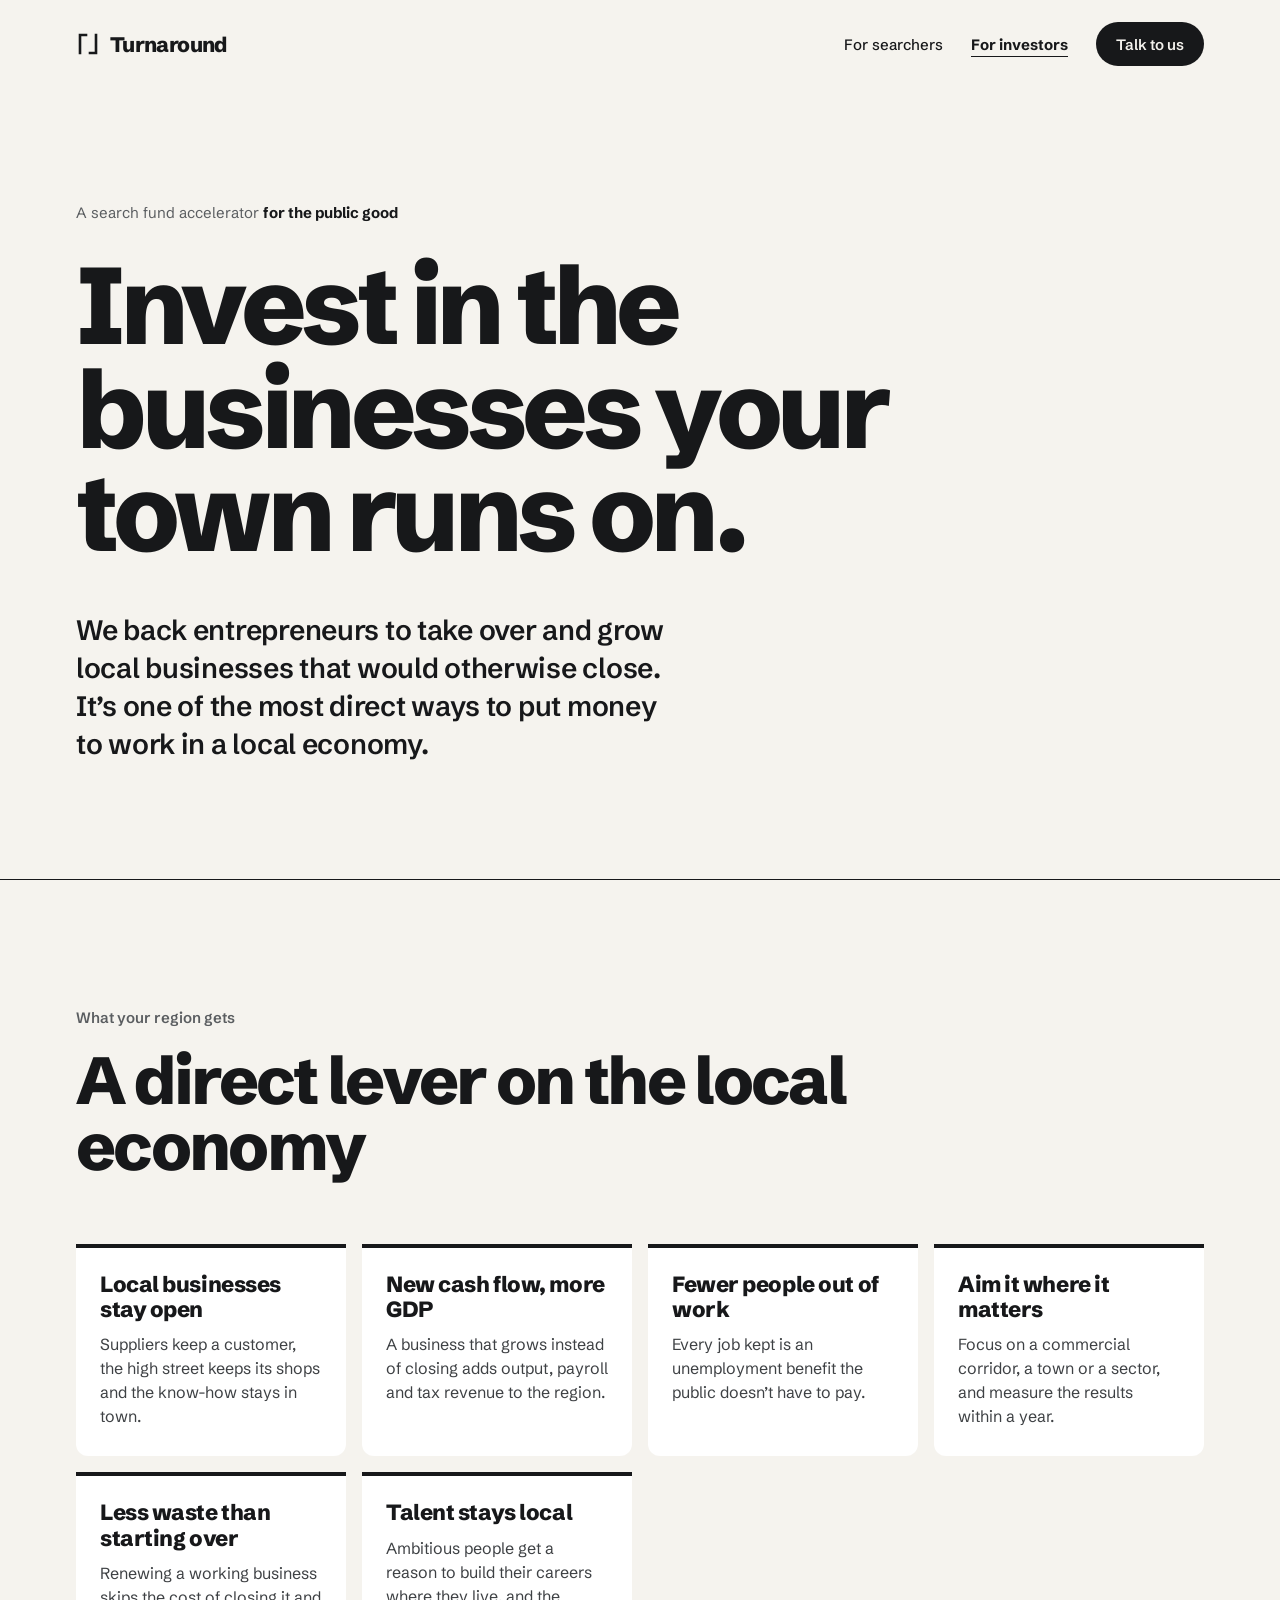
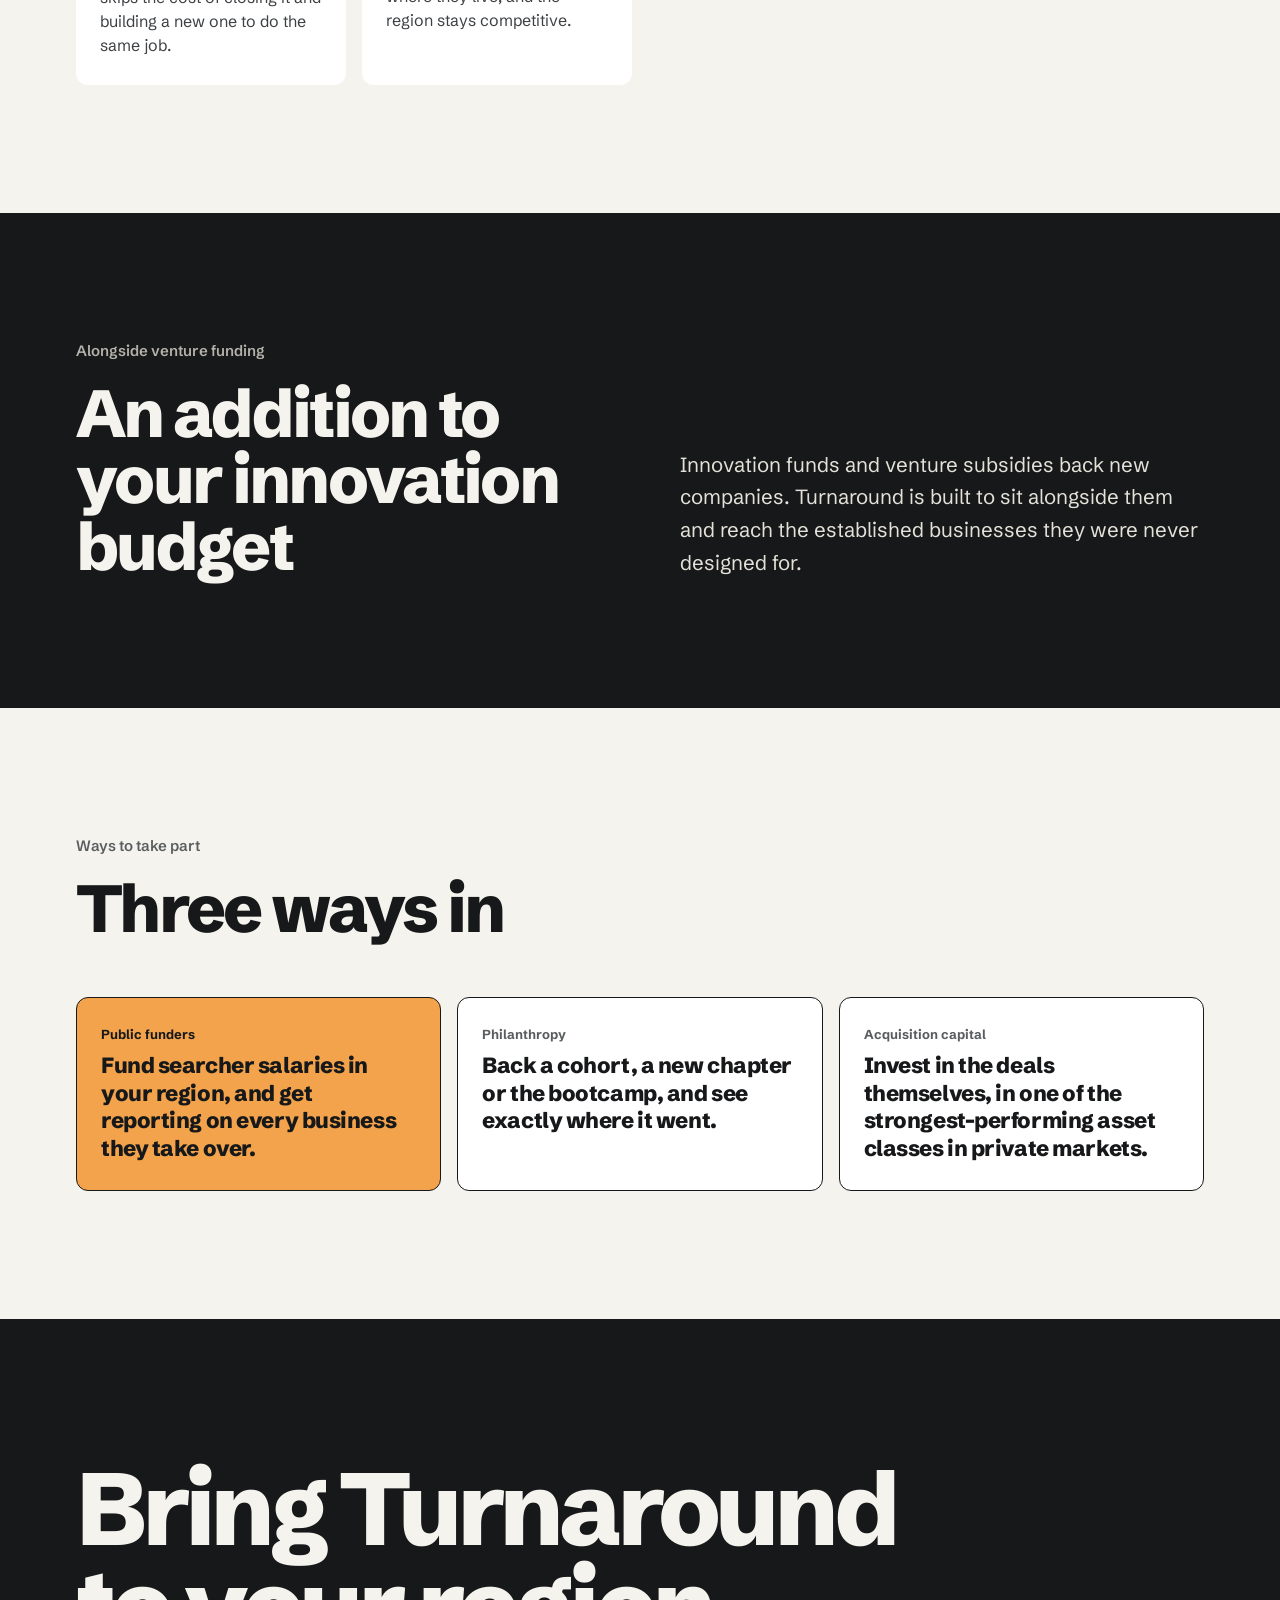
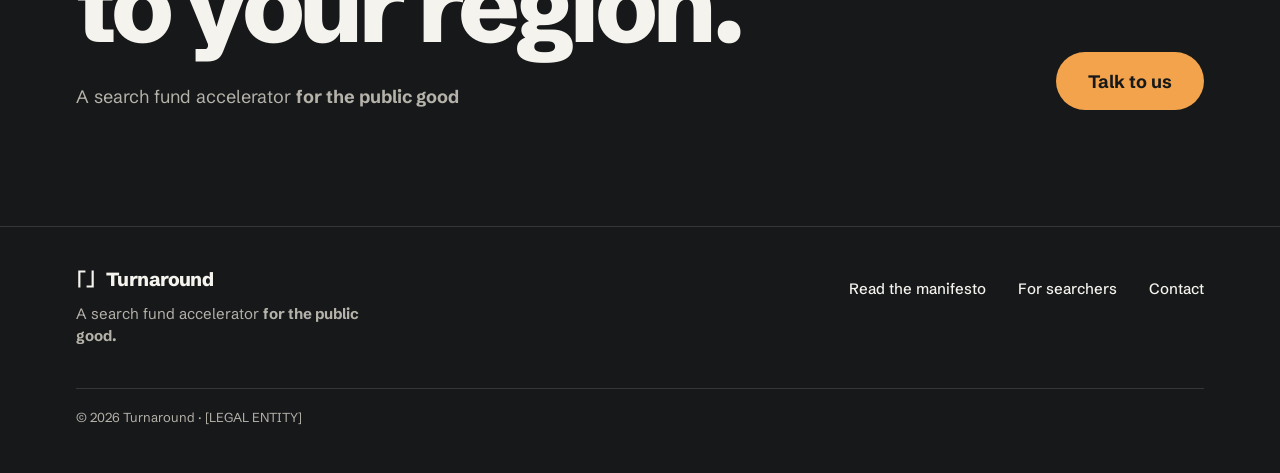
<file: turnaround/investors.html>
<!doctype html>
<html lang="en">
<head>
  <meta charset="utf-8" />
  <meta name="viewport" content="width=device-width, initial-scale=1, viewport-fit=cover" />
  <title>Turnaround · For investors</title>
  <meta name="description" content="Invest in the businesses your town runs on. Turnaround backs entrepreneurs to take over and grow local businesses that would otherwise close." />

  <link rel="icon" href="favicon.svg?v=2" type="image/svg+xml" />
  <link rel="icon" href="favicon.ico?v=2" sizes="48x48" />
  <link rel="apple-touch-icon" href="apple-touch-icon.png?v=2" />
  <meta name="theme-color" content="#F5F3EE" />
  <meta property="og:type" content="website" />
  <meta property="og:site_name" content="Turnaround" />
  <meta property="og:title" content="Turnaround · For investors" />
  <meta property="og:description" content="Invest in the businesses your town runs on. Turnaround backs entrepreneurs to take over and grow local businesses that would otherwise close." />
  <meta property="og:url" content="https://garage.jonathantari.com/turnaround/investors.html" />
  <meta property="og:image" content="https://garage.jonathantari.com/turnaround/og-image.png?v=1" />
  <meta property="og:image:width" content="1200" />
  <meta property="og:image:height" content="630" />
  <meta property="og:image:alt" content="A better search. A search fund accelerator for the public good." />
  <meta name="twitter:card" content="summary_large_image" />
  <meta name="twitter:image" content="https://garage.jonathantari.com/turnaround/og-image.png?v=1" />

  <link rel="preconnect" href="https://fonts.googleapis.com" />
  <link rel="preconnect" href="https://fonts.gstatic.com" crossorigin />
  <link
    href="https://fonts.googleapis.com/css2?family=Schibsted+Grotesk:ital,wght@0,400..900;1,400..900&display=swap"
    rel="stylesheet"
  />

  <link rel="stylesheet" href="styles.css?v=32" />

  <!-- Microsoft Clarity -->
  <script type="text/javascript">
    (function(c,l,a,r,i,t,y){
        c[a]=c[a]||function(){(c[a].q=c[a].q||[]).push(arguments)};
        t=l.createElement(r);t.async=1;t.src="https://www.clarity.ms/tag/"+i;
        y=l.getElementsByTagName(r)[0];y.parentNode.insertBefore(t,y);
    })(window, document, "clarity", "script", "wi50pruf4h");
  </script>
</head>
<body>
  <div class="page">

    <!-- ================= NAV ================= -->
    <header>
      <nav class="wrap nav" aria-label="Main">
        <a href="./" class="brand">
          <svg width="24" height="24" viewBox="0 0 24 24" aria-hidden="true"><path d="M10 3H4v18" fill="none" stroke="currentColor" stroke-width="2.6" stroke-linecap="square"/><path d="M14 21h6V3" fill="none" stroke="currentColor" stroke-width="2.6" stroke-linecap="square"/></svg>
          <span class="brand__name">Turnaround</span>
        </a>
        <div class="nav__links">
          <a href="./">For searchers</a>
          <a href="investors.html" aria-current="page">For investors</a>
          <a href="#talk" class="pill">Talk to us</a>
        </div>
      </nav>
    </header>

    <main>

      <!-- ================= HERO ================= -->
      <section class="wrap hero" aria-labelledby="inv-title">
        <p class="tagline">A search fund accelerator <b>for the public good</b></p>
        <h1 id="inv-title" class="hero__title hero__title--sm">Invest in the businesses your town runs on.</h1>
        <p class="hero__statement">We back entrepreneurs to take over and grow local businesses that would otherwise close. It&rsquo;s one of the most direct ways to put money to work in a local economy.</p>
      </section>

      <!-- ================= WHAT YOUR REGION GETS ================= -->
      <section class="ruled" aria-labelledby="why-title">
        <div class="wrap section">
          <p class="kicker">What your region gets</p>
          <h2 id="why-title" class="h2" style="max-width: 20ch;">A direct lever on the local economy</h2>
          <div class="cards cards--compact">
            <div class="card">
              <h3 class="card__title">Local businesses stay open</h3>
              <p class="card__body">Suppliers keep a customer, the high street keeps its shops and the know-how stays in town.</p>
            </div>
            <div class="card">
              <h3 class="card__title">New cash flow, more GDP</h3>
              <p class="card__body">A business that grows instead of closing adds output, payroll and tax revenue to the region.</p>
            </div>
            <div class="card">
              <h3 class="card__title">Fewer people out of work</h3>
              <p class="card__body">Every job kept is an unemployment benefit the public doesn&rsquo;t have to pay.</p>
            </div>
            <div class="card">
              <h3 class="card__title">Aim it where it matters</h3>
              <p class="card__body">Focus on a commercial corridor, a town or a sector, and measure the results within a year.</p>
            </div>
            <div class="card">
              <h3 class="card__title">Less waste than starting over</h3>
              <p class="card__body">Renewing a working business skips the cost of closing it and building a new one to do the same job.</p>
            </div>
            <div class="card">
              <h3 class="card__title">Talent stays local</h3>
              <p class="card__body">Ambitious people get a reason to build their careers where they live, and the region stays competitive.</p>
            </div>
          </div>
        </div>
      </section>

      <!-- ================= ALONGSIDE VENTURE ================= -->
      <section class="band" aria-labelledby="add-title">
        <div class="wrap section split split--end">
          <div>
            <p class="kicker">Alongside venture funding</p>
            <h2 id="add-title" class="h2">An addition to your innovation budget</h2>
          </div>
          <p class="lead">Innovation funds and venture subsidies back new companies. Turnaround is built to sit alongside them and reach the established businesses they were never designed for.</p>
        </div>
      </section>

      <!-- ================= WAYS IN ================= -->
      <section class="wrap section" aria-labelledby="ways-title">
        <p class="kicker">Ways to take part</p>
        <h2 id="ways-title" class="h2">Three ways in</h2>
        <div class="cards" style="margin-top: clamp(40px, 5vw, 56px);">
          <div class="boxed boxed--accent">
            <p class="boxed__label">Public funders</p>
            <p class="boxed__text">Fund searcher salaries in your region, and get reporting on every business they take over.</p>
          </div>
          <div class="boxed">
            <p class="boxed__label">Philanthropy</p>
            <p class="boxed__text">Back a cohort, a new chapter or the bootcamp, and see exactly where it went.</p>
          </div>
          <div class="boxed">
            <p class="boxed__label">Acquisition capital</p>
            <p class="boxed__text">Invest in the deals themselves, in one of the strongest-performing asset classes in private markets.</p>
          </div>
        </div>
      </section>

      <!-- ================= TALK ================= -->
      <section id="talk" class="band" aria-labelledby="talk-title">
        <div class="wrap cta-band">
          <div>
            <h2 id="talk-title" class="h-cta" style="font-size: clamp(52px, 8vw, 112px);">Bring Turnaround to your region.</h2>
            <p class="cta-band__sub">A search fund accelerator <b>for the public good</b></p>
          </div>
          <a class="pill pill--accent" href="mailto:me@jonathantari.com?subject=Turnaround%20for%20investors">Talk to us</a>
        </div>
      </section>

    </main>

    <!-- ================= FOOTER ================= -->
    <footer class="footer">
      <div class="wrap footer__inner">
        <div class="footer__brand">
          <p class="footer__mark"><svg width="20" height="20" viewBox="0 0 24 24" aria-hidden="true"><path d="M10 3H4v18" fill="none" stroke="currentColor" stroke-width="2.6" stroke-linecap="square"/><path d="M14 21h6V3" fill="none" stroke="currentColor" stroke-width="2.6" stroke-linecap="square"/></svg><span>Turnaround</span></p>
          <p class="footer__tag">A search fund accelerator <b>for the public good.</b></p>
        </div>
        <nav aria-label="Footer">
          <a href="https://jonathantari.github.io/website/site/">Read the manifesto</a>
          <a href="./">For searchers</a>
          <a href="mailto:me@jonathantari.com?subject=Turnaround">Contact</a>
        </nav>
        <p class="footer__legal">© 2026 Turnaround · [LEGAL ENTITY]</p>
      </div>
    </footer>

  </div>
</body>
</html>
</file>
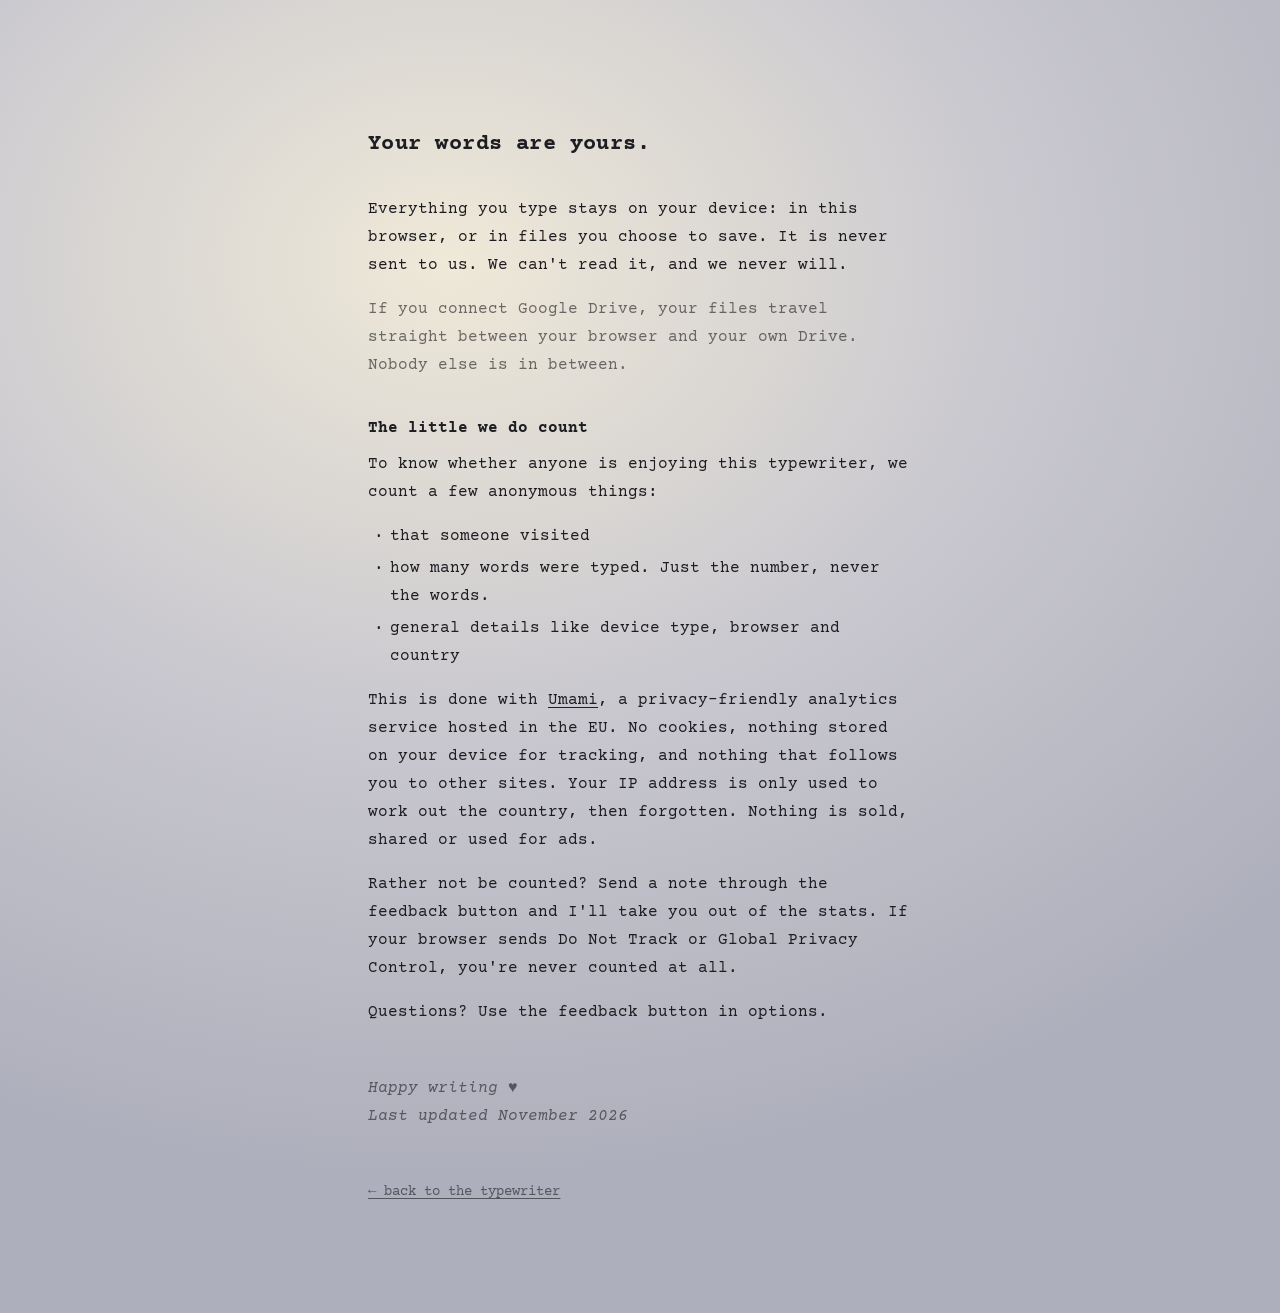
<file: typewriter/privacy.html>
<!doctype html>
<html lang="en">
<head>
<meta charset="utf-8">
<meta name="viewport" content="width=device-width,initial-scale=1">
<title>Typewriter · Privacy</title>
<meta name="description" content="What you write in Typewriter stays yours.">
<link rel="preconnect" href="https://fonts.googleapis.com">
<link rel="preconnect" href="https://fonts.gstatic.com" crossorigin>
<link href="https://fonts.googleapis.com/css2?family=Courier+Prime:ital,wght@0,400;0,700;1,400&display=swap" rel="stylesheet">
<style>
  :root{--ink:#1d1d22;--soft:rgba(29,29,34,.62)}
  html{min-height:100%;background:#aeafbc radial-gradient(ellipse 90% 70% at 35% 20%,#efe9d8 0%,#c9c8cf 50%,#aeafbc 100%) no-repeat}
  body{margin:0;min-height:100vh;display:flex;justify-content:center;font-family:'Courier Prime','Courier New',Courier,monospace;color:var(--ink);
    -webkit-font-smoothing:antialiased}
  main{max-width:34rem;padding:14vh 28px 12vh;font-size:16px;line-height:1.75;animation:in .9s ease both}
  @keyframes in{from{opacity:0;transform:translateY(8px)}to{opacity:1;transform:none}}
  h1{font-size:22px;font-weight:700;letter-spacing:.02em;margin:0 0 1.4em}
  h2{font-size:16px;font-weight:700;margin:2.2em 0 .5em}
  p{margin:0 0 1em}
  ul{margin:0 0 1em;padding:0;list-style:none}
  li{padding-left:1.4em;position:relative;margin:.25em 0}
  li::before{content:"·";position:absolute;left:.4em}
  .soft{color:var(--soft)}
  a{color:inherit;text-underline-offset:3px;text-decoration-thickness:1px}
  .sign{margin-top:3em;font-style:italic;color:var(--soft)}
  .back{display:inline-block;margin-top:2.4em;font-size:14px;color:var(--soft)}
  @media (prefers-reduced-motion:reduce){main{animation:none}}
</style>
</head>
<body>
<main>
  <h1>Your words are yours.</h1>

  <p>Everything you type stays on your device: in this browser, or in files you choose to save. It is never sent to us. We can't read it, and we never will.</p>
  <p class="soft">If you connect Google Drive, your files travel straight between your browser and your own Drive. Nobody else is in between.</p>

  <h2>The little we do count</h2>
  <p>To know whether anyone is enjoying this typewriter, we count a few anonymous things:</p>
  <ul>
    <li>that someone visited</li>
    <li>how many words were typed. Just the number, never the words.</li>
    <li>general details like device type, browser and country</li>
  </ul>
  <p>This is done with <a href="https://umami.is/privacy" target="_blank" rel="noopener">Umami</a>, a privacy-friendly analytics service hosted in the EU. No cookies, nothing stored on your device for tracking, and nothing that follows you to other sites. Your IP address is only used to work out the country, then forgotten. Nothing is sold, shared or used for ads.</p>
  <p>Rather not be counted? Send a note through the feedback button and I'll take you out of the stats. If your browser sends Do Not Track or Global Privacy Control, you're never counted at all.</p>

  <p>Questions? Use the feedback button in options.</p>

  <p class="sign">Happy writing ♥︎<br>Last updated November 2026</p>
  <a class="back" href="./">← back to the typewriter</a>
</main>
</body>
</html>
</file>
<file: game/css/game.css>
/* the landing scene, as on the live page */
html, body { margin: 0; height: 100%; background: #c7c2b9; overflow: hidden; touch-action: none; -webkit-user-select: none; user-select: none; overscroll-behavior: none; }
#c, #g { position: fixed; bottom: 0; display: block; image-rendering: pixelated; image-rendering: crisp-edges; -webkit-tap-highlight-color: transparent; }
canvas.ico { image-rendering: pixelated; image-rendering: crisp-edges; }
#crate { position: fixed; display: block; border-radius: 6px; -webkit-tap-highlight-color: transparent; }
#crate:focus-visible { outline: 2px solid #f2a34b; outline-offset: 3px; }
.sr { position: absolute; width: 1px; height: 1px; overflow: hidden; clip: rect(0 0 0 0); white-space: nowrap; }
[hidden] { display: none !important; }

/* the game */
#g { left: 0; top: 0; bottom: auto; z-index: 2; background: #000; }
:root { --ink: #f4f0e6; --box: #1c1a26; --edge: #f4f0e6; --hi: #f2a34b; --font: "Press Start 2P", ui-monospace, Menlo, Consolas, monospace; }

#box {
  position: fixed; z-index: 10; left: 50%; transform: translateX(-50%);
  bottom: max(12px, env(safe-area-inset-bottom)); width: min(680px, calc(100vw - 24px)); box-sizing: border-box;
  background: var(--box); color: var(--ink); font: 13px/1.75 var(--font);
  border: 4px solid var(--edge); box-shadow: 0 0 0 4px var(--box), 0 6px 0 4px rgba(0,0,0,.35);
  border-radius: 4px; padding: 14px 18px 16px; margin: 0; cursor: pointer;
}
#boxText { margin: 0; min-height: 1.75em; white-space: pre-wrap; }
#box.more:after { content: "▼"; position: absolute; right: 12px; bottom: 6px; font-size: 10px; animation: bob .8s steps(2) infinite; }
@keyframes bob { 50% { transform: translateY(3px); } }
#boxChoices { list-style: none; margin: 8px 0 0; padding: 0; }
#boxChoices:empty { display: none; }
#boxChoices.grid { display: grid; grid-template-columns: 1fr 1fr; column-gap: 8px; }
#boxChoices li { padding: 6px 4px 6px 26px; position: relative; cursor: pointer; border-radius: 2px; }
#boxChoices li.sel:before { content: "▶"; position: absolute; left: 6px; color: var(--hi); animation: nudge .6s steps(2) infinite; }
#boxChoices li.sel { color: #fff; }
@keyframes nudge { 50% { left: 9px; } }

#cap {
  position: fixed; z-index: 9; left: 12px; top: max(12px, env(safe-area-inset-top)); max-width: min(520px, calc(100vw - 150px));
  font: 10px/1.8 var(--font); color: var(--ink); background: rgba(28,26,38,.82); padding: 8px 12px; border-radius: 3px;
  opacity: 0; transform: translateY(-4px); transition: opacity .35s steps(4), transform .35s steps(4); pointer-events: none;
}
#cap.on { opacity: 1; transform: none; }

#hud { position: fixed; z-index: 9; right: 10px; top: max(10px, env(safe-area-inset-top)); display: flex; gap: 8px; }
#hud button { width: 48px; height: 48px; padding: 8px; border: 3px solid var(--edge); background: var(--box); border-radius: 6px; cursor: pointer; box-shadow: 0 3px 0 rgba(0,0,0,.35); }
#hud button:active { transform: translateY(2px); box-shadow: none; }
#hud button:focus-visible, #box:focus-visible { outline: 2px solid var(--hi); outline-offset: 2px; }
#hud svg { width: 100%; height: 100%; display: block; }

#stick { position: fixed; z-index: 8; width: 96px; height: 96px; margin: -48px 0 0 -48px; border-radius: 50%; border: 3px solid rgba(244,240,230,.45); pointer-events: none; }
#stick i { position: absolute; left: 30px; top: 30px; width: 30px; height: 30px; border-radius: 50%; background: rgba(244,240,230,.6); }

#fade { position: fixed; inset: 0; z-index: 20; background: #0b0a10; opacity: 0; pointer-events: none; transition: opacity .5s steps(6); }
#fade.on { opacity: 1; }
#fade.flash { background: #fff; opacity: .85; transition: none; }

/* the backpack: a big friendly bag */
#pack { position: fixed; inset: 0; z-index: 15; background: rgba(12,10,18,.55); display: flex; align-items: center; justify-content: center; padding: 12px; }
.bag { width: min(560px, 100%); max-height: calc(100% - 24px); overflow: auto; background: #d9a441; border: 4px solid #5a3e1a; border-radius: 22px 22px 10px 10px; box-shadow: inset 0 -10px 0 #b8862c, 0 8px 0 rgba(0,0,0,.35); font: 11px/1.7 var(--font); color: #3a2810; padding: 0 14px 18px; box-sizing: border-box; }
.flap { display: flex; align-items: center; justify-content: space-between; background: #b8862c; margin: 0 -14px 12px; padding: 14px 16px; border-radius: 18px 18px 0 0; border-bottom: 4px solid #5a3e1a; color: #fff6dc; letter-spacing: 2px; }
.flap button { font: 14px var(--font); background: none; border: 0; color: #fff6dc; cursor: pointer; width: 40px; height: 40px; }
.tabs { display: flex; gap: 8px; margin-bottom: 10px; }
.tabs button { flex: 1; font: 10px var(--font); padding: 10px 6px; border: 3px solid #5a3e1a; background: #e8c070; color: #3a2810; border-radius: 4px; cursor: pointer; }
.tabs button.on { background: #fff6dc; }
#packHint { min-height: 1.7em; margin: 6px 2px 10px; }
.slots { display: grid; grid-template-columns: repeat(3, 1fr); gap: 10px; }
.slot { aspect-ratio: 1.15; display: flex; flex-direction: column; align-items: center; justify-content: center; gap: 6px; background: #fff6dc; border: 3px solid #5a3e1a; border-radius: 8px; font: 8px/1.5 var(--font); color: #3a2810; cursor: pointer; padding: 6px; text-align: center; }
.slot.empty { background: #e8c070; border-style: dashed; cursor: default; }
.ico { width: 40px; height: 40px; image-rendering: pixelated; }
.ico.big { width: 56px; height: 50px; }
.pup { display: flex; align-items: center; gap: 12px; background: #fff6dc; border: 3px solid #5a3e1a; border-radius: 8px; padding: 8px 12px; margin-bottom: 10px; font-size: 9px; }
.album { display: grid; grid-template-columns: repeat(2, 1fr); gap: 10px; }
.album img { width: 100%; image-rendering: pixelated; border: 4px solid #fff6dc; box-shadow: 0 3px 0 #5a3e1a; cursor: zoom-in; background: #fff6dc; }
.album img.zoom { grid-column: 1 / -1; cursor: zoom-out; }
.none { text-align: center; padding: 20px 0; }

@media (max-width: 480px) {
  #box { font-size: 11px; padding: 12px 14px 14px; }
  #cap { font-size: 9px; max-width: calc(100vw - 190px); }
  .slots { gap: 8px; }
}
@media (prefers-reduced-motion: reduce) {
  #box.more:after, #boxChoices li.sel:before { animation: none; }
}

/* the goal line (flatland, the ball) */
#goal { position: fixed; left: 50%; bottom: calc(22px + env(safe-area-inset-bottom)); transform: translateX(-50%); max-width: 64vw;
  padding: 8px 12px; font: 9px/1.5 "Press Start 2P", monospace; color: #f2d890; background: rgba(20, 18, 42, .9);
  border: 2px solid #6a62b0; text-align: center; pointer-events: none; z-index: 6; }
#goal.pop { animation: goalpop .5s ease-out; }
@keyframes goalpop { 0% { opacity: 0; transform: translateX(-50%) translateY(6px); } 100% { opacity: 1; transform: translateX(-50%); } }
@media (prefers-reduced-motion: reduce) { #goal.pop { animation: none; } }
</file>
<file: turnaround/styles.css>
/* ---------- Turnaround — stylesheet v4 ----------
   Typography: Schibsted Grotesk, one family, heavy display weights.
   Palette: warm paper ground, near-black ink bands, one accent
   (ochre) used as flat paint behind ink text.
   Layout: 1240px column, fluid type via clamp(), flex/grid that
   wraps down to phone width.
---------------------------------------------------- */

:root {
  --bg: #F5F3EE;
  --surface: #FFFFFF;
  --ink: #17181A;
  --ink-soft: #3E4144;
  --ink-muted: #5A5D60;
  --on-ink: #F5F3EE;
  --on-ink-soft: #E4E1D9;
  --on-ink-muted: #B5B2AA;
  --rule-soft: #D8D3C7;
  --rule-dark: #34363A;
  --accent: #F2A34B;

  --col: 1240px;
  --pad-x: clamp(16px, 5vw, 56px);
  --pad-y: clamp(72px, 10vw, 136px);

  --h2-size: clamp(40px, 5.2vw, 72px);
  --lead-size: clamp(18px, 1.6vw, 21px);

  --sans: "Schibsted Grotesk", system-ui, sans-serif;
}

* { box-sizing: border-box; }

html, body {
  margin: 0;
  padding: 0;
  background: var(--ink);
  color: var(--ink);
  font-family: var(--sans);
  -webkit-font-smoothing: antialiased;
  -moz-osx-font-smoothing: grayscale;
}

html { scroll-behavior: smooth; }

@media (prefers-reduced-motion: reduce) {
  html { scroll-behavior: auto; }
}

.page {
  min-height: 100vh;
  background: var(--bg);
  overflow-x: hidden;
}

a { color: var(--ink); }

/* ---------- Layout ---------- */

.wrap {
  max-width: var(--col);
  margin: 0 auto;
  padding-left: var(--pad-x);
  padding-right: var(--pad-x);
}

.section { padding-top: var(--pad-y); padding-bottom: var(--pad-y); }

.band { background: var(--ink); color: var(--on-ink); }
.band--accent {
  background: var(--accent);
  color: var(--ink);
  border-top: 1.5px solid var(--ink);
  border-bottom: 1.5px solid var(--ink);
}
.ruled { border-top: 1.5px solid var(--ink); }

.split {
  display: flex;
  flex-wrap: wrap;
  gap: 40px 80px;
  align-items: flex-start;
}
.split > * { flex: 1 1 420px; min-width: 0; }
.split--end { align-items: flex-end; }

.cards {
  margin-top: clamp(40px, 5vw, 64px);
  display: grid;
  grid-template-columns: repeat(auto-fit, minmax(250px, 1fr));
  gap: 16px;
}

/* ---------- Nav ---------- */

.nav {
  padding-top: 22px;
  padding-bottom: 22px;
  display: flex;
  flex-wrap: wrap;
  align-items: center;
  justify-content: space-between;
  gap: 12px 32px;
}

.brand {
  display: inline-flex;
  align-items: center;
  gap: 10px;
  min-height: 44px;
  color: var(--ink);
  text-decoration: none;
}

.brand__name {
  font-size: 21px;
  font-weight: 800;
  letter-spacing: -0.03em;
}

.nav__links {
  display: flex;
  flex-wrap: wrap;
  align-items: center;
  gap: 4px 28px;
  font-size: 15px;
  font-weight: 500;
}

.nav__links a:not(.pill) {
  padding: 12px 0;
  text-decoration: none;
}
.nav__links a:not(.pill):hover { text-decoration: underline; text-underline-offset: 6px; }
.nav__links a[aria-current="page"] {
  font-weight: 700;
  text-decoration: underline;
  text-underline-offset: 6px;
}

/* ---------- Buttons ---------- */

.pill {
  display: inline-flex;
  align-items: center;
  min-height: 44px;
  padding: 0 20px;
  background: var(--ink);
  color: var(--on-ink);
  font-weight: 600;
  text-decoration: none;
  border-radius: 999px;
  transition: transform 200ms ease;
}
.pill:hover { transform: translateY(-1px); }

.pill--lg { min-height: 54px; padding: 0 28px; font-size: 17px; }

.pill--accent {
  flex: 0 0 auto;
  min-height: 58px;
  padding: 0 32px;
  background: var(--accent);
  color: var(--ink);
  font-size: 18px;
  font-weight: 700;
}

.text-link {
  display: inline-flex;
  align-items: center;
  min-height: 54px;
  padding: 0 20px;
  font-size: 17px;
  font-weight: 600;
  text-underline-offset: 5px;
}

/* ---------- Type ---------- */

.kicker {
  margin: 0 0 20px;
  font-size: 15px;
  font-weight: 600;
  color: var(--ink-muted);
}
.band .kicker { color: var(--on-ink-muted); }
.band--accent .kicker { color: var(--ink); font-weight: 700; }

.tagline {
  margin: 0 0 32px;
  font-size: 15px;
  color: var(--ink-muted);
}
.tagline b { color: var(--ink); }

.h2 {
  margin: 0;
  font-size: var(--h2-size);
  line-height: 1;
  font-weight: 800;
  letter-spacing: -0.04em;
}

.h-cta {
  margin: 0;
  font-size: clamp(52px, 8vw, 120px);
  line-height: 0.95;
  font-weight: 800;
  letter-spacing: -0.05em;
}

.lead {
  margin: 0;
  font-size: var(--lead-size);
  line-height: 1.6;
  color: var(--ink-soft);
}
.lead + .lead { margin-top: 20px; }
/* Hard line break only where there is room; on phones let the text flow */
@media (max-width: 640px) { .br-desktop { display: none; } }
.band .lead { color: var(--on-ink-soft); }

/* Footnote: hidden until the asterisk is tapped */
.fn-ref {
  margin: 0;
  padding: 0 2px 0 1px;
  border: 0;
  background: transparent;
  color: var(--accent);
  font: inherit;
  font-size: 0.8em;
  font-weight: 800;
  line-height: 1;
  vertical-align: super;
  cursor: pointer;
  /* bigger hit area without moving the text */
  position: relative;
}
.fn-ref::after { content: ""; position: absolute; inset: -12px -10px; }
.fn-ref:hover { text-decoration: underline; }
.source {
  margin: 20px 0 0;
  padding: 12px 14px;
  border-left: 2px solid var(--accent);
  background: rgba(245, 243, 238, 0.06);
  font-size: 13px;
  line-height: 1.55;
  color: var(--on-ink-muted);
  animation: modal-view 240ms cubic-bezier(.2, .8, .2, 1);
}
.source[hidden] { display: none; }
.source a { color: var(--on-ink); }

.note {
  margin: 0;
  font-size: 13px;
  color: var(--ink-muted);
}

/* ---------- Hero ---------- */

.hero {
  padding-top: clamp(56px, 9vw, 128px);
  padding-bottom: clamp(64px, 9vw, 120px);
}

.hero__title {
  margin: 0;
  font-size: clamp(60px, 12vw, 184px);
  line-height: 0.92;
  font-weight: 800;
  letter-spacing: -0.05em;
}

/* Corner brackets echo the logo mark */
.bracketed {
  position: relative;
  display: inline-block;
  padding: 0.06em 0.2em 0.12em 0.18em;
}
.bracketed::before,
.bracketed::after {
  content: "";
  position: absolute;
  width: 0.32em;
  height: 0.62em;
  border: 0 solid var(--accent);
}
.bracketed::before { top: 0; left: 0; border-top-width: 0.055em; border-left-width: 0.055em; }
.bracketed::after { bottom: 0; right: 0; border-bottom-width: 0.055em; border-right-width: 0.055em; }

.hero__foot {
  margin-top: clamp(40px, 5vw, 64px);
  display: flex;
  flex-wrap: wrap;
  align-items: flex-end;
  justify-content: space-between;
  gap: 32px 64px;
}
.hero__copy { flex: 999 1 480px; min-width: 0; }
.hero__actions { flex: 1 1 260px; display: flex; flex-wrap: wrap; gap: 12px; }

.hero__lead {
  margin: 0;
  max-width: 28ch;
  font-size: clamp(22px, 2.4vw, 32px);
  line-height: 1.3;
  font-weight: 600;
  letter-spacing: -0.01em;
}

.hero__aside {
  margin: 24px 0 0;
  padding-left: 16px;
  border-left: 3px solid var(--accent);
  max-width: 48ch;
  font-size: 17px;
  line-height: 1.55;
  color: var(--ink-soft);
}
.hero__aside strong { color: var(--ink); }

/* Investors hero: smaller title, statement underneath */
.hero__title--sm {
  max-width: 14ch;
  font-size: clamp(52px, 8.5vw, 128px);
  line-height: 0.95;
}
.hero__statement {
  margin: clamp(32px, 4vw, 48px) 0 0;
  max-width: 36ch;
  font-size: clamp(20px, 2.2vw, 28px);
  line-height: 1.35;
  font-weight: 600;
  letter-spacing: -0.01em;
}

.underline-accent {
  text-decoration: underline;
  text-decoration-color: var(--accent);
  text-decoration-thickness: 0.09em;
  text-underline-offset: 0.12em;
}

/* ---------- Cards ---------- */

.card {
  padding: 24px 24px 28px;
  border-top: 4px solid var(--ink);
  background: var(--surface);
  border-radius: 0 0 12px 12px;
}
.card__num { margin: 0 0 10px; font-size: 14px; font-weight: 700; color: var(--ink-muted); }
.card__title { margin: 0; font-size: 24px; line-height: 1.1; font-weight: 800; letter-spacing: -0.025em; }
.card__body { margin: 12px 0 0; font-size: 17px; line-height: 1.5; color: var(--ink-soft); }

.cards--compact .card__title { font-size: 22px; line-height: 1.15; letter-spacing: -0.02em; }
.cards--compact .card__body { margin-top: 10px; font-size: 16px; }

.boxed {
  padding: 28px 24px;
  background: var(--surface);
  border: 1.5px solid var(--ink);
  border-radius: 12px;
}
.boxed--accent { background: var(--accent); }
.boxed__label { margin: 0; font-size: 13px; font-weight: 700; color: var(--ink-muted); }
.boxed--accent .boxed__label { color: var(--ink); }
.boxed__text { margin: 10px 0 0; font-size: 22px; line-height: 1.25; font-weight: 800; letter-spacing: -0.02em; }

/* ---------- How it works ---------- */

.how__title { max-width: 22ch; line-height: 1.04; }

@media (max-width: 640px) {
  .how__title { font-size: clamp(34px, 9.5vw, 44px); line-height: 1.06; }
  .how .cards { margin-top: 36px; gap: 0; }
  .how .card {
    display: grid;
    grid-template-columns: 52px 1fr;
    column-gap: 12px;
    padding: 22px 0 24px;
    background: transparent;
    border-top: 1.5px solid var(--ink);
    border-radius: 0;
  }
  .how .card__num {
    grid-row: span 2;
    margin: 0;
    font-size: 30px;
    line-height: 1;
    font-weight: 900;
    letter-spacing: -0.04em;
    color: var(--ink);
  }
  .how .card__title { font-size: 24px; }
  .how .card__body { margin-top: 8px; font-size: 17px; }
  .how .paths { margin-top: 28px; padding: 18px 16px; gap: 18px; }
  .how .path__label { flex-basis: 100%; }
  .how .steps { font-size: 14px; }
  .how .path--ours .steps { font-size: 16px; }
  .how .path--ours .steps li:not(.sep) { padding: 8px 14px; }
}

/* ---------- Path comparison ---------- */

.paths {
  margin-top: 32px;
  padding: 20px 24px;
  border: 1px solid var(--rule-soft);
  border-radius: 12px;
  display: grid;
  gap: 14px;
}
.path { display: flex; flex-wrap: wrap; align-items: center; gap: 8px 12px; }
.path__label { flex: 0 0 112px; font-size: 13px; font-weight: 700; color: var(--ink-muted); }
.path--ours .path__label { color: var(--ink); }

.steps {
  list-style: none;
  margin: 0;
  padding: 0;
  display: flex;
  flex-wrap: wrap;
  align-items: center;
  gap: 6px;
  font-size: 13px;
  color: var(--ink-muted);
}
.steps li:not(.sep) { padding: 5px 10px; border: 1px solid var(--rule-soft); border-radius: 999px; }
.steps li.is-end { border-color: var(--ink); color: var(--ink); font-weight: 700; }

.path--ours .steps { font-size: 14px; font-weight: 600; color: var(--ink); }
.path--ours .steps li:not(.sep) { padding: 6px 12px; background: var(--ink); color: var(--on-ink); border: 0; }
.path--ours .steps li.is-end { padding: 6px 14px; background: var(--accent); color: var(--ink); border: 1px solid var(--ink); font-weight: 800; }

/* ---------- Chips ---------- */

.chips { list-style: none; margin: 28px 0 0; padding: 0; display: flex; flex-wrap: wrap; gap: 10px; }
.chips li { padding: 10px 18px; border: 1.5px solid var(--ink); border-radius: 999px; font-size: 15px; font-weight: 600; }

/* ---------- Business marquee ---------- */

/* marquee.js drives the scroll position, so the row auto-plays
   and can still be swiped or dragged by hand */
.marquee {
  margin-top: 16px;
  overflow-x: auto;
  overflow-y: hidden;
  overscroll-behavior-x: contain;
  -webkit-overflow-scrolling: touch;
  scrollbar-width: none;
}
.marquee::-webkit-scrollbar { display: none; }
.marquee--first { margin-top: 56px; }

.marquee__track {
  list-style: none;
  margin: 0;
  padding: 0 0 0 16px;
  display: flex;
  gap: 16px;
  width: max-content;
}

.biz {
  position: relative;
  overflow: hidden;
  flex: 0 0 auto;
  width: 260px;
  height: 320px;
  padding: 20px;
  border-radius: 12px;
  display: flex;
  flex-direction: column;
  justify-content: flex-end;
  gap: 10px;
  background: var(--ink);
  color: var(--on-ink);
  gap: 8px;
  text-shadow: 0 2px 16px rgba(0, 0, 0, 0.45);
}
.biz img { position: absolute; inset: 0; width: 100%; height: 100%; object-fit: cover; }
.biz::before {
  content: "";
  position: absolute;
  inset: 0;
  z-index: 1;
  background: linear-gradient(180deg, rgba(23,24,26,0.2) 0%, rgba(23,24,26,0.35) 45%, rgba(23,24,26,0.92) 100%);
}
.biz__name, .biz__meta { position: relative; z-index: 2; }
.biz__name { font-size: 34px; line-height: 0.98; font-weight: 900; letter-spacing: -0.04em; }
.biz__meta { font-size: 14px; font-weight: 600; color: rgba(245, 243, 238, 0.85); }

.marquee-note { margin: 24px auto 0; }

/* ---------- Jobs band ---------- */

.jobs__title { max-width: 18ch; font-size: clamp(40px, 5.6vw, 80px); }
.jobs > :first-child { flex: 999 1 520px; }
.jobs > :last-child { flex: 1 1 340px; }

.rules {
  list-style: none;
  margin: 0;
  padding: 0;
  display: grid;
  gap: 20px;
  font-size: clamp(17px, 1.5vw, 19px);
  line-height: 1.5;
}
.rules li { padding-top: 14px; border-top: 1.5px solid var(--ink); }
.rules b { display: block; margin-bottom: 4px; font-size: 13px; }

/* ---------- Stats ---------- */

.stats { display: grid; grid-template-columns: repeat(2, minmax(0, 1fr)); gap: 16px; }
.stat { background: var(--surface); border: 1.5px solid var(--ink); border-radius: 12px; padding: 28px 24px; }
.stat__num { margin: 0; font-size: clamp(44px, 5vw, 68px); line-height: 1; font-weight: 800; letter-spacing: -0.045em; }
.stat__label { margin: 14px 0 0; font-size: 15px; line-height: 1.45; color: var(--ink-soft); }
.stats .note { grid-column: 1 / -1; }

.upside {
  margin-top: 64px;
  padding-top: 32px;
  border-top: 1.5px solid var(--ink);
  display: flex;
  flex-wrap: wrap;
  gap: 16px 80px;
  align-items: baseline;
}
.upside > * { flex: 1 1 420px; min-width: 0; }
.upside h3 { margin: 0; max-width: 24ch; font-size: clamp(22px, 2.2vw, 28px); line-height: 1.25; font-weight: 800; letter-spacing: -0.02em; }
.upside__soft { display: block; font-weight: 500; }

/* Returns: smaller headline, ownership copy */
.h2--sm { max-width: 18ch; font-size: clamp(32px, 3.8vw, 52px); line-height: 1.05; letter-spacing: -0.035em; }
.ownership {
  margin-top: 28px;
  max-width: 46ch;
  display: grid;
  gap: 12px;
  font-size: clamp(17px, 1.5vw, 19px);
  line-height: 1.55;
  color: var(--ink-soft);
}
.ownership p { margin: 0; }
.ownership__lead { font-size: clamp(19px, 1.7vw, 22px); font-weight: 700; color: var(--ink); }
.ownership b { color: var(--ink); }
.nowrap { white-space: nowrap; }
.upside p { margin: 0; max-width: 46ch; font-size: clamp(17px, 1.5vw, 19px); line-height: 1.6; color: var(--ink-soft); }

/* ---------- Closing CTA ---------- */

.cta-band {
  padding-top: clamp(80px, 11vw, 144px);
  padding-bottom: clamp(72px, 9vw, 120px);
  display: flex;
  flex-wrap: wrap;
  align-items: flex-end;
  justify-content: space-between;
  gap: 40px 64px;
}
.cta-band > :first-child { flex: 999 1 560px; min-width: 0; }
.cta-band__sub { margin: 28px 0 0; max-width: 44ch; font-size: 18px; line-height: 1.55; color: var(--on-ink-muted); }

.h-closing {
  margin: 0;
  max-width: 16ch;
  font-size: clamp(36px, 5vw, 72px);
  line-height: 1;
  font-weight: 800;
  letter-spacing: -0.04em;
}
.h-closing + .cta-band__sub { margin-top: 20px; }

button.pill { border: 0; font-family: inherit; cursor: pointer; }

/* ---------- Footer ---------- */

.footer { background: var(--ink); color: var(--on-ink-muted); border-top: 1px solid var(--rule-dark); }
.footer__inner {
  padding-top: 40px;
  padding-bottom: 48px;
  display: flex;
  flex-wrap: wrap;
  justify-content: space-between;
  align-items: flex-start;
  gap: 32px 64px;
}
.footer__brand { flex: 1 1 280px; min-width: 0; }
.footer__brand p { margin: 0; }
.footer__mark { display: flex; align-items: center; gap: 10px; color: var(--on-ink); }
.footer__mark span { font-size: 19px; font-weight: 800; letter-spacing: -0.03em; }
.footer__mark--accent svg { width: 26px; height: 26px; }
.footer__mark--accent span {
  font-size: 26px;
  font-weight: 900;
  letter-spacing: -0.04em;
  text-decoration: underline;
  text-decoration-color: var(--accent);
  text-decoration-thickness: 0.14em;
  text-underline-offset: 0.18em;
}
.footer__tag { margin-top: 12px !important; max-width: 36ch; font-size: 15px; line-height: 1.5; }
.footer nav { display: flex; flex-wrap: wrap; gap: 4px 32px; font-size: 15px; font-weight: 500; }
.footer nav a { padding: 12px 0; color: var(--on-ink); text-decoration: none; }
.footer nav a:hover { text-decoration: underline; text-underline-offset: 6px; }
.footer__legal { flex: 1 1 100%; margin: 8px 0 0; padding-top: 20px; border-top: 1px solid var(--rule-dark); font-size: 13px; }

/* ---------- Waitlist modal ---------- */

.modal {
  --ease: cubic-bezier(.2, .8, .2, 1);
  position: fixed;
  inset: 0;
  z-index: 100;
  display: grid;
  place-items: center;
  padding: 16px;
}
.modal[hidden] { display: none; }

.modal__scrim {
  position: absolute;
  inset: 0;
  background: rgba(23, 24, 26, 0.55);
  -webkit-backdrop-filter: blur(4px);
  backdrop-filter: blur(4px);
  opacity: 0;
  transition: opacity 260ms var(--ease);
}

.modal__dialog {
  position: relative;
  width: min(460px, 100%);
  max-height: calc(100vh - 32px);
  max-height: calc(100dvh - 32px);
  overflow: auto;
  padding: 32px 28px 28px;
  background: var(--bg);
  color: var(--ink);
  border-radius: 18px;
  box-shadow: 0 24px 80px rgba(0, 0, 0, 0.35);
  opacity: 0;
  transform: translateY(16px) scale(0.97);
  transition: opacity 260ms var(--ease), transform 320ms var(--ease);
}

.modal.is-open .modal__scrim { opacity: 1; }
.modal.is-open .modal__dialog { opacity: 1; transform: none; }

@media (prefers-reduced-motion: reduce) {
  .modal__scrim, .modal__dialog { transition: opacity 120ms linear; transform: none; }
}

.modal__close {
  position: absolute;
  top: 14px;
  right: 14px;
  width: 44px;
  height: 44px;
  border: 0;
  border-radius: 999px;
  background: transparent;
  color: var(--ink);
  cursor: pointer;
  display: flex;
  align-items: center;
  justify-content: center;
}
.modal__close:hover { background: rgba(23, 24, 26, 0.06); }

.modal__view[hidden] { display: none; }
.modal__view { animation: modal-view 280ms var(--ease); }
@keyframes modal-view { from { opacity: 0; transform: translateY(6px); } to { opacity: 1; transform: none; } }

.modal__kicker { margin: 0; font-size: 13px; font-weight: 700; color: var(--ink-muted); }
.modal__title { margin: 8px 0 0; padding-right: 40px; font-size: 30px; line-height: 1.1; font-weight: 800; letter-spacing: -0.03em; outline: none; }
.modal__body { margin: 10px 0 0; font-size: 16px; line-height: 1.5; color: var(--ink-soft); }
.modal__body b { color: var(--ink); }

.field { margin-top: 20px; display: grid; gap: 8px; }
.field:first-of-type { margin-top: 24px; }
.field label { font-size: 14px; font-weight: 700; }
.field__optional { font-weight: 500; color: var(--ink-muted); }
.field input {
  min-height: 50px;
  padding: 0 14px;
  border: 1.5px solid var(--ink);
  border-radius: 10px;
  background: var(--surface);
  color: var(--ink);
  font: inherit;
  font-size: 17px;
  transition: box-shadow 160ms ease;
}
.field input:focus { outline: none; box-shadow: 0 0 0 3px var(--accent); }
.field__hint { margin: 0; display: flex; align-items: center; gap: 6px; font-size: 13px; color: var(--ink-muted); }
.field__error { margin: 14px 0 0; font-size: 14px; font-weight: 600; color: #A3341C; }

.modal__submit,
.modal__secondary {
  margin-top: 24px;
  width: 100%;
  min-height: 54px;
  border-radius: 999px;
  font: inherit;
  font-size: 17px;
  font-weight: 700;
  cursor: pointer;
  transition: transform 200ms ease, opacity 200ms ease;
}
.modal__submit { border: 0; background: var(--ink); color: var(--on-ink); }
.modal__submit:hover { transform: translateY(-1px); }
.modal__submit[disabled] { opacity: 0.6; cursor: progress; transform: none; }
.modal__secondary { border: 1.5px solid var(--ink); background: transparent; color: var(--ink); }

.modal__fine { margin: 12px 0 0; font-size: 12px; line-height: 1.5; color: var(--ink-muted); }

.modal__check {
  width: 52px;
  height: 52px;
  border-radius: 999px;
  background: var(--accent);
  color: var(--ink);
  display: flex;
  align-items: center;
  justify-content: center;
}
.modal__check + .modal__title { margin-top: 20px; }

body.modal-open { overflow: hidden; }

/* ---------- Focus & selection ---------- */

:focus-visible { outline: 3px solid var(--accent); outline-offset: 3px; }
::selection { background: var(--accent); color: var(--ink); }

/* ---------- Small phones ---------- */

@media (max-width: 640px) {
  /* Nav: logo and one button on a single row; section links live in the page */
  .nav { flex-wrap: nowrap; }
  .nav__links { flex-wrap: nowrap; gap: 0; }
  .nav__links a:not(.pill):not([aria-current]) { display: none; }
  .nav__links a[aria-current] { display: none; }
  .nav .pill { white-space: nowrap; }

  /* Closing CTA and other big buttons: full width, never wider than the screen */
  .pill--accent,
  .cta-band .pill { width: 100%; justify-content: center; white-space: normal; text-align: center; padding: 16px 24px; }
  .hero__actions .pill--lg { width: 100%; justify-content: center; }

  /* Stats: keep the big numbers inside their boxes */
  .stat { padding: 22px 18px; }
  .stat__num { font-size: clamp(34px, 11vw, 48px); }
}

@media (max-width: 360px) {
  .stats { grid-template-columns: 1fr; }
  .nav { gap: 12px; }
  .brand { gap: 8px; }
  .brand__name { font-size: 18px; }
  .nav .pill { padding: 0 14px; font-size: 14px; }
}
</file>
